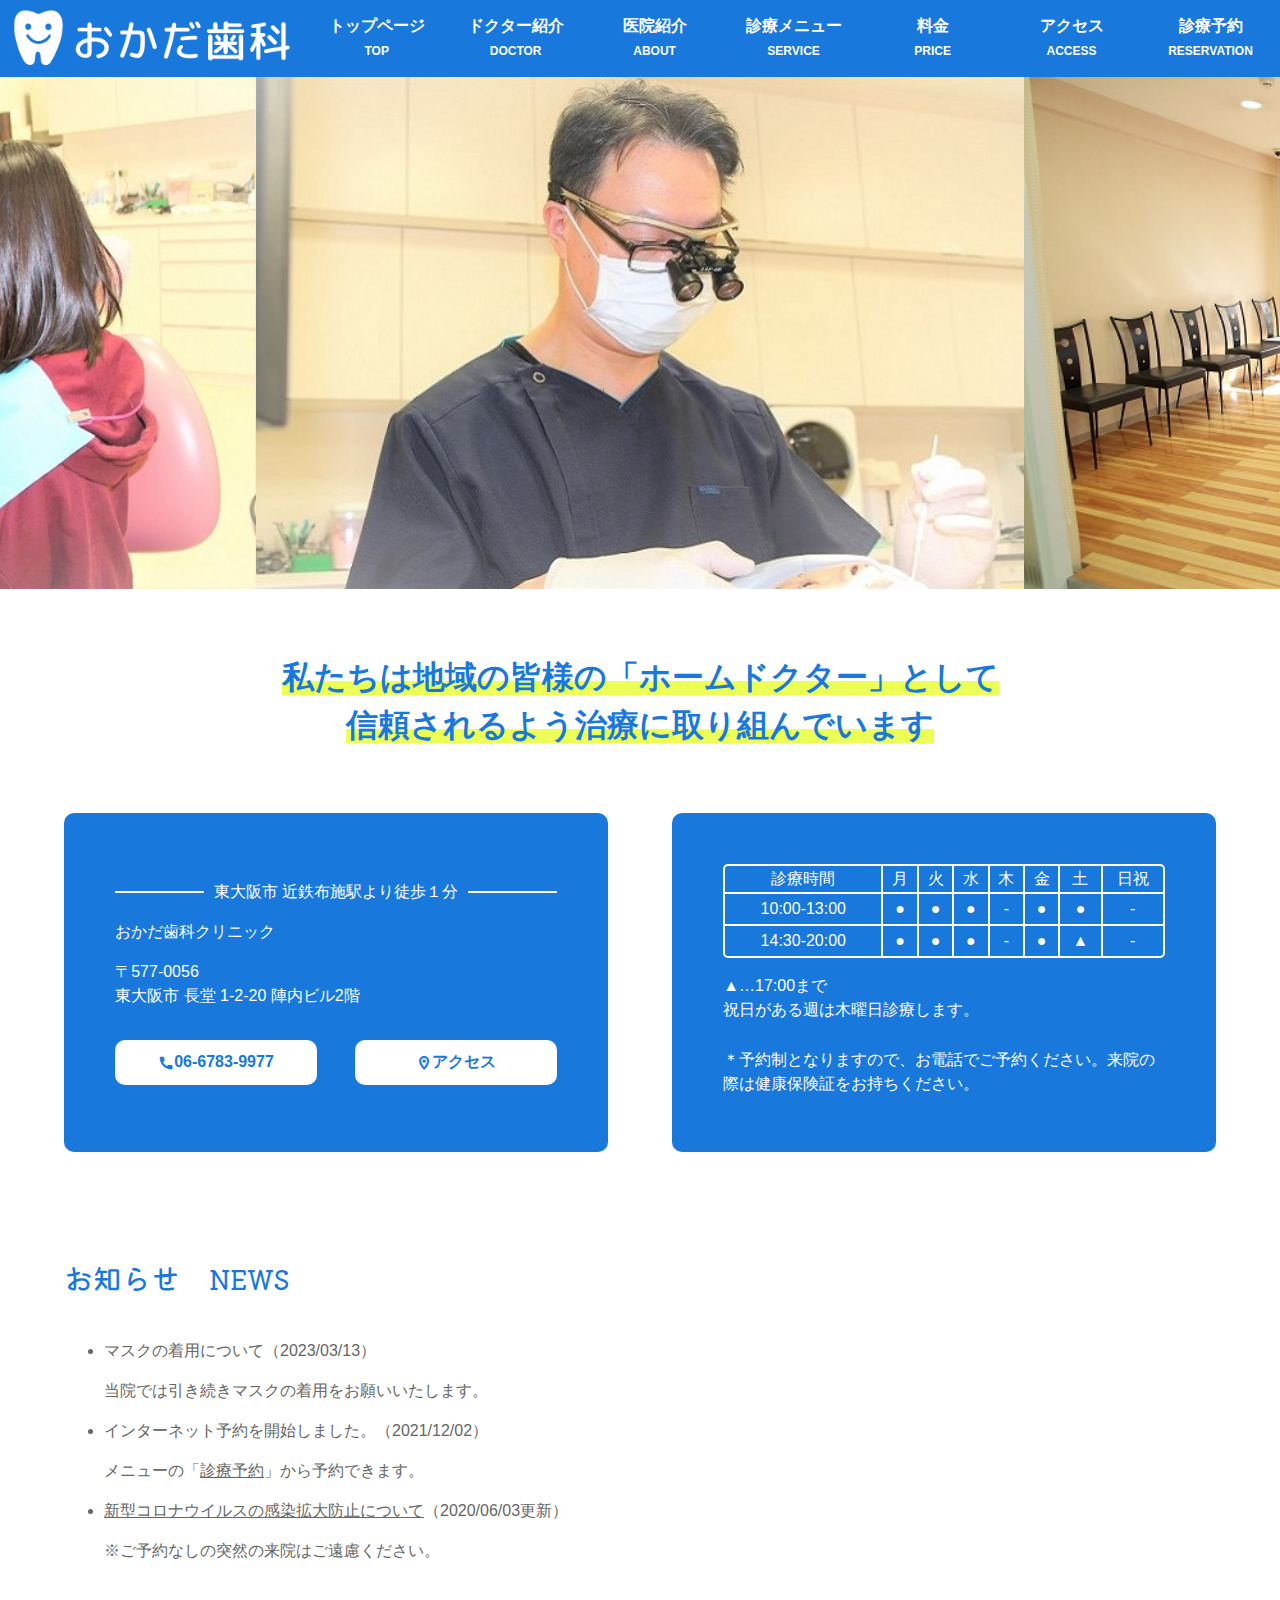
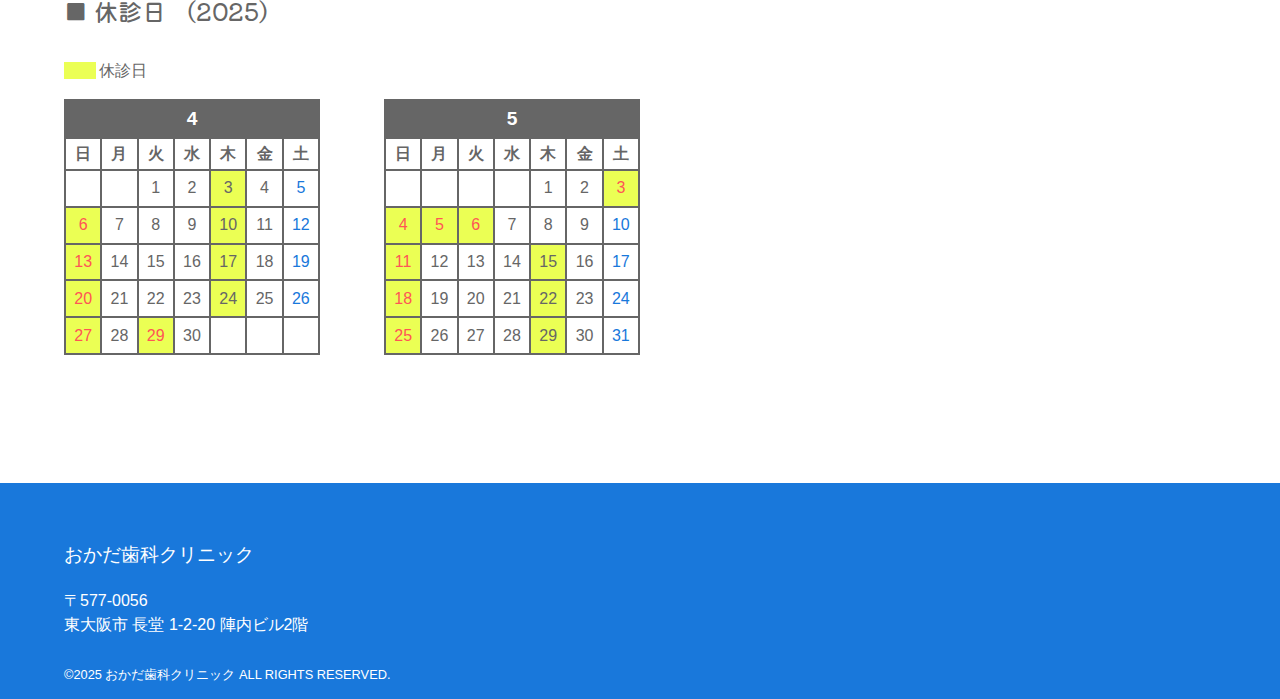
<file: dst/index.html>
<!doctype html><html lang="ja" dir="ltr" prefix="og: http://ogp.me/ns#"><head><script async src="https://www.googletagmanager.com/gtag/js?id=UA-51349924-1"></script><script>function gtag(){dataLayer.push(arguments)}window.dataLayer=window.dataLayer||[],gtag("js",new Date),gtag("config","UA-51349924-1")</script><meta charset="utf-8"><meta http-equiv="X-UA-Compatible" content="IE=edge,chrome=1"><meta name="viewport" content="width=device-width,initial-scale=1,shrink-to-fit=no"><title>東大阪市 近鉄布施駅前の歯科医院・歯医者｜おかだ歯科クリニック</title><meta name="description" content="大阪・東大阪市長堂近鉄布施駅前のおかだ歯科クリニックのホームページです。おかだ歯科クリニックでは患者さまの恐怖心や苦痛を減らすため“痛みの少ない治療”“できるだけ歯を削らずに残す治療”を心がけています。大阪・東大阪で歯のことでお悩みの方は、お気軽にご相談ください。"><meta name="format-detection" content="email=no,telephone=no,address=no"><meta name="theme-color" content="#1978db"><link rel="canonical" href="https://okada-dental.org/"><link rel="stylesheet" href="https://fonts.googleapis.com/css?family=Material+Icons+Outlined"><link rel="stylesheet" href="slick/slick.css"><link rel="stylesheet" href="slick/slick-theme.css"><link rel="preconnect" href="https://fonts.gstatic.com"><link rel="stylesheet" href="https://fonts.googleapis.com/css2?family=Kiwi+Maru:wght@400;500&amp;display=swap"><link rel="stylesheet" href="css/style.css?date=202302021322"><link rel="icon" href="img/common/favicon.ico"><link rel="apple-touch-icon" href="img/common/apple-touch-icon.png"><meta name="msapplication-TileImage" content="img/common/logo.png"><meta name="msapplication-TileColor" content="#1978db"><meta property="og:url" content="https://okada-dental.org/"><meta property="og:title" content="東大阪市 近鉄布施駅前の歯科医院・歯医者｜おかだ歯科クリニック"><meta property="og:site_name"><meta property="og:description" content="大阪・東大阪市長堂近鉄布施駅前のおかだ歯科クリニックのホームページです。おかだ歯科クリニックでは患者さまの恐怖心や苦痛を減らすため“痛みの少ない治療”“できるだけ歯を削らずに残す治療”を心がけています。大阪・東大阪で歯のことでお悩みの方は、お気軽にご相談ください。"><meta property="og:type" content="website"><meta property="og:image" content="https://okada-dental.org/img/common/ogp.jpg"><meta property="og:image:alt" content="大阪・東大阪市長堂布施駅前のおかだ歯科クリニック"><meta property="og:locale" content="ja_JP"><meta name="twitter:card" content="summary_large_image"></head><body class="top"><header class="header"><h1 class="headerLogo"><a href="index.html"><img src="img/common/logo.png" alt="大阪・東大阪市長堂布施駅前のおかだ歯科クリニック"></a></h1><nav class="headerNavSp"><ul class="headerNavSp__menu"><li class="headerNavSp__menu__item--1"><a href="tel:0667839977"></a></li><li class="headerNavSp__menu__item--2"><a href="access.html"></a></li></ul></nav><nav class="headerNavPc"><ul class="headerNavPc__menu"><li class="headerNavPc__menu__item"><a href="index.html">トップページ<br><span>TOP</span></a></li><li class="headerNavPc__menu__item"><a href="doctor.html">ドクター紹介<br><span>DOCTOR</span></a></li><li class="headerNavPc__menu__item"><a href="#">医院紹介<br><span>ABOUT</span></a><ul class="headerNavPc__menu__item__submenu"><li class="headerNavPc__menu__item__submenu__item"><a href="concept.html">医院の特徴<br><span>CONCEPT</span></a></li><li class="headerNavPc__menu__item__submenu__item"><a href="facility.html">院内紹介<br><span>FACILITY</span></a></li></ul></li><li class="headerNavPc__menu__item"><a href="#">診療メニュー<br><span>SERVICE</span></a><ul class="headerNavPc__menu__item__submenu"><li class="headerNavPc__menu__item__submenu__item"><a href="general.html">一般歯科<br><span>GENERAL</span></a></li><li class="headerNavPc__menu__item__submenu__item"><a href="perio.html">歯周病<br><span>PERIO</span></a></li><li class="headerNavPc__menu__item__submenu__item"><a href="orthodontic.html">矯正歯科<br><span>ORTHODONTIC</span></a></li><li class="headerNavPc__menu__item__submenu__item"><a href="ceramic.html">セラミック治療<br><span>CERAMIC</span></a></li><li class="headerNavPc__menu__item__submenu__item"><a href="whitening.html">ホワイトニング<br><span>WHITENING</span></a></li><li class="headerNavPc__menu__item__submenu__item"><a href="implant.html">インプラント治療<br><span>IMPLANT</span></a></li><li class="headerNavPc__menu__item__submenu__item"><a href="denture.html">入れ歯の治療<br><span>DENTURE</span></a></li></ul></li><li class="headerNavPc__menu__item"><a href="price.html">料金<br><span>PRICE</span></a></li><li class="headerNavPc__menu__item"><a href="access.html">アクセス<br><span>ACCESS</span></a></li><li class="headerNavPc__menu__item"><a href="reservation.html">診療予約<br><span>RESERVATION</span></a></li></ul></nav></header><nav class="gnav"><div class="gnavToggle"><span class="gnavToggle__btn--open"></span></div><nav class="navContent"><ul class="navContent__menu"><li class="navContent__menu__item"><a href="index.html">トップページ&emsp;<span>TOP</span></a></li><li class="navContent__menu__item"><a href="doctor.html">ドクター紹介&emsp;<span>DOCTOR</span></a></li><li class="navContent__menu__item"><a href="#">医院紹介&emsp;<span>ABOUT</span></a><ul class="navContent__menu__item__submenu"><li class="navContent__menu__item__submenu__item"><a href="concept.html">医院の特徴&emsp;<span>CONCEPT</span></a></li><li class="navContent__menu__item__submenu__item"><a href="facility.html">院内紹介&emsp;<span>FACILITY</span></a></li></ul></li><li class="navContent__menu__item"><a href="#">診療メニュー&emsp;<span>SERVICE</span></a><ul class="navContent__menu__item__submenu"><li class="navContent__menu__item__submenu__item"><a href="general.html">一般歯科&emsp;<span>GENERAL</span></a></li><li class="navContent__menu__item__submenu__item"><a href="perio.html">歯周病&emsp;<span>PERIO</span></a></li><li class="navContent__menu__item__submenu__item"><a href="orthodontic.html">矯正歯科&emsp;<span>ORTHODONTIC</span></a></li><li class="navContent__menu__item__submenu__item"><a href="ceramic.html">セラミック治療&emsp;<span>CERAMIC</span></a></li><li class="navContent__menu__item__submenu__item"><a href="whitening.html">ホワイトニング&emsp;<span>WHITENING</span></a></li><li class="navContent__menu__item__submenu__item"><a href="implant.html">インプラント治療&emsp;<span>IMPLANT</span></a></li><li class="navContent__menu__item__submenu__item"><a href="denture.html">入れ歯の治療&emsp;<span>DENTURE</span></a></li></ul></li><li class="navContent__menu__item"><a href="price.html">料金&emsp;<span>PRICE</span></a></li><li class="navContent__menu__item"><a href="access.html">アクセス&emsp;<span>ACCESS</span></a></li><li class="navContent__menu__item"><a href="reservation.html">診療予約&emsp;<span>RESERVATION</span></a></li></ul></nav></nav><main class="top__main"><div class="atf"><div class="atf__imgs"><figure><img src="img/top/hero-1.jpg" alt="治療の様子｜大阪・東大阪市長堂布施駅前のおかだ歯科クリニック"></figure><figure><img src="img/top/hero-2.jpg" alt="待合室｜大阪・東大阪市長堂布施駅前のおかだ歯科クリニック"></figure><figure><img src="img/top/hero-3.jpg" alt="カウンセリングの様子｜大阪・東大阪市長堂布施駅前のおかだ歯科クリニック"></figure></div><p class="atf__msg"><span>私たちは地域の皆様の「ホームドクター」として<br>信頼されるよう治療に取り組んでいます</span></p></div><section class="info"><div class="info__clinic"><p class="info__clinic__dir"><span>東大阪市 近鉄布施駅より徒歩１分</span></p><p class="info__clinic__name">おかだ歯科クリニック</p><p class="info__clinic__address">〒577-0056<br>東大阪市 長堂 1-2-20 陣内ビル2階</p><div class="info__clinic__btn"><p class="info__clinic__btn__tel"><a href="tel:0667839977">06-6783-9977</a></p><p class="info__clinic__btn__access"><a href="access.html">アクセス</a></p></div></div><div class="info__hours"><table class="info__hours__table"><tr><th>診療時間</th><th>月</th><th>火</th><th>水</th><th>木</th><th>金</th><th>土</th><th>日祝</th></tr><tr><th>10:00-13:00</th><td>●</td><td>●</td><td>●</td><td>&thinsp;-&thinsp;</td><td>●</td><td>●</td><td>&thinsp;-&thinsp;</td></tr><tr><th>14:30-20:00</th><td>●</td><td>●</td><td>●</td><td>&thinsp;-&thinsp;</td><td>●</td><td>▲</td><td>&thinsp;-&thinsp;</td></tr></table><p class="info__hours__attent">▲…17:00まで<br>祝日がある週は木曜日診療します。</p><p class="info__hours__reserv">＊予約制となりますので、お電話でご予約ください。来院の際は健康保険証をお持ちください。</p></div></section><section class="news"><h2 class="ttl--1">お知らせ&emsp;<span>NEWS</span></h2><ul class="news__item"><li>マスクの着用について（2023/03/13）<p>当院では引き続きマスクの着用をお願いいたします。</p></li><li>インターネット予約を開始しました。（2021/12/02）<p>メニューの「<a href="reservation.html">診療予約</a>」から予約できます。</p></li><li><a href="covid19.html">新型コロナウイルスの感染拡大防止について</a>（2020/06/03更新）<p>※ご予約なしの突然の来院はご遠慮ください。</p></li></ul><h3 class="ttl--2"><span>■&ensp;休診日&ensp;（2025）</span></h3><p class="news__color"><span class="closed">&emsp;&emsp;</span>&thinsp;休診日</p><div class="news__cal"><table class="news__cal__table"><tr class="news__cal__table__m"><th colspan="7">4</th></tr><tr class="news__cal__table__dH"><th>日</th><th>月</th><th>火</th><th>水</th><th>木</th><th>金</th><th>土</th></tr><tr class="news__cal__table__d"></tr><td class="empty"></td><td class="empty"></td><td>1</td><td>2</td><td class="closed">3</td><td>4</td><td>5</td><tr class="news__cal__table__d"></tr><td>6</td><td>7</td><td>8</td><td>9</td><td class="closed">10</td><td>11</td><td>12</td><tr class="news__cal__table__d"></tr><td>13</td><td>14</td><td>15</td><td>16</td><td class="closed">17</td><td>18</td><td>19</td><tr class="news__cal__table__d"></tr><td>20</td><td>21</td><td>22</td><td>23</td><td class="closed">24</td><td>25</td><td>26</td><tr class="news__cal__table__d"></tr><td>27</td><td>28</td><td class="holiday">29</td><td>30</td><td class="empty"></td><td class="empty"></td><td class="empty"></td></table><table class="news__cal__table"><tr class="news__cal__table__m"><th colspan="7">5</th></tr><tr class="news__cal__table__dH"><th>日</th><th>月</th><th>火</th><th>水</th><th>木</th><th>金</th><th>土</th></tr><tr class="news__cal__table__d"></tr><td class="empty"></td><td class="empty"></td><td class="empty"></td><td class="empty"></td><td>1</td><td>2</td><td class="holiday">3</td><tr class="news__cal__table__d"></tr><td>4</td><td class="holiday">5</td><td class="holiday">6</td><td>7</td><td>8</td><td>9</td><td>10</td><tr class="news__cal__table__d"></tr><td>11</td><td>12</td><td>13</td><td>14</td><td class="closed">15</td><td>16</td><td>17</td><tr class="news__cal__table__d"></tr><td>18</td><td>19</td><td>20</td><td>21</td><td class="closed">22</td><td>23</td><td>24</td><tr class="news__cal__table__d"></tr><td>25</td><td>26</td><td>27</td><td>28</td><td class="closed">29</td><td>30</td><td>31</td></table></div></section></main><footer class="footer"><p class="footer__name">おかだ歯科クリニック</p><p class="footer__address">〒577-0056<br>東大阪市 長堂 1-2-20 陣内ビル2階</p><small class="footer__copyright">&copy;2025 おかだ歯科クリニック ALL RIGHTS RESERVED.</small></footer><script src="https://ajax.googleapis.com/ajax/libs/jquery/3.6.0/jquery.min.js"></script><script src="slick/slick.min.js"></script><script src="js/nav.js"></script><script src="js/carousel.js"></script><script type="application/ld+json">{
        "@context": "https://schema.org",
        "@type": "Dentist",
        "description": "大阪・東大阪市長堂近鉄布施駅前のおかだ歯科クリニックのホームページです。おかだ歯科クリニックでは患者さまの恐怖心や苦痛を減らすため“痛みの少ない治療”“できるだけ歯を削らずに残す治療”を心がけています。大阪・東大阪で歯のことでお悩みの方は、お気軽にご相談ください。",
        "image": {
          "@type": "ImageObject",
          "url": "https://okada-dental.org/img/common/ogp.jpg"
        },
        "name": "東大阪市 近鉄布施駅前の歯科医院・歯医者｜おかだ歯科クリニック",
        "alternateName": "okada dental clinic",
        "url": "https://okada-dental.org/",
        "logo": "https://okada-dental.org/img/logo.png",
        "currenciesAccepted": "JPY",
        "telephone": "06-6783-9977",
        // 営業時間
        "openingHoursSpecification":[
          {
            "@type": "OpeningHoursSpecification",
            "dayOfWeek":[
              "Monday",
              "Tuesday",
              "Wednesday",
              "Friday",
              "Saturday"
            ],
            "opens": "10:00",
            "closes": "13:00"
          },
          {
            "@type": "OpeningHoursSpecification",
            "dayOfWeek":[
              "Monday",
              "Tuesday",
              "Wednesday",
              "Friday"
            ],
            "opens": "14:30",
            "closes": "20:00"
          },
          {
            "@type":"OpeningHoursSpecification",
            "dayOfWeek":"Saturday",
            "opens": "14:30",
            "closes": "17:00"
          }
        ],
        // 住所
        "address": {
          "@type": "PostalAddress",
          "streetAddress":"長堂 1-2-20 陣内ビル2階",
          "addressLocality":"東大阪市",
          "addressRegion":"大阪府",
          "postalCode":"577-0056",
          "addressCountry":"JP"
        },
        // 位置情報
        "geo": {
          "@type":"GeoCoordinates",
          "latitude":"34.66456",
          "longitude":"135.562453"
        }
      }</script><script type="application/ld+json">{
        "@context":"https://schema.org",
        "@type":"BreadcrumbList",
        "itemListElement":{
          "@type":"ListItem",
          "position":1,
          "name":"トップページ",
          "item":"https://okada-dental.org/"
        }
      }</script></body></html>
</file>
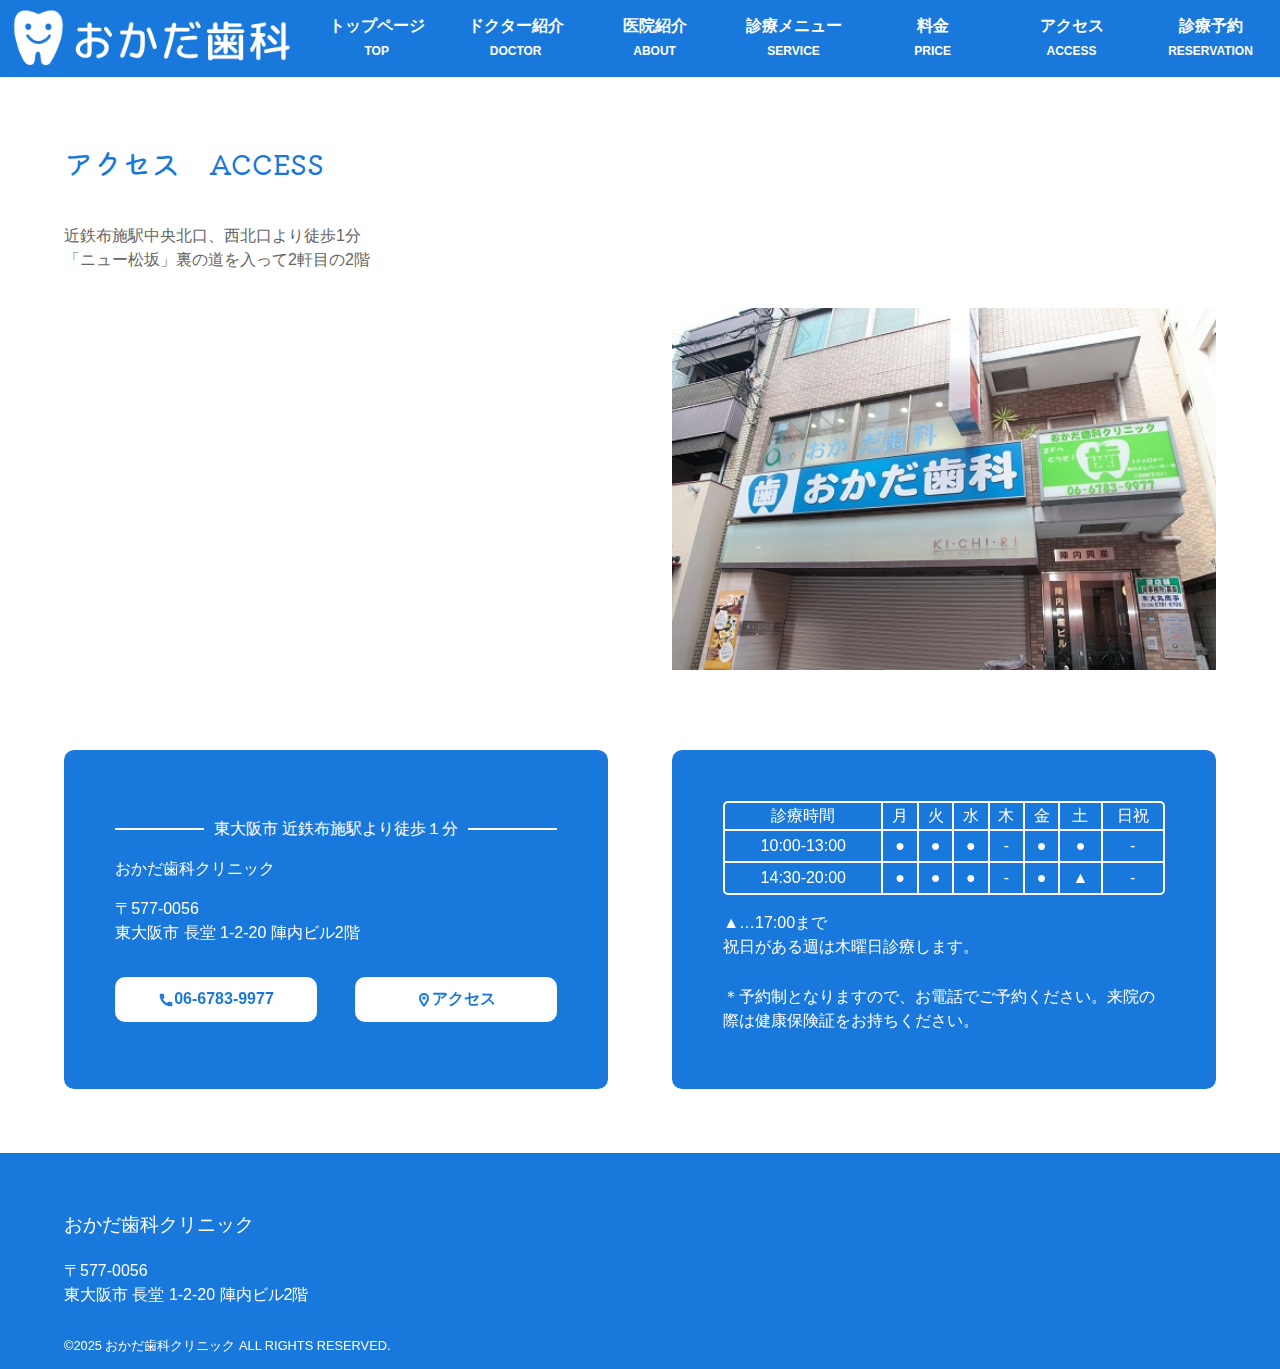
<file: dst/access.html>
<!doctype html><html lang="ja" dir="ltr" prefix="og: http://ogp.me/ns#"><head><script async src="https://www.googletagmanager.com/gtag/js?id=UA-51349924-1"></script><script>function gtag(){dataLayer.push(arguments)}window.dataLayer=window.dataLayer||[],gtag("js",new Date),gtag("config","UA-51349924-1")</script><meta charset="utf-8"><meta http-equiv="X-UA-Compatible" content="IE=edge,chrome=1"><meta name="viewport" content="width=device-width,initial-scale=1,shrink-to-fit=no"><title>アクセス｜東大阪市 近鉄布施駅前の歯科医院・歯医者｜おかだ歯科クリニック</title><meta name="description" content="大阪・東大阪市長堂近鉄布施駅前のおかだ歯科クリニックのアクセスページです。近鉄布施駅の前、北側にある陣内ビルの2階にあります。平日は20時まで、土曜は17時まで診療しています。"><meta name="format-detection" content="email=no,telephone=no,address=no"><meta name="theme-color" content="#1978db"><link rel="canonical" href="https://okada-dental.org/access.html"><link rel="stylesheet" href="https://fonts.googleapis.com/css?family=Material+Icons+Outlined"><link rel="stylesheet" href="slick/slick.css"><link rel="stylesheet" href="slick/slick-theme.css"><link rel="preconnect" href="https://fonts.gstatic.com"><link rel="stylesheet" href="https://fonts.googleapis.com/css2?family=Kiwi+Maru:wght@400;500&amp;display=swap"><link rel="stylesheet" href="css/style.css?date=202302021322"><link rel="icon" href="img/common/favicon.ico"><link rel="apple-touch-icon" href="img/common/apple-touch-icon.png"><meta name="msapplication-TileImage" content="img/common/logo.png"><meta name="msapplication-TileColor" content="#1978db"><meta property="og:url" content="https://okada-dental.org/access.html"><meta property="og:title" content="アクセス｜東大阪市 近鉄布施駅前の歯科医院・歯医者｜おかだ歯科クリニック"><meta property="og:site_name"><meta property="og:description" content="大阪・東大阪市長堂近鉄布施駅前のおかだ歯科クリニックのアクセスページです。近鉄布施駅の前、北側にある陣内ビルの2階にあります。平日は20時まで、土曜は17時まで診療しています。"><meta property="og:type" content="website"><meta property="og:image" content="https://okada-dental.org/img/common/ogp.jpg"><meta property="og:image:alt" content=""><meta property="og:locale" content="ja_JP"><meta name="twitter:card" content="summary_large_image"></head><body class="access"><header class="header"><p class="headerLogo"><a href="index.html"><img src="img/common/logo.png" alt="大阪・東大阪市長堂布施駅前のおかだ歯科クリニック"></a></p><nav class="headerNavSp"><ul class="headerNavSp__menu"><li class="headerNavSp__menu__item--1"><a href="tel:0667839977"></a></li><li class="headerNavSp__menu__item--2"><a href="access.html"></a></li></ul></nav><nav class="headerNavPc"><ul class="headerNavPc__menu"><li class="headerNavPc__menu__item"><a href="index.html">トップページ<br><span>TOP</span></a></li><li class="headerNavPc__menu__item"><a href="doctor.html">ドクター紹介<br><span>DOCTOR</span></a></li><li class="headerNavPc__menu__item"><a href="#">医院紹介<br><span>ABOUT</span></a><ul class="headerNavPc__menu__item__submenu"><li class="headerNavPc__menu__item__submenu__item"><a href="concept.html">医院の特徴<br><span>CONCEPT</span></a></li><li class="headerNavPc__menu__item__submenu__item"><a href="facility.html">院内紹介<br><span>FACILITY</span></a></li></ul></li><li class="headerNavPc__menu__item"><a href="#">診療メニュー<br><span>SERVICE</span></a><ul class="headerNavPc__menu__item__submenu"><li class="headerNavPc__menu__item__submenu__item"><a href="general.html">一般歯科<br><span>GENERAL</span></a></li><li class="headerNavPc__menu__item__submenu__item"><a href="perio.html">歯周病<br><span>PERIO</span></a></li><li class="headerNavPc__menu__item__submenu__item"><a href="orthodontic.html">矯正歯科<br><span>ORTHODONTIC</span></a></li><li class="headerNavPc__menu__item__submenu__item"><a href="ceramic.html">セラミック治療<br><span>CERAMIC</span></a></li><li class="headerNavPc__menu__item__submenu__item"><a href="whitening.html">ホワイトニング<br><span>WHITENING</span></a></li><li class="headerNavPc__menu__item__submenu__item"><a href="implant.html">インプラント治療<br><span>IMPLANT</span></a></li><li class="headerNavPc__menu__item__submenu__item"><a href="denture.html">入れ歯の治療<br><span>DENTURE</span></a></li></ul></li><li class="headerNavPc__menu__item"><a href="price.html">料金<br><span>PRICE</span></a></li><li class="headerNavPc__menu__item"><a href="access.html">アクセス<br><span>ACCESS</span></a></li><li class="headerNavPc__menu__item"><a href="reservation.html">診療予約<br><span>RESERVATION</span></a></li></ul></nav></header><nav class="gnav"><div class="gnavToggle"><span class="gnavToggle__btn--open"></span></div><nav class="navContent"><ul class="navContent__menu"><li class="navContent__menu__item"><a href="index.html">トップページ&emsp;<span>TOP</span></a></li><li class="navContent__menu__item"><a href="doctor.html">ドクター紹介&emsp;<span>DOCTOR</span></a></li><li class="navContent__menu__item"><a href="#">医院紹介&emsp;<span>ABOUT</span></a><ul class="navContent__menu__item__submenu"><li class="navContent__menu__item__submenu__item"><a href="concept.html">医院の特徴&emsp;<span>CONCEPT</span></a></li><li class="navContent__menu__item__submenu__item"><a href="facility.html">院内紹介&emsp;<span>FACILITY</span></a></li></ul></li><li class="navContent__menu__item"><a href="#">診療メニュー&emsp;<span>SERVICE</span></a><ul class="navContent__menu__item__submenu"><li class="navContent__menu__item__submenu__item"><a href="general.html">一般歯科&emsp;<span>GENERAL</span></a></li><li class="navContent__menu__item__submenu__item"><a href="perio.html">歯周病&emsp;<span>PERIO</span></a></li><li class="navContent__menu__item__submenu__item"><a href="orthodontic.html">矯正歯科&emsp;<span>ORTHODONTIC</span></a></li><li class="navContent__menu__item__submenu__item"><a href="ceramic.html">セラミック治療&emsp;<span>CERAMIC</span></a></li><li class="navContent__menu__item__submenu__item"><a href="whitening.html">ホワイトニング&emsp;<span>WHITENING</span></a></li><li class="navContent__menu__item__submenu__item"><a href="implant.html">インプラント治療&emsp;<span>IMPLANT</span></a></li><li class="navContent__menu__item__submenu__item"><a href="denture.html">入れ歯の治療&emsp;<span>DENTURE</span></a></li></ul></li><li class="navContent__menu__item"><a href="price.html">料金&emsp;<span>PRICE</span></a></li><li class="navContent__menu__item"><a href="access.html">アクセス&emsp;<span>ACCESS</span></a></li><li class="navContent__menu__item"><a href="reservation.html">診療予約&emsp;<span>RESERVATION</span></a></li></ul></nav></nav><main class="access__main"><h1 class="ttl--1">アクセス&emsp;<span>ACCESS</span></h1><p>近鉄布施駅中央北口、西北口より徒歩1分<br>「ニュー松坂」裏の道を入って2軒目の2階</p><div class="access__img"><div class="access__img__item"><iframe src="https://www.google.com/maps/embed?pb=!1m14!1m8!1m3!1d13126.438573411022!2d135.562453!3d34.66456!3m2!1i1024!2i768!4f13.1!3m3!1m2!1s0x0%3A0x316f9ea1381140a3!2z44GK44GL44Gg5q2v56eR44Kv44Oq44OL44OD44Kv!5e0!3m2!1sja!2sjp!4v1583907150361!5m2!1sja!2sjp" width="100%" height="100%" frameborder="0" style="border:0" allowfullscreen aria-hidden="false" tabindex="0"></iframe></div><div class="access__img__item"><img src="img/access/outer.jpg" alt="大阪・東大阪市長堂布施駅前のおかだ歯科クリニックの外観"></div></div><section class="access__info"><div class="access__info__clinic"><p class="access__info__clinic__dir"><span>東大阪市 近鉄布施駅より徒歩１分</span></p><p class="access__info__clinic__name">おかだ歯科クリニック</p><p class="access__info__clinic__address">〒577-0056<br>東大阪市 長堂 1-2-20 陣内ビル2階</p><div class="access__info__clinic__btn"><p class="access__info__clinic__btn__tel"><a href="tel:0667839977">06-6783-9977</a></p><p class="access__info__clinic__btn__access"><a href="access.html">アクセス</a></p></div></div><div class="access__info__hours"><table class="access__info__hours__table"><tr><th>診療時間</th><th>月</th><th>火</th><th>水</th><th>木</th><th>金</th><th>土</th><th>日祝</th></tr><tr><th>10:00-13:00</th><td>●</td><td>●</td><td>●</td><td>&thinsp;-&thinsp;</td><td>●</td><td>●</td><td>&thinsp;-&thinsp;</td></tr><tr><th>14:30-20:00</th><td>●</td><td>●</td><td>●</td><td>&thinsp;-&thinsp;</td><td>●</td><td>▲</td><td>&thinsp;-&thinsp;</td></tr></table><p class="access__info__hours__attent">▲…17:00まで<br>祝日がある週は木曜日診療します。</p><p class="access__info__hours__reserv">＊予約制となりますので、お電話でご予約ください。来院の際は健康保険証をお持ちください。</p></div></section></main><footer class="footer"><p class="footer__name">おかだ歯科クリニック</p><p class="footer__address">〒577-0056<br>東大阪市 長堂 1-2-20 陣内ビル2階</p><small class="footer__copyright">&copy;2025 おかだ歯科クリニック ALL RIGHTS RESERVED.</small></footer><script src="https://ajax.googleapis.com/ajax/libs/jquery/3.6.0/jquery.min.js"></script><script src="slick/slick.min.js"></script><script src="js/nav.js"></script><script type="application/ld+json">{
        "@context":"https://schema.org",
        "@type":"BreadcrumbList",
        "itemListElement": [
          {
            "@type":"ListItem",
            "position":1,
            "name":"トップページ",
            "item":"https://okada-dental.org/"
          },
          {
            "@type":"ListItem",
            "position":2,
            "name":"アクセス",
            "item":"https://okada-dental.org/access.html"
          }
        ]
      }</script></body></html>
</file>
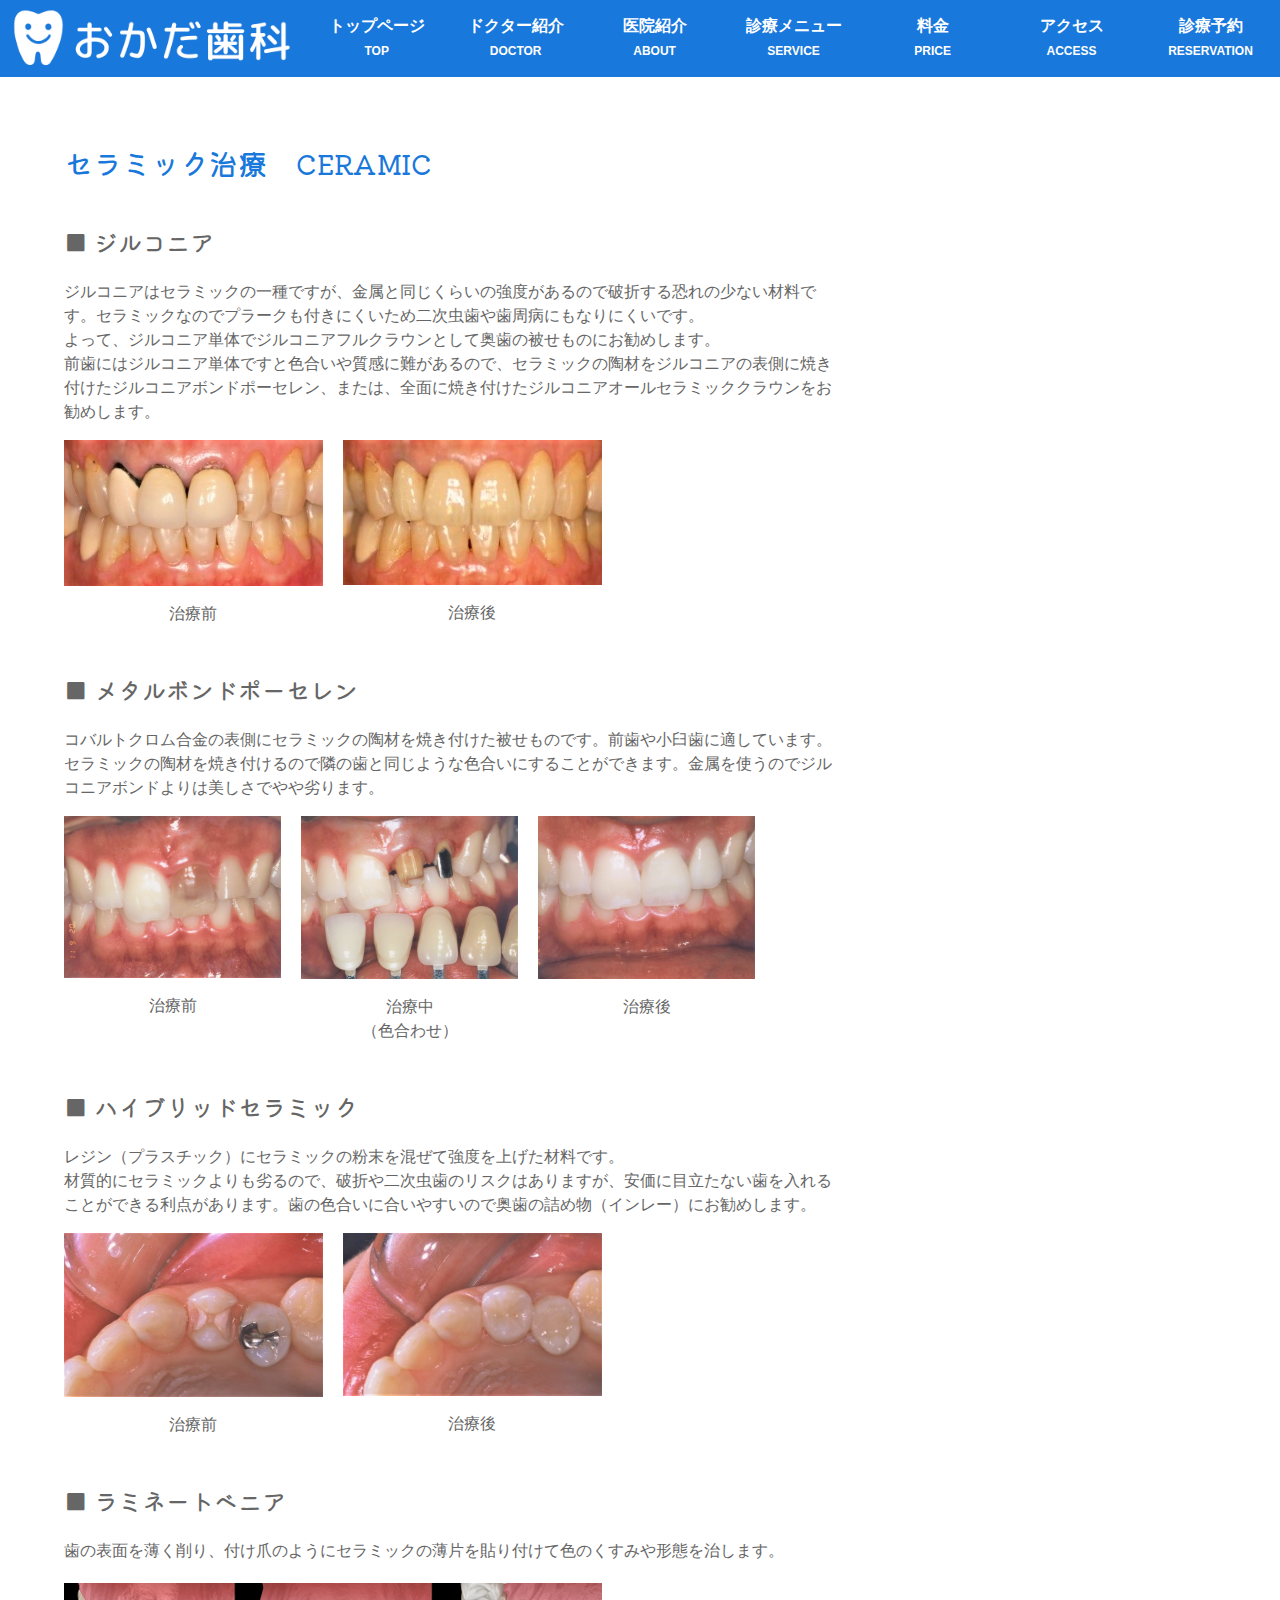
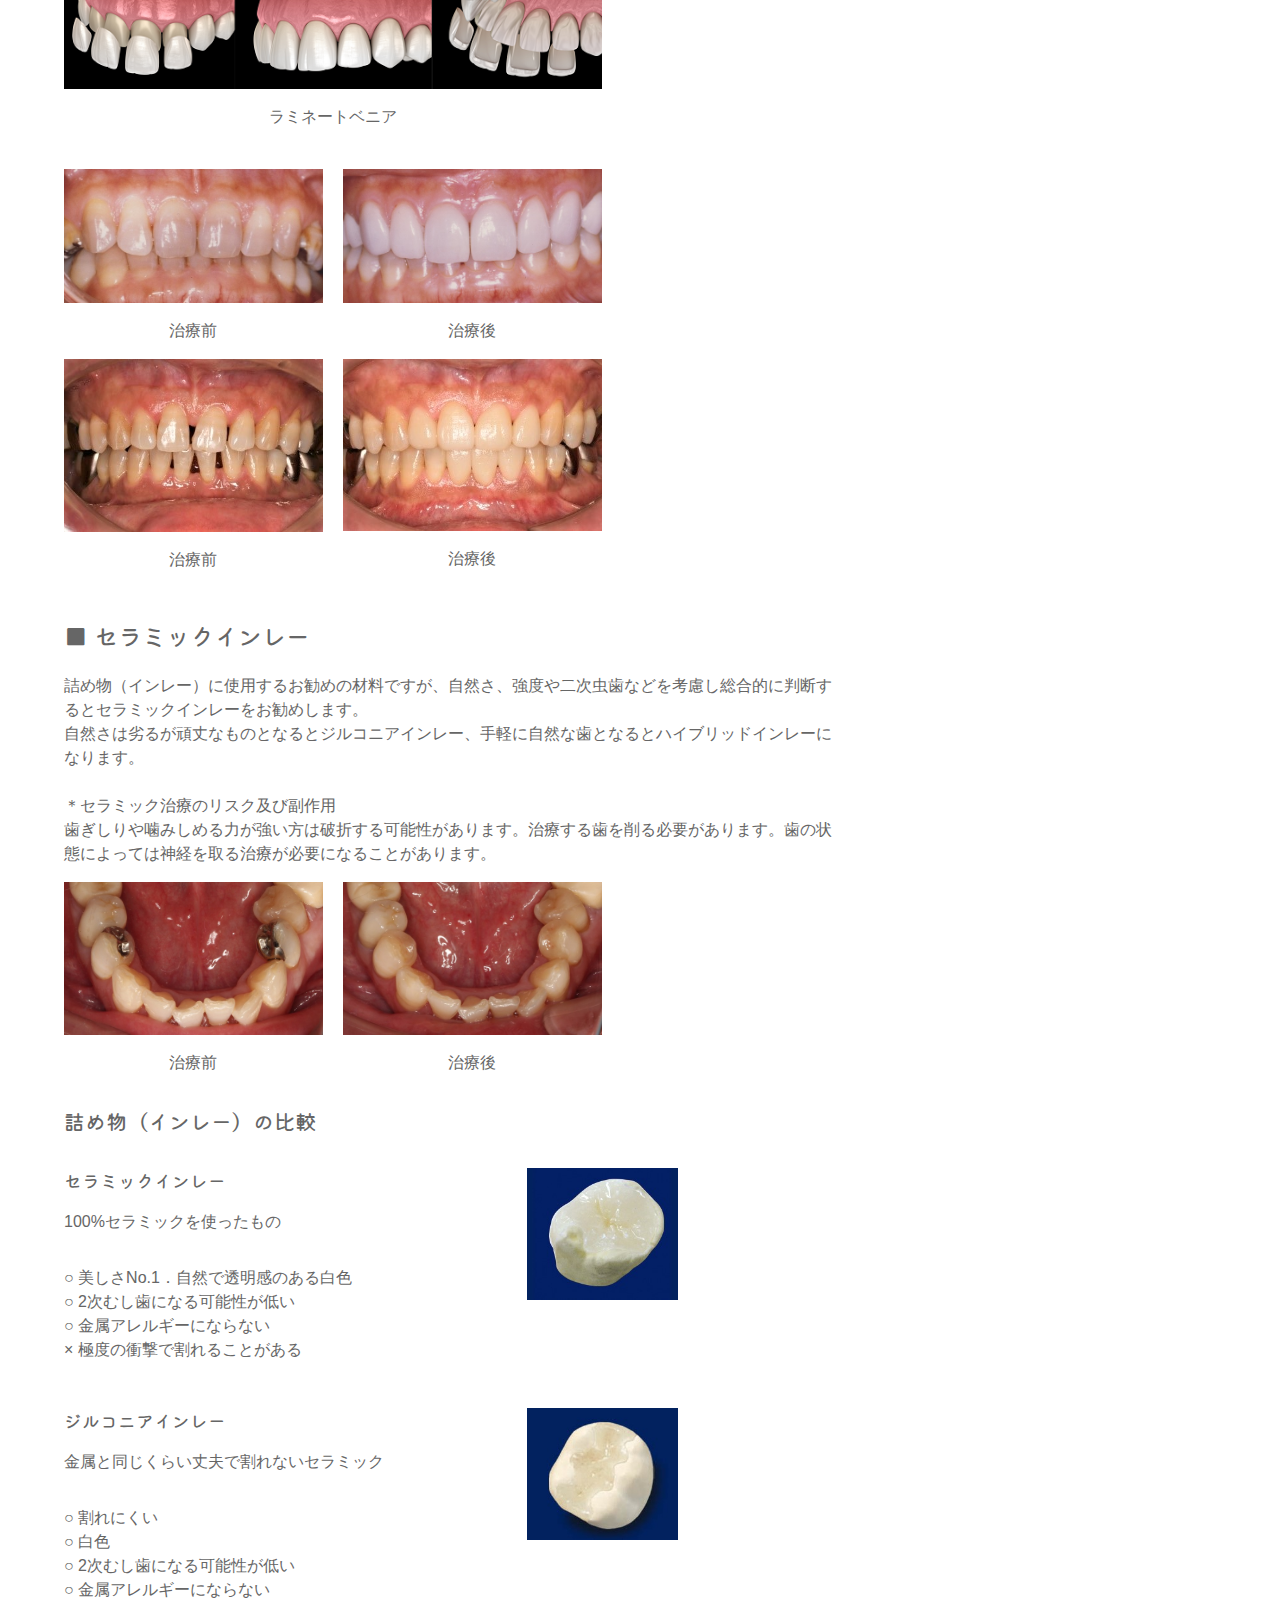
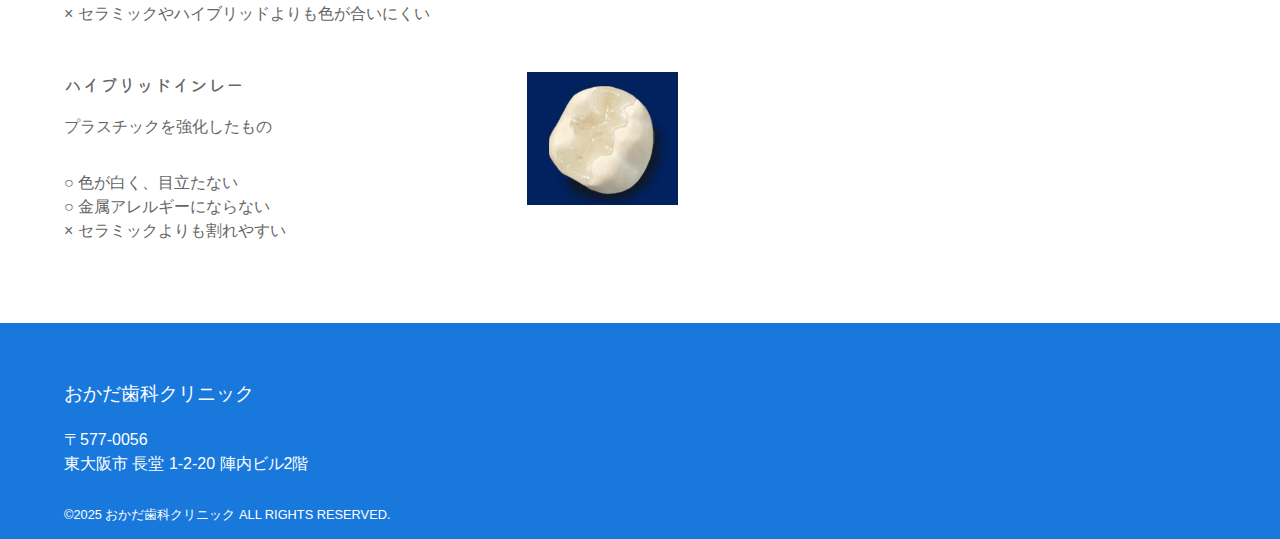
<file: dst/ceramic.html>
<!doctype html><html lang="ja" dir="ltr" prefix="og: http://ogp.me/ns#"><head><script async src="https://www.googletagmanager.com/gtag/js?id=UA-51349924-1"></script><script>function gtag(){dataLayer.push(arguments)}window.dataLayer=window.dataLayer||[],gtag("js",new Date),gtag("config","UA-51349924-1")</script><meta charset="utf-8"><meta http-equiv="X-UA-Compatible" content="IE=edge,chrome=1"><meta name="viewport" content="width=device-width,initial-scale=1,shrink-to-fit=no"><title>セラミック治療｜東大阪市 近鉄布施駅前の歯科医院・歯医者｜おかだ歯科クリニック</title><meta name="description" content="変色した前歯や奥歯の金属が気になっている方は多いと思います。また、治療した歯が虫歯や歯周病にならずより長く健康であることを望んでいると思います。見た目の美しさと歯の健康を併せ持った治療がセラミック治療です。おかだ歯科クリニックは、東大阪市の近鉄布施駅前にて開院当初から審美に重点を置いた治療を行ってきました。大阪・東大阪でご自身の歯をきれいにしたいと思われている方は、お気軽にご相談ください。"><meta name="format-detection" content="email=no,telephone=no,address=no"><meta name="theme-color" content="#1978db"><link rel="canonical" href="https://okada-dental.org/ceramic.html"><link rel="stylesheet" href="https://fonts.googleapis.com/css?family=Material+Icons+Outlined"><link rel="stylesheet" href="slick/slick.css"><link rel="stylesheet" href="slick/slick-theme.css"><link rel="preconnect" href="https://fonts.gstatic.com"><link rel="stylesheet" href="https://fonts.googleapis.com/css2?family=Kiwi+Maru:wght@400;500&amp;display=swap"><link rel="stylesheet" href="css/style.css?date=202302021322"><link rel="icon" href="img/common/favicon.ico"><link rel="apple-touch-icon" href="img/common/apple-touch-icon.png"><meta name="msapplication-TileImage" content="img/common/logo.png"><meta name="msapplication-TileColor" content="#1978db"><meta property="og:url" content="https://okada-dental.org/ceramic.html"><meta property="og:title" content="セラミック治療｜東大阪市 近鉄布施駅前の歯科医院・歯医者｜おかだ歯科クリニック"><meta property="og:site_name"><meta property="og:description" content="変色した前歯や奥歯の金属が気になっている方は多いと思います。また、治療した歯が虫歯や歯周病にならずより長く健康であることを望んでいると思います。見た目の美しさと歯の健康を併せ持った治療がセラミック治療です。おかだ歯科クリニックは、東大阪市の近鉄布施駅前にて開院当初から審美に重点を置いた治療を行ってきました。大阪・東大阪でご自身の歯をきれいにしたいと思われている方は、お気軽にご相談ください。"><meta property="og:type" content="website"><meta property="og:image" content="https://okada-dental.org/img/common/ogp.jpg"><meta property="og:image:alt" content=""><meta property="og:locale" content="ja_JP"><meta name="twitter:card" content="summary_large_image"></head><body class="ceramic"><header class="header"><p class="headerLogo"><a href="index.html"><img src="img/common/logo.png" alt="大阪・東大阪市長堂布施駅前のおかだ歯科クリニック"></a></p><nav class="headerNavSp"><ul class="headerNavSp__menu"><li class="headerNavSp__menu__item--1"><a href="tel:0667839977"></a></li><li class="headerNavSp__menu__item--2"><a href="access.html"></a></li></ul></nav><nav class="headerNavPc"><ul class="headerNavPc__menu"><li class="headerNavPc__menu__item"><a href="index.html">トップページ<br><span>TOP</span></a></li><li class="headerNavPc__menu__item"><a href="doctor.html">ドクター紹介<br><span>DOCTOR</span></a></li><li class="headerNavPc__menu__item"><a href="#">医院紹介<br><span>ABOUT</span></a><ul class="headerNavPc__menu__item__submenu"><li class="headerNavPc__menu__item__submenu__item"><a href="concept.html">医院の特徴<br><span>CONCEPT</span></a></li><li class="headerNavPc__menu__item__submenu__item"><a href="facility.html">院内紹介<br><span>FACILITY</span></a></li></ul></li><li class="headerNavPc__menu__item"><a href="#">診療メニュー<br><span>SERVICE</span></a><ul class="headerNavPc__menu__item__submenu"><li class="headerNavPc__menu__item__submenu__item"><a href="general.html">一般歯科<br><span>GENERAL</span></a></li><li class="headerNavPc__menu__item__submenu__item"><a href="perio.html">歯周病<br><span>PERIO</span></a></li><li class="headerNavPc__menu__item__submenu__item"><a href="orthodontic.html">矯正歯科<br><span>ORTHODONTIC</span></a></li><li class="headerNavPc__menu__item__submenu__item"><a href="ceramic.html">セラミック治療<br><span>CERAMIC</span></a></li><li class="headerNavPc__menu__item__submenu__item"><a href="whitening.html">ホワイトニング<br><span>WHITENING</span></a></li><li class="headerNavPc__menu__item__submenu__item"><a href="implant.html">インプラント治療<br><span>IMPLANT</span></a></li><li class="headerNavPc__menu__item__submenu__item"><a href="denture.html">入れ歯の治療<br><span>DENTURE</span></a></li></ul></li><li class="headerNavPc__menu__item"><a href="price.html">料金<br><span>PRICE</span></a></li><li class="headerNavPc__menu__item"><a href="access.html">アクセス<br><span>ACCESS</span></a></li><li class="headerNavPc__menu__item"><a href="reservation.html">診療予約<br><span>RESERVATION</span></a></li></ul></nav></header><nav class="gnav"><div class="gnavToggle"><span class="gnavToggle__btn--open"></span></div><nav class="navContent"><ul class="navContent__menu"><li class="navContent__menu__item"><a href="index.html">トップページ&emsp;<span>TOP</span></a></li><li class="navContent__menu__item"><a href="doctor.html">ドクター紹介&emsp;<span>DOCTOR</span></a></li><li class="navContent__menu__item"><a href="#">医院紹介&emsp;<span>ABOUT</span></a><ul class="navContent__menu__item__submenu"><li class="navContent__menu__item__submenu__item"><a href="concept.html">医院の特徴&emsp;<span>CONCEPT</span></a></li><li class="navContent__menu__item__submenu__item"><a href="facility.html">院内紹介&emsp;<span>FACILITY</span></a></li></ul></li><li class="navContent__menu__item"><a href="#">診療メニュー&emsp;<span>SERVICE</span></a><ul class="navContent__menu__item__submenu"><li class="navContent__menu__item__submenu__item"><a href="general.html">一般歯科&emsp;<span>GENERAL</span></a></li><li class="navContent__menu__item__submenu__item"><a href="perio.html">歯周病&emsp;<span>PERIO</span></a></li><li class="navContent__menu__item__submenu__item"><a href="orthodontic.html">矯正歯科&emsp;<span>ORTHODONTIC</span></a></li><li class="navContent__menu__item__submenu__item"><a href="ceramic.html">セラミック治療&emsp;<span>CERAMIC</span></a></li><li class="navContent__menu__item__submenu__item"><a href="whitening.html">ホワイトニング&emsp;<span>WHITENING</span></a></li><li class="navContent__menu__item__submenu__item"><a href="implant.html">インプラント治療&emsp;<span>IMPLANT</span></a></li><li class="navContent__menu__item__submenu__item"><a href="denture.html">入れ歯の治療&emsp;<span>DENTURE</span></a></li></ul></li><li class="navContent__menu__item"><a href="price.html">料金&emsp;<span>PRICE</span></a></li><li class="navContent__menu__item"><a href="access.html">アクセス&emsp;<span>ACCESS</span></a></li><li class="navContent__menu__item"><a href="reservation.html">診療予約&emsp;<span>RESERVATION</span></a></li></ul></nav></nav><main class="ceramic__main"><h1 class="ttl--1">セラミック治療&emsp;<span>CERAMIC</span></h1><section class="ceramic__explain"><h2 class="ttl--2">■&ensp;ジルコニア</h2><p class="ceramic__explain__sentence">ジルコニアはセラミックの一種ですが、金属と同じくらいの強度があるので破折する恐れの少ない材料です。セラミックなのでプラークも付きにくいため二次虫歯や歯周病にもなりにくいです。<br>よって、ジルコニア単体でジルコニアフルクラウンとして奥歯の被せものにお勧めします。<br>前歯にはジルコニア単体ですと色合いや質感に難があるので、セラミックの陶材をジルコニアの表側に焼き付けたジルコニアボンドポーセレン、または、全面に焼き付けたジルコニアオールセラミッククラウンをお勧めします。</p><div class="imgs2"><div class="imgs2__item"><img src="img/ceramic/zirconiaBf.jpg" alt="ジルコニア治療前"><p>治療前</p></div><div class="imgs2__item"><img src="img/ceramic/zirconiaAf.jpg" alt="ジルコニア治療後"><p>治療後</p></div></div></section><section class="ceramic__explain"><h2 class="ttl--2">■&ensp;メタルボンドポーセレン</h2><p class="ceramic__explain__sentence">コバルトクロム合金の表側にセラミックの陶材を焼き付けた被せものです。前歯や小臼歯に適しています。<br>セラミックの陶材を焼き付けるので隣の歯と同じような色合いにすることができます。金属を使うのでジルコニアボンドよりは美しさでやや劣ります。</p><div class="imgs3"><div class="imgs3__item"><img src="img/ceramic/metalBondBf.jpg" alt="メタルボンドポーセレン治療前"><p>治療前</p></div><div class="imgs3__item"><img src="img/ceramic/metalBond.jpg" alt="メタルボンドポーセレン治療中&amp;ensp;色合わせ"><p>治療中<br>（色合わせ）</p></div><div class="imgs3__item"><img src="img/ceramic/metalBondAf.jpg" alt="メタルボンドポーセレン治療後"><p>治療後</p></div></div></section><section class="ceramic__explain"><h2 class="ttl--2">■&ensp;ハイブリッドセラミック</h2><p class="ceramic__explain__sentence">レジン（プラスチック）にセラミックの粉末を混ぜて強度を上げた材料です。<br>材質的にセラミックよりも劣るので、破折や二次虫歯のリスクはありますが、安価に目立たない歯を入れることができる利点があります。歯の色合いに合いやすいので奥歯の詰め物（インレー）にお勧めします。</p><div class="imgs2"><div class="imgs2__item"><img src="img/ceramic/hybridBf.jpg" alt="ハイブリッドセラミック治療前"><p>治療前</p></div><div class="imgs2__item"><img src="img/ceramic/hybridAf.jpg" alt="ハイブリッドセラミック治療後"><p>治療後</p></div></div></section><section class="ceramic__explain"><h2 class="ttl--2">■&ensp;ラミネートベニア</h2><p class="ceramic__explain__sentence">歯の表面を薄く削り、付け爪のようにセラミックの薄片を貼り付けて色のくすみや形態を治します。</p><div class="img1"><img src="img/ceramic/laminate.png" alt="ラミネートベニア"><p>ラミネートベニア</p></div><div class="imgs2"><div class="imgs2__item"><img src="img/ceramic/laminate1Bf.jpg" alt="ラミネートベニア治療前"><p>治療前</p></div><div class="imgs2__item"><img src="img/ceramic/laminate1Af.jpg" alt="ラミネートベニア治療後"><p>治療後</p></div></div><div class="imgs2"><div class="imgs2__item"><img src="img/ceramic/laminate2Bf.jpg" alt="ラミネートベニア治療前"><p>治療前</p></div><div class="imgs2__item"><img src="img/ceramic/laminate2Af.jpg" alt="ラミネートベニア治療後"><p>治療後</p></div></div></section><section class="ceramic__explain"><h2 class="ttl--2">■&ensp;セラミックインレー</h2><p class="ceramic__explain__sentence">詰め物（インレー）に使用するお勧めの材料ですが、自然さ、強度や二次虫歯などを考慮し総合的に判断するとセラミックインレーをお勧めします。<br>自然さは劣るが頑丈なものとなるとジルコニアインレー、手軽に自然な歯となるとハイブリッドインレーになります。<br><br>＊セラミック治療のリスク及び副作用<br>歯ぎしりや噛みしめる力が強い方は破折する可能性があります。治療する歯を削る必要があります。歯の状態によっては神経を取る治療が必要になることがあります。</p><div class="imgs2"><div class="imgs2__item"><img src="img/ceramic/inlayBf.jpg" alt="セラミックインレー治療前"><p>治療前</p></div><div class="imgs2__item"><img src="img/ceramic/inlayAf.jpg" alt="セラミックインレー治療後"><p>治療後</p></div></div><section class="ceramic__explain__cf"><h3 class="ttl--3">詰め物（インレー）の比較</h3><div class="ceramic__explain__cf__item"><section><h4 class="ttl--4">セラミックインレー</h4><p>100%セラミックを使ったもの</p></section><img src="img/ceramic/ceramicInlay.jpg" alt="セラミックインレー"><p>○ 美しさNo.1．自然で透明感のある白色<br>○ 2次むし歯になる可能性が低い<br>○ 金属アレルギーにならない<br>× 極度の衝撃で割れることがある</p></div><div class="ceramic__explain__cf__item"><section><h4 class="ttl--4">ジルコニアインレー</h4><p>金属と同じくらい丈夫で割れないセラミック</p></section><img src="img/ceramic/zirconiaInlay.jpg" alt="ジルコニアインレー"><p>○ 割れにくい<br>○ 白色<br>○ 2次むし歯になる可能性が低い<br>○ 金属アレルギーにならない<br>× セラミックやハイブリッドよりも色が合いにくい</p></div><div class="ceramic__explain__cf__item"><section><h4 class="ttl--4">ハイブリッドインレー</h4><p>プラスチックを強化したもの</p></section><img src="img/ceramic/hybridInlay.jpg" alt="ハイブリッドインレー"><p>○ 色が白く、目立たない<br>○ 金属アレルギーにならない<br>× セラミックよりも割れやすい</p></div></section></section></main><footer class="footer"><p class="footer__name">おかだ歯科クリニック</p><p class="footer__address">〒577-0056<br>東大阪市 長堂 1-2-20 陣内ビル2階</p><small class="footer__copyright">&copy;2025 おかだ歯科クリニック ALL RIGHTS RESERVED.</small></footer><script src="https://ajax.googleapis.com/ajax/libs/jquery/3.6.0/jquery.min.js"></script><script src="slick/slick.min.js"></script><script src="js/nav.js"></script><script type="application/ld+json">{
        "@context":"https://schema.org",
        "@type":"BreadcrumbList",
        "itemListElement": [
          {
            "@type":"ListItem",
            "position":1,
            "name":"トップページ",
            "item":"https://okada-dental.org/"
          },
          {
            "@type":"ListItem",
            "position":2,
            "name":"セラミック治療",
            "item":"https://okada-dental.org/ceramic.html"
          }
        ]
      }</script></body></html>
</file>
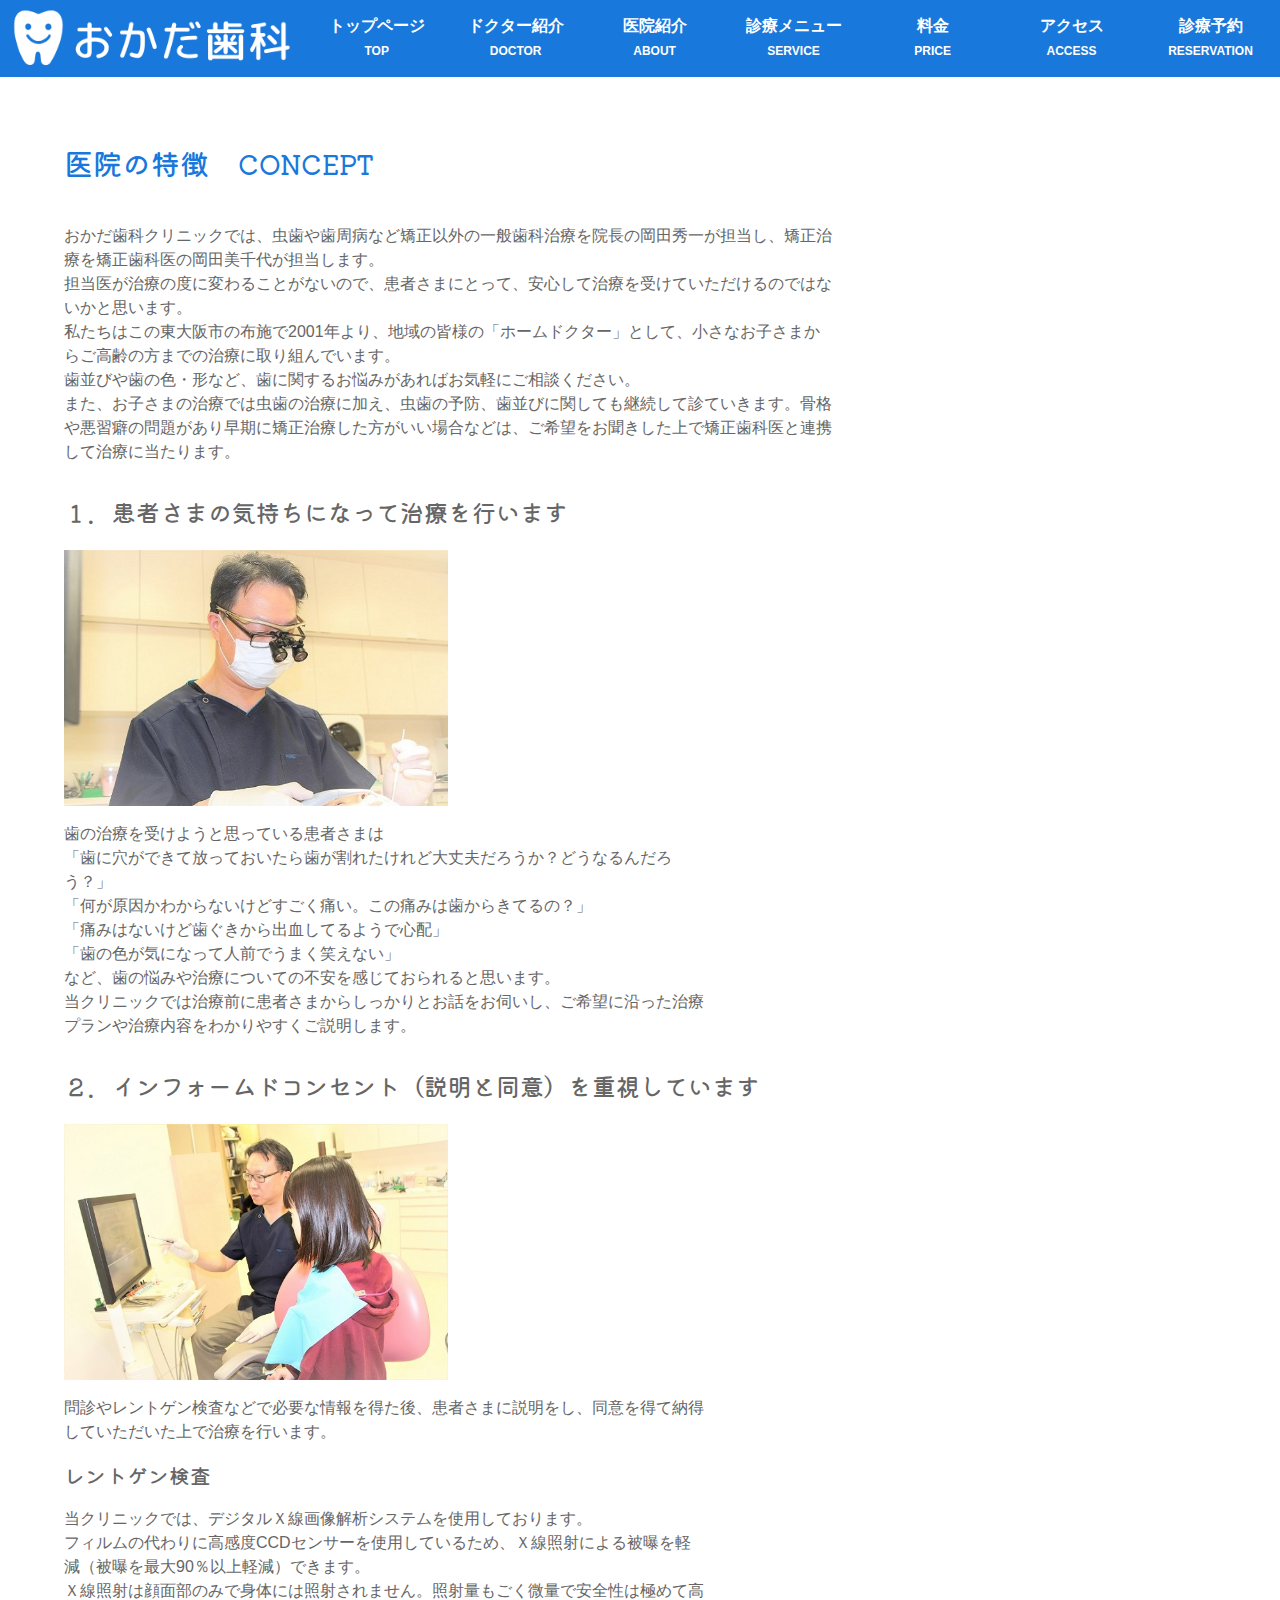
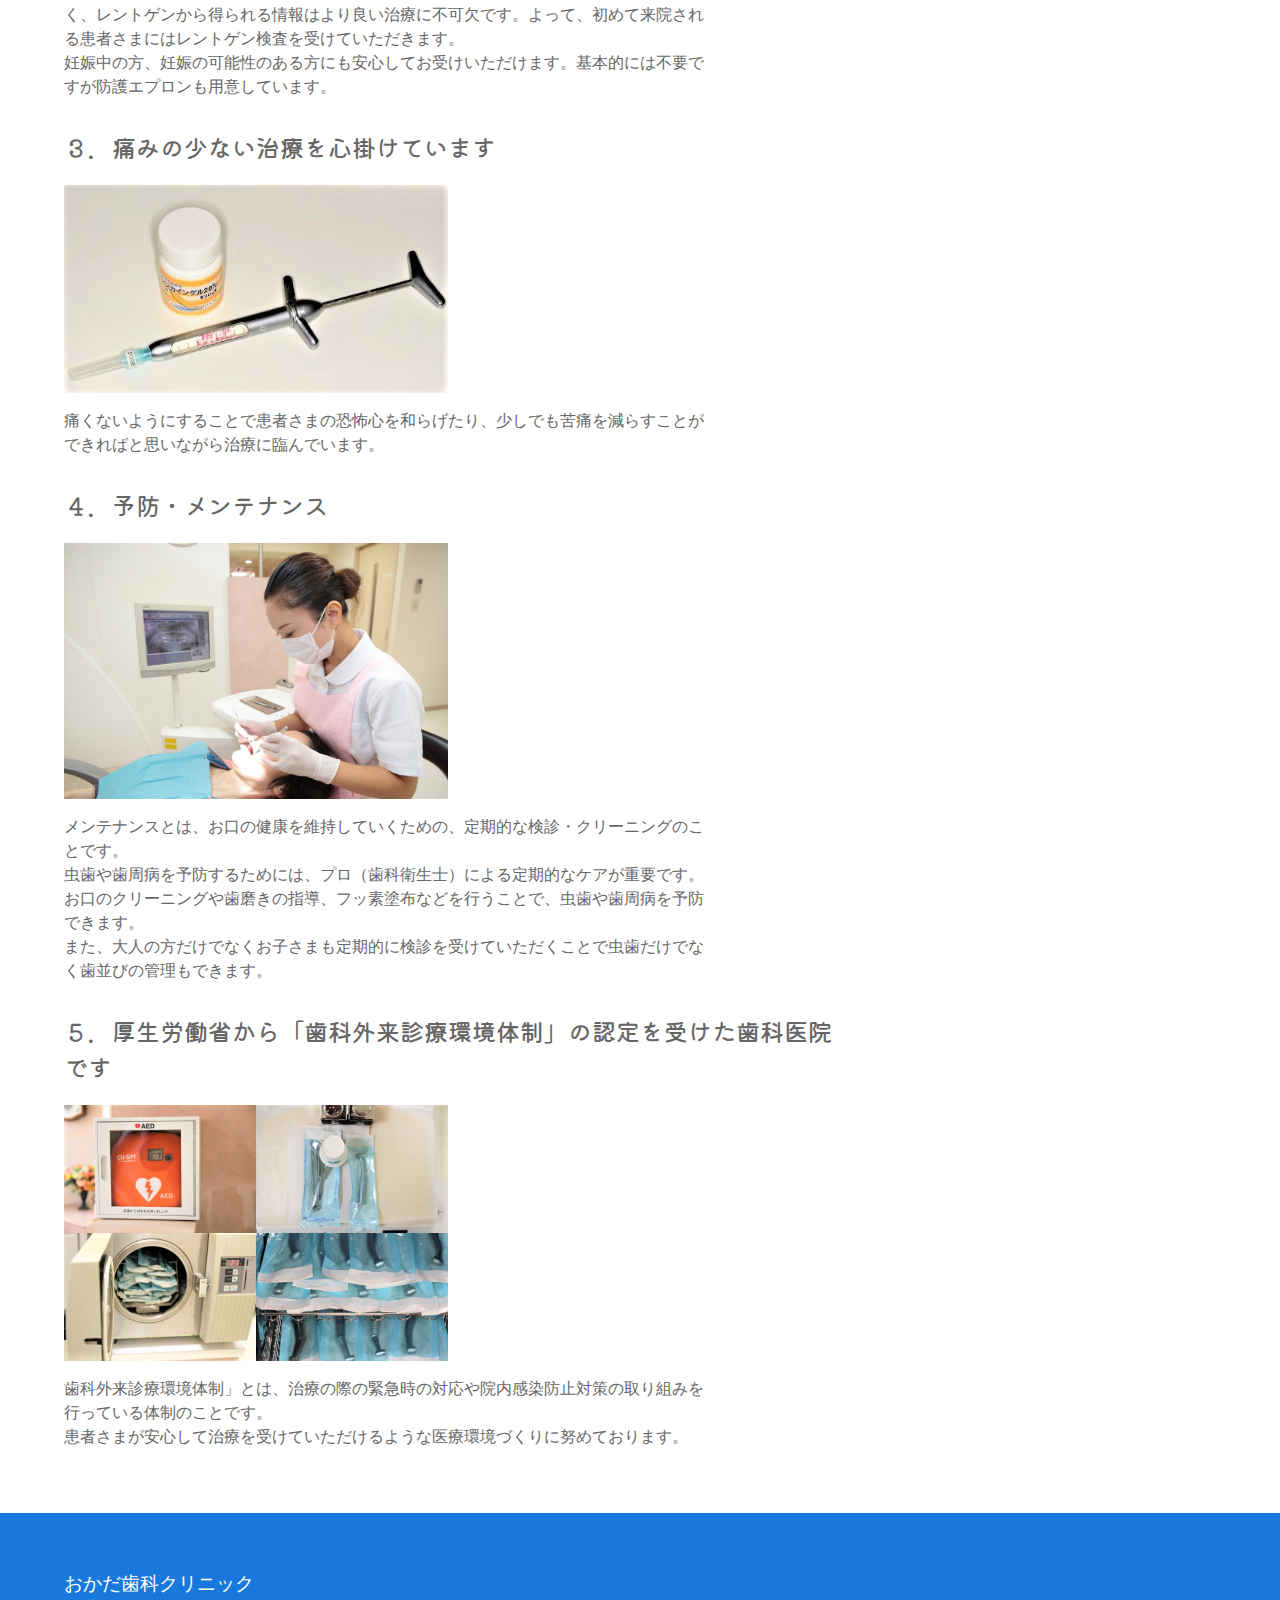
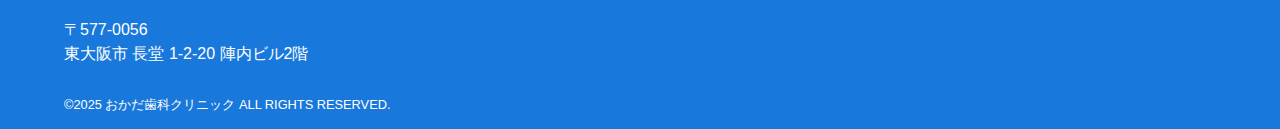
<file: dst/concept.html>
<!doctype html><html lang="ja" dir="ltr" prefix="og: http://ogp.me/ns#"><head><script async src="https://www.googletagmanager.com/gtag/js?id=UA-51349924-1"></script><script>function gtag(){dataLayer.push(arguments)}window.dataLayer=window.dataLayer||[],gtag("js",new Date),gtag("config","UA-51349924-1")</script><meta charset="utf-8"><meta http-equiv="X-UA-Compatible" content="IE=edge,chrome=1"><meta name="viewport" content="width=device-width,initial-scale=1,shrink-to-fit=no"><title>医院の特徴｜東大阪市 近鉄布施駅前の歯科医院・歯医者｜おかだ歯科クリニック</title><meta name="description" content="東大阪市近鉄布施駅前のおかだ歯科クリニックではしっかりと患者さまのお話をお伺いし、治療についてわかりやすく説明し納得していただいた上で治療を行います。治療に当たって、恐怖心や苦痛を減らすため痛みの少ない治療を心がけています。また、歯のクリーニングやフッ素塗布など予防にも力を入れています。"><meta name="format-detection" content="email=no,telephone=no,address=no"><meta name="theme-color" content="#1978db"><link rel="canonical" href="https://okada-dental.org/concept.html"><link rel="stylesheet" href="https://fonts.googleapis.com/css?family=Material+Icons+Outlined"><link rel="stylesheet" href="slick/slick.css"><link rel="stylesheet" href="slick/slick-theme.css"><link rel="preconnect" href="https://fonts.gstatic.com"><link rel="stylesheet" href="https://fonts.googleapis.com/css2?family=Kiwi+Maru:wght@400;500&amp;display=swap"><link rel="stylesheet" href="css/style.css?date=202302021322"><link rel="icon" href="img/common/favicon.ico"><link rel="apple-touch-icon" href="img/common/apple-touch-icon.png"><meta name="msapplication-TileImage" content="img/common/logo.png"><meta name="msapplication-TileColor" content="#1978db"><meta property="og:url" content="https://okada-dental.org/concept.html"><meta property="og:title" content="医院の特徴｜東大阪市 近鉄布施駅前の歯科医院・歯医者｜おかだ歯科クリニック"><meta property="og:site_name"><meta property="og:description" content="東大阪市近鉄布施駅前のおかだ歯科クリニックではしっかりと患者さまのお話をお伺いし、治療についてわかりやすく説明し納得していただいた上で治療を行います。治療に当たって、恐怖心や苦痛を減らすため痛みの少ない治療を心がけています。また、歯のクリーニングやフッ素塗布など予防にも力を入れています。"><meta property="og:type" content="website"><meta property="og:image" content="https://okada-dental.org/img/common/ogp.jpg"><meta property="og:image:alt" content="大阪・東大阪市長堂布施駅前のおかだ歯科クリニック"><meta property="og:locale" content="ja_JP"><meta name="twitter:card" content="summary_large_image"></head><body class="concept"><header class="header"><p class="headerLogo"><a href="index.html"><img src="img/common/logo.png" alt="大阪・東大阪市長堂布施駅前のおかだ歯科クリニック"></a></p><nav class="headerNavSp"><ul class="headerNavSp__menu"><li class="headerNavSp__menu__item--1"><a href="tel:0667839977"></a></li><li class="headerNavSp__menu__item--2"><a href="access.html"></a></li></ul></nav><nav class="headerNavPc"><ul class="headerNavPc__menu"><li class="headerNavPc__menu__item"><a href="index.html">トップページ<br><span>TOP</span></a></li><li class="headerNavPc__menu__item"><a href="doctor.html">ドクター紹介<br><span>DOCTOR</span></a></li><li class="headerNavPc__menu__item"><a href="#">医院紹介<br><span>ABOUT</span></a><ul class="headerNavPc__menu__item__submenu"><li class="headerNavPc__menu__item__submenu__item"><a href="concept.html">医院の特徴<br><span>CONCEPT</span></a></li><li class="headerNavPc__menu__item__submenu__item"><a href="facility.html">院内紹介<br><span>FACILITY</span></a></li></ul></li><li class="headerNavPc__menu__item"><a href="#">診療メニュー<br><span>SERVICE</span></a><ul class="headerNavPc__menu__item__submenu"><li class="headerNavPc__menu__item__submenu__item"><a href="general.html">一般歯科<br><span>GENERAL</span></a></li><li class="headerNavPc__menu__item__submenu__item"><a href="perio.html">歯周病<br><span>PERIO</span></a></li><li class="headerNavPc__menu__item__submenu__item"><a href="orthodontic.html">矯正歯科<br><span>ORTHODONTIC</span></a></li><li class="headerNavPc__menu__item__submenu__item"><a href="ceramic.html">セラミック治療<br><span>CERAMIC</span></a></li><li class="headerNavPc__menu__item__submenu__item"><a href="whitening.html">ホワイトニング<br><span>WHITENING</span></a></li><li class="headerNavPc__menu__item__submenu__item"><a href="implant.html">インプラント治療<br><span>IMPLANT</span></a></li><li class="headerNavPc__menu__item__submenu__item"><a href="denture.html">入れ歯の治療<br><span>DENTURE</span></a></li></ul></li><li class="headerNavPc__menu__item"><a href="price.html">料金<br><span>PRICE</span></a></li><li class="headerNavPc__menu__item"><a href="access.html">アクセス<br><span>ACCESS</span></a></li><li class="headerNavPc__menu__item"><a href="reservation.html">診療予約<br><span>RESERVATION</span></a></li></ul></nav></header><nav class="gnav"><div class="gnavToggle"><span class="gnavToggle__btn--open"></span></div><nav class="navContent"><ul class="navContent__menu"><li class="navContent__menu__item"><a href="index.html">トップページ&emsp;<span>TOP</span></a></li><li class="navContent__menu__item"><a href="doctor.html">ドクター紹介&emsp;<span>DOCTOR</span></a></li><li class="navContent__menu__item"><a href="#">医院紹介&emsp;<span>ABOUT</span></a><ul class="navContent__menu__item__submenu"><li class="navContent__menu__item__submenu__item"><a href="concept.html">医院の特徴&emsp;<span>CONCEPT</span></a></li><li class="navContent__menu__item__submenu__item"><a href="facility.html">院内紹介&emsp;<span>FACILITY</span></a></li></ul></li><li class="navContent__menu__item"><a href="#">診療メニュー&emsp;<span>SERVICE</span></a><ul class="navContent__menu__item__submenu"><li class="navContent__menu__item__submenu__item"><a href="general.html">一般歯科&emsp;<span>GENERAL</span></a></li><li class="navContent__menu__item__submenu__item"><a href="perio.html">歯周病&emsp;<span>PERIO</span></a></li><li class="navContent__menu__item__submenu__item"><a href="orthodontic.html">矯正歯科&emsp;<span>ORTHODONTIC</span></a></li><li class="navContent__menu__item__submenu__item"><a href="ceramic.html">セラミック治療&emsp;<span>CERAMIC</span></a></li><li class="navContent__menu__item__submenu__item"><a href="whitening.html">ホワイトニング&emsp;<span>WHITENING</span></a></li><li class="navContent__menu__item__submenu__item"><a href="implant.html">インプラント治療&emsp;<span>IMPLANT</span></a></li><li class="navContent__menu__item__submenu__item"><a href="denture.html">入れ歯の治療&emsp;<span>DENTURE</span></a></li></ul></li><li class="navContent__menu__item"><a href="price.html">料金&emsp;<span>PRICE</span></a></li><li class="navContent__menu__item"><a href="access.html">アクセス&emsp;<span>ACCESS</span></a></li><li class="navContent__menu__item"><a href="reservation.html">診療予約&emsp;<span>RESERVATION</span></a></li></ul></nav></nav><main class="concept__main"><h1 class="ttl--1">医院の特徴&emsp;<span>CONCEPT</span></h1><p class="concept__intro">おかだ歯科クリニックでは、虫歯や歯周病など矯正以外の一般歯科治療を院長の岡田秀一が担当し、矯正治療を矯正歯科医の岡田美千代が担当します。<br>担当医が治療の度に変わることがないので、患者さまにとって、安心して治療を受けていただけるのではないかと思います。<br>私たちはこの東大阪市の布施で2001年より、地域の皆様の「ホームドクター」として、小さなお子さまからご高齢の方までの治療に取り組んでいます。<br>歯並びや歯の色・形など、歯に関するお悩みがあればお気軽にご相談ください。<br>また、お子さまの治療では虫歯の治療に加え、虫歯の予防、歯並びに関しても継続して診ていきます。骨格や悪習癖の問題があり早期に矯正治療した方がいい場合などは、ご希望をお聞きした上で矯正歯科医と連携して治療に当たります。</p><section><h2 class="ttl--2">１．患者さまの気持ちになって治療を行います</h2><img src="img/concept/treatment.jpg" alt="治療の様子"><p class="concept__sentence">歯の治療を受けようと思っている患者さまは<br>「歯に穴ができて放っておいたら歯が割れたけれど大丈夫だろうか？どうなるんだろう？」<br>「何が原因かわからないけどすごく痛い。この痛みは歯からきてるの？」<br>「痛みはないけど歯ぐきから出血してるようで心配」<br>「歯の色が気になって人前でうまく笑えない」<br>など、歯の悩みや治療についての不安を感じておられると思います。<br>当クリニックでは治療前に患者さまからしっかりとお話をお伺いし、ご希望に沿った治療プランや治療内容をわかりやすくご説明します。</p></section><section><h2 class="ttl--2">２．インフォームドコンセント（説明と同意）を重視しています</h2><img src="img/concept/counseling.jpg" alt="カウンセリングの様子"><p class="concept__sentence">問診やレントゲン検査などで必要な情報を得た後、患者さまに説明をし、同意を得て納得していただいた上で治療を行います。</p><h3 class="ttl--3">レントゲン検査</h3><p class="concept__sentence">当クリニックでは、デジタルＸ線画像解析システムを使用しております。<br>フィルムの代わりに高感度CCDセンサーを使用しているため、Ｘ線照射による被曝を軽減（被曝を最大90％以上軽減）できます。<br>Ｘ線照射は顔面部のみで身体には照射されません。照射量もごく微量で安全性は極めて高く、レントゲンから得られる情報はより良い治療に不可欠です。よって、初めて来院される患者さまにはレントゲン検査を受けていただきます。<br>妊娠中の方、妊娠の可能性のある方にも安心してお受けいただけます。基本的には不要ですが防護エプロンも用意しています。</p></section><section><h2 class="ttl--2">３．痛みの少ない治療を心掛けています</h2><img src="img/concept/anesth.jpg" alt="麻酔"><p class="concept__sentence">痛くないようにすることで患者さまの恐怖心を和らげたり、少しでも苦痛を減らすことができればと思いながら治療に臨んでいます。</p></section><section><h2 class="ttl--2">４．予防・メンテナンス</h2><img src="img/concept/maint.jpg" alt="メンテナンスの様子"><p class="concept__sentence">メンテナンスとは、お口の健康を維持していくための、定期的な検診・クリーニングのことです。<br>虫歯や歯周病を予防するためには、プロ（歯科衛生士）による定期的なケアが重要です。<br>お口のクリーニングや歯磨きの指導、フッ素塗布などを行うことで、虫歯や歯周病を予防できます。<br>また、大人の方だけでなくお子さまも定期的に検診を受けていただくことで虫歯だけでなく歯並びの管理もできます。</p></section><section><h2 class="ttl--2">５．厚生労働省から「歯科外来診療環境体制」の認定を受けた歯科医院です</h2><img src="img/concept/env.png" alt="「歯科外来診療環境体制」が整っています"><p class="concept__sentence">歯科外来診療環境体制」とは、治療の際の緊急時の対応や院内感染防止対策の取り組みを行っている体制のことです。<br>患者さまが安心して治療を受けていただけるような医療環境づくりに努めております。</p></section></main><footer class="footer"><p class="footer__name">おかだ歯科クリニック</p><p class="footer__address">〒577-0056<br>東大阪市 長堂 1-2-20 陣内ビル2階</p><small class="footer__copyright">&copy;2025 おかだ歯科クリニック ALL RIGHTS RESERVED.</small></footer><script src="https://ajax.googleapis.com/ajax/libs/jquery/3.6.0/jquery.min.js"></script><script src="slick/slick.min.js"></script><script src="js/nav.js"></script><script type="application/ld+json">{
        "@context":"https://schema.org",
        "@type":"BreadcrumbList",
        "itemListElement": [
          {
            "@type":"ListItem",
            "position":1,
            "name":"トップページ",
            "item":"https://okada-dental.org/"
          },
          {
            "@type":"ListItem",
            "position":2,
            "name":"医院の特徴",
            "item":"https://okada-dental.org/concept.html"
          }
        ]
      }</script></body></html>
</file>
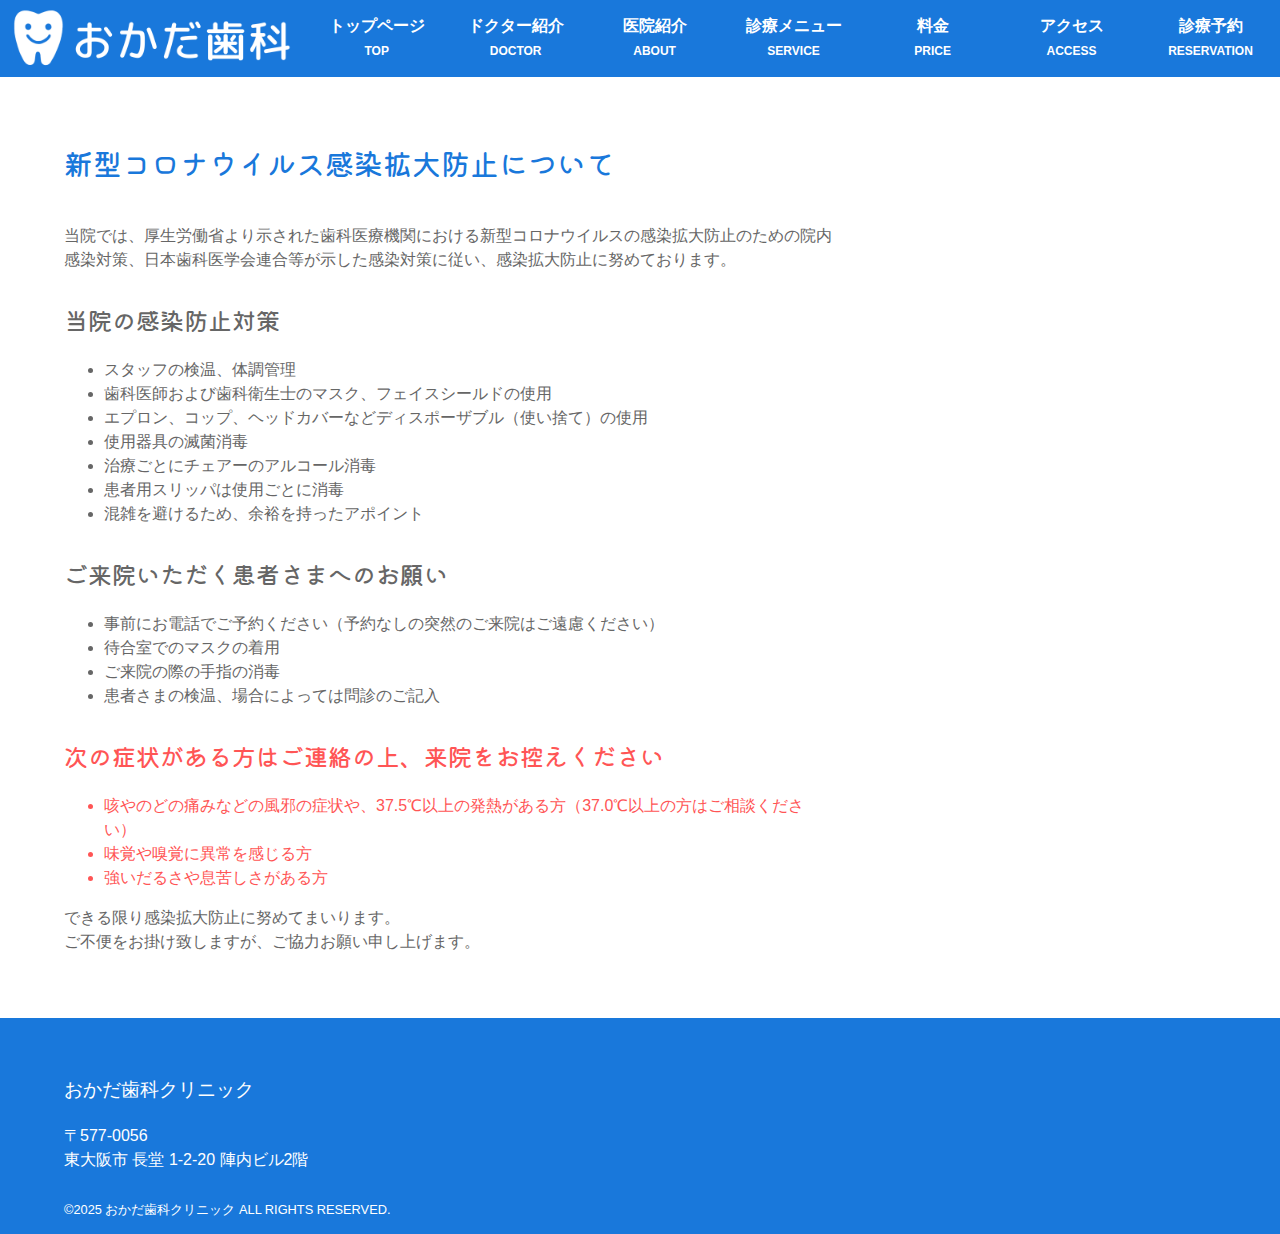
<file: dst/covid19.html>
<!doctype html><html lang="ja" dir="ltr" prefix="og: http://ogp.me/ns#"><head><script async src="https://www.googletagmanager.com/gtag/js?id=UA-51349924-1"></script><script>function gtag(){dataLayer.push(arguments)}window.dataLayer=window.dataLayer||[],gtag("js",new Date),gtag("config","UA-51349924-1")</script><meta charset="utf-8"><meta http-equiv="X-UA-Compatible" content="IE=edge,chrome=1"><meta name="viewport" content="width=device-width,initial-scale=1,shrink-to-fit=no"><title>新型コロナウイルス感染拡大防止について｜東大阪市 近鉄布施駅前の歯科医院・歯医者｜おかだ歯科クリニック</title><meta name="description" content="大阪・東大阪市近鉄布施駅前のおかだ歯科クリニックでは、厚生労働省より示された歯科医療機関における新型コロナウイルスの感染拡大防止のための院内感染対策、日本歯科医学会連合等が示した感染対策に従い、感染拡大防止に努めております。"><meta name="format-detection" content="email=no,telephone=no,address=no"><meta name="theme-color" content="#1978db"><link rel="canonical" href="https://okada-dental.org/covid19.html"><link rel="stylesheet" href="https://fonts.googleapis.com/css?family=Material+Icons+Outlined"><link rel="stylesheet" href="slick/slick.css"><link rel="stylesheet" href="slick/slick-theme.css"><link rel="preconnect" href="https://fonts.gstatic.com"><link rel="stylesheet" href="https://fonts.googleapis.com/css2?family=Kiwi+Maru:wght@400;500&amp;display=swap"><link rel="stylesheet" href="css/style.css?date=202302021322"><link rel="icon" href="img/common/favicon.ico"><link rel="apple-touch-icon" href="img/common/apple-touch-icon.png"><meta name="msapplication-TileImage" content="img/common/logo.png"><meta name="msapplication-TileColor" content="#1978db"><meta property="og:url" content="https://okada-dental.org/covid19.html"><meta property="og:title" content="新型コロナウイルス感染拡大防止について｜東大阪市 近鉄布施駅前の歯科医院・歯医者｜おかだ歯科クリニック"><meta property="og:site_name"><meta property="og:description" content="大阪・東大阪市近鉄布施駅前のおかだ歯科クリニックでは、厚生労働省より示された歯科医療機関における新型コロナウイルスの感染拡大防止のための院内感染対策、日本歯科医学会連合等が示した感染対策に従い、感染拡大防止に努めております。"><meta property="og:type" content="website"><meta property="og:image" content="https://okada-dental.org/img/common/ogp.jpg"><meta property="og:image:alt" content="大阪・東大阪市長堂布施駅前のおかだ歯科クリニック"><meta property="og:locale" content="ja_JP"><meta name="twitter:card" content="summary_large_image"></head><body class="covid19"><header class="header"><p class="headerLogo"><a href="index.html"><img src="img/common/logo.png" alt="大阪・東大阪市長堂布施駅前のおかだ歯科クリニック"></a></p><nav class="headerNavSp"><ul class="headerNavSp__menu"><li class="headerNavSp__menu__item--1"><a href="tel:0667839977"></a></li><li class="headerNavSp__menu__item--2"><a href="access.html"></a></li></ul></nav><nav class="headerNavPc"><ul class="headerNavPc__menu"><li class="headerNavPc__menu__item"><a href="index.html">トップページ<br><span>TOP</span></a></li><li class="headerNavPc__menu__item"><a href="doctor.html">ドクター紹介<br><span>DOCTOR</span></a></li><li class="headerNavPc__menu__item"><a href="#">医院紹介<br><span>ABOUT</span></a><ul class="headerNavPc__menu__item__submenu"><li class="headerNavPc__menu__item__submenu__item"><a href="concept.html">医院の特徴<br><span>CONCEPT</span></a></li><li class="headerNavPc__menu__item__submenu__item"><a href="facility.html">院内紹介<br><span>FACILITY</span></a></li></ul></li><li class="headerNavPc__menu__item"><a href="#">診療メニュー<br><span>SERVICE</span></a><ul class="headerNavPc__menu__item__submenu"><li class="headerNavPc__menu__item__submenu__item"><a href="general.html">一般歯科<br><span>GENERAL</span></a></li><li class="headerNavPc__menu__item__submenu__item"><a href="perio.html">歯周病<br><span>PERIO</span></a></li><li class="headerNavPc__menu__item__submenu__item"><a href="orthodontic.html">矯正歯科<br><span>ORTHODONTIC</span></a></li><li class="headerNavPc__menu__item__submenu__item"><a href="ceramic.html">セラミック治療<br><span>CERAMIC</span></a></li><li class="headerNavPc__menu__item__submenu__item"><a href="whitening.html">ホワイトニング<br><span>WHITENING</span></a></li><li class="headerNavPc__menu__item__submenu__item"><a href="implant.html">インプラント治療<br><span>IMPLANT</span></a></li><li class="headerNavPc__menu__item__submenu__item"><a href="denture.html">入れ歯の治療<br><span>DENTURE</span></a></li></ul></li><li class="headerNavPc__menu__item"><a href="price.html">料金<br><span>PRICE</span></a></li><li class="headerNavPc__menu__item"><a href="access.html">アクセス<br><span>ACCESS</span></a></li><li class="headerNavPc__menu__item"><a href="reservation.html">診療予約<br><span>RESERVATION</span></a></li></ul></nav></header><nav class="gnav"><div class="gnavToggle"><span class="gnavToggle__btn--open"></span></div><nav class="navContent"><ul class="navContent__menu"><li class="navContent__menu__item"><a href="index.html">トップページ&emsp;<span>TOP</span></a></li><li class="navContent__menu__item"><a href="doctor.html">ドクター紹介&emsp;<span>DOCTOR</span></a></li><li class="navContent__menu__item"><a href="#">医院紹介&emsp;<span>ABOUT</span></a><ul class="navContent__menu__item__submenu"><li class="navContent__menu__item__submenu__item"><a href="concept.html">医院の特徴&emsp;<span>CONCEPT</span></a></li><li class="navContent__menu__item__submenu__item"><a href="facility.html">院内紹介&emsp;<span>FACILITY</span></a></li></ul></li><li class="navContent__menu__item"><a href="#">診療メニュー&emsp;<span>SERVICE</span></a><ul class="navContent__menu__item__submenu"><li class="navContent__menu__item__submenu__item"><a href="general.html">一般歯科&emsp;<span>GENERAL</span></a></li><li class="navContent__menu__item__submenu__item"><a href="perio.html">歯周病&emsp;<span>PERIO</span></a></li><li class="navContent__menu__item__submenu__item"><a href="orthodontic.html">矯正歯科&emsp;<span>ORTHODONTIC</span></a></li><li class="navContent__menu__item__submenu__item"><a href="ceramic.html">セラミック治療&emsp;<span>CERAMIC</span></a></li><li class="navContent__menu__item__submenu__item"><a href="whitening.html">ホワイトニング&emsp;<span>WHITENING</span></a></li><li class="navContent__menu__item__submenu__item"><a href="implant.html">インプラント治療&emsp;<span>IMPLANT</span></a></li><li class="navContent__menu__item__submenu__item"><a href="denture.html">入れ歯の治療&emsp;<span>DENTURE</span></a></li></ul></li><li class="navContent__menu__item"><a href="price.html">料金&emsp;<span>PRICE</span></a></li><li class="navContent__menu__item"><a href="access.html">アクセス&emsp;<span>ACCESS</span></a></li><li class="navContent__menu__item"><a href="reservation.html">診療予約&emsp;<span>RESERVATION</span></a></li></ul></nav></nav><main class="covid19__main"><h1 class="ttl--1">新型コロナウイルス感染拡大防止について&emsp;<span></span></h1><p>当院では、厚生労働省より示された歯科医療機関における新型コロナウイルスの感染拡大防止のための院内感染対策、日本歯科医学会連合等が示した感染対策に従い、感染拡大防止に努めております。</p><section><h3 class="ttl--2">当院の感染防止対策</h3><ul class="covid__ul"><li>スタッフの検温、体調管理</li><li>歯科医師および歯科衛生士のマスク、フェイスシールドの使用</li><li>エプロン、コップ、ヘッドカバーなどディスポーザブル（使い捨て）の使用</li><li>使用器具の滅菌消毒</li><li>治療ごとにチェアーのアルコール消毒</li><li>患者用スリッパは使用ごとに消毒</li><li>混雑を避けるため、余裕を持ったアポイント</li></ul></section><section><h3 class="ttl--2">ご来院いただく患者さまへのお願い</h3><ul class="covid__ul"><li>事前にお電話でご予約ください（予約なしの突然のご来院はご遠慮ください）</li><li>待合室でのマスクの着用</li><li>ご来院の際の手指の消毒</li><li>患者さまの検温、場合によっては問診のご記入</li></ul></section><section class="covid__attn"><h3 class="ttl--2">次の症状がある方はご連絡の上、来院をお控えください</h3><ul class="covid__ul"><li>咳やのどの痛みなどの風邪の症状や、37.5℃以上の発熱がある方（37.0℃以上の方はご相談ください）</li><li>味覚や嗅覚に異常を感じる方</li><li>強いだるさや息苦しさがある方</li></ul></section><p class="covid__conc">できる限り感染拡大防止に努めてまいります。<br>ご不便をお掛け致しますが、ご協力お願い申し上げます。</p></main><footer class="footer"><p class="footer__name">おかだ歯科クリニック</p><p class="footer__address">〒577-0056<br>東大阪市 長堂 1-2-20 陣内ビル2階</p><small class="footer__copyright">&copy;2025 おかだ歯科クリニック ALL RIGHTS RESERVED.</small></footer><script src="https://ajax.googleapis.com/ajax/libs/jquery/3.6.0/jquery.min.js"></script><script src="slick/slick.min.js"></script><script src="js/nav.js"></script><script type="application/ld+json">{
        "@context":"https://schema.org",
        "@type":"BreadcrumbList",
        "itemListElement": [
          {
            "@type":"ListItem",
            "position":1,
            "name":"トップページ",
            "item":"https://okada-dental.org/"
          },
          {
            "@type":"ListItem",
            "position":2,
            "name":"新型コロナウイルス感染拡大防止について",
            "item":"https://okada-dental.org/covid19.html"
          }
        ]
      }</script></body></html>
</file>
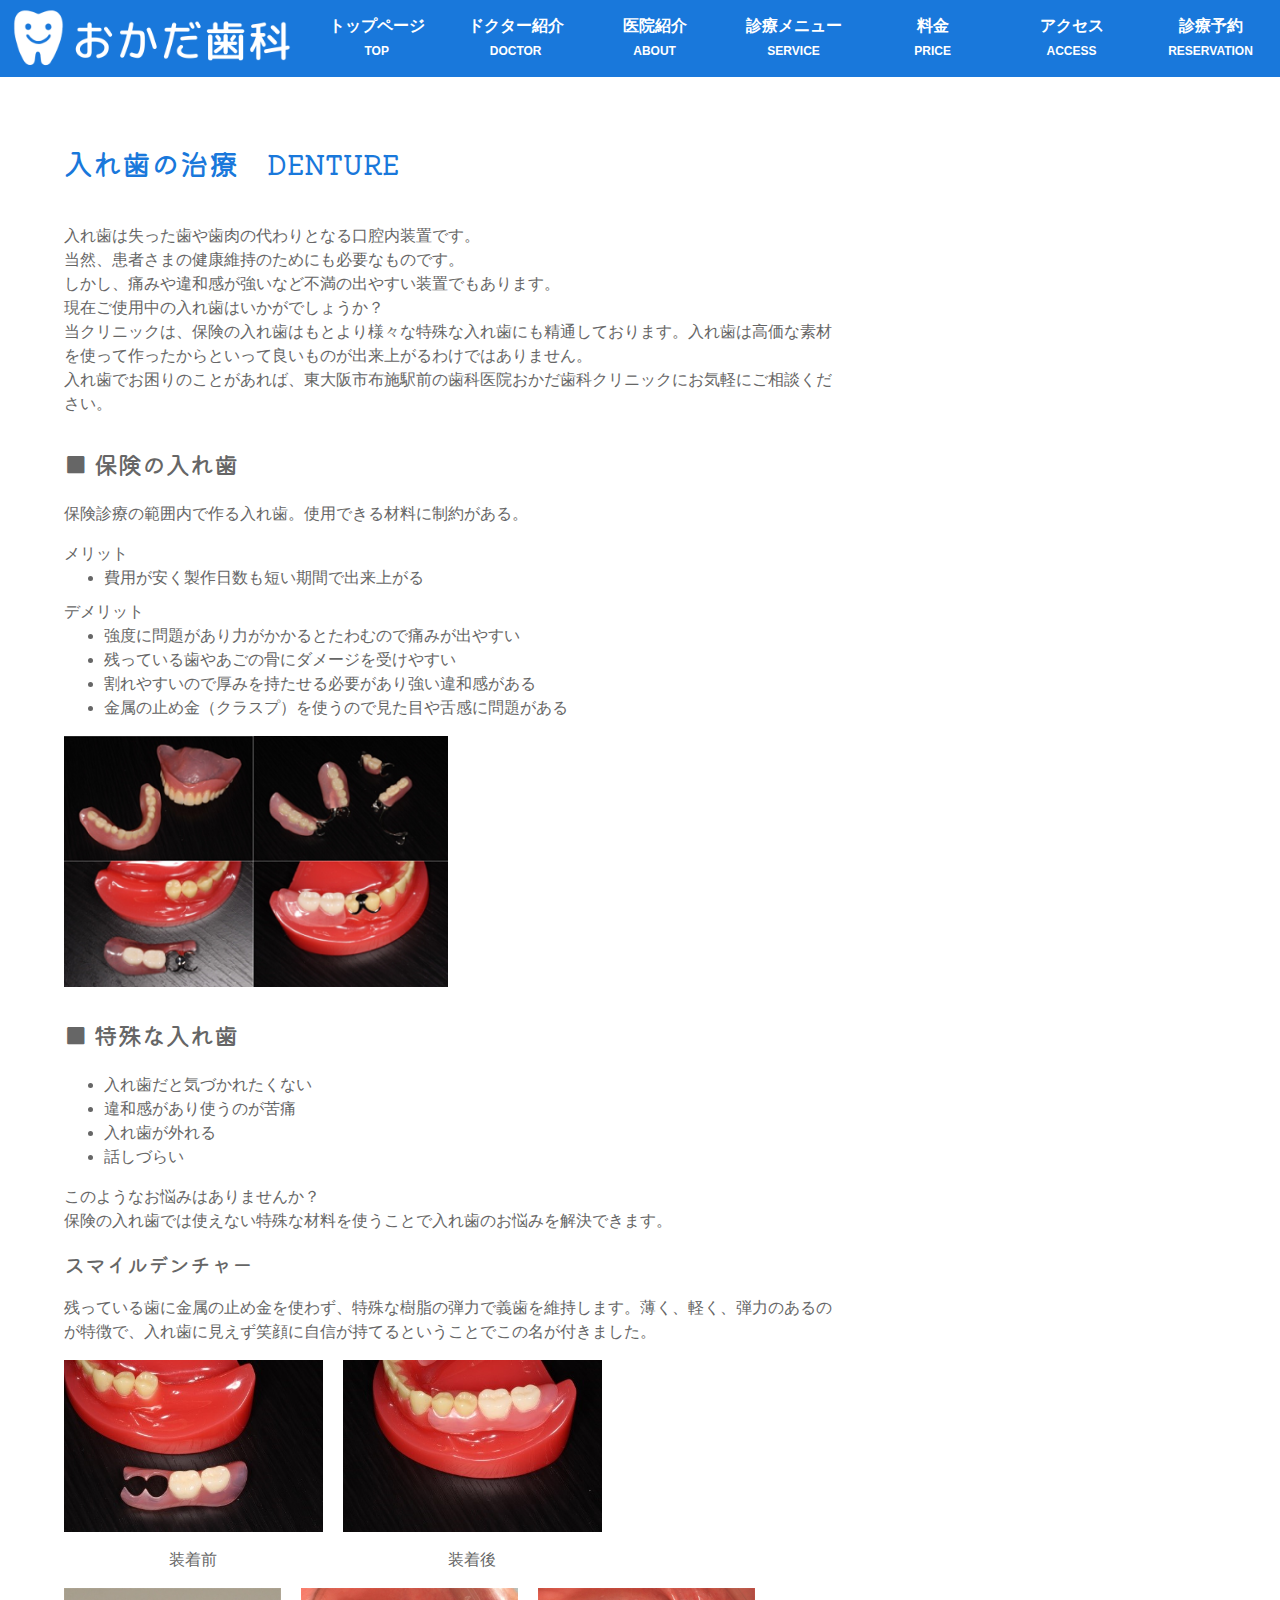
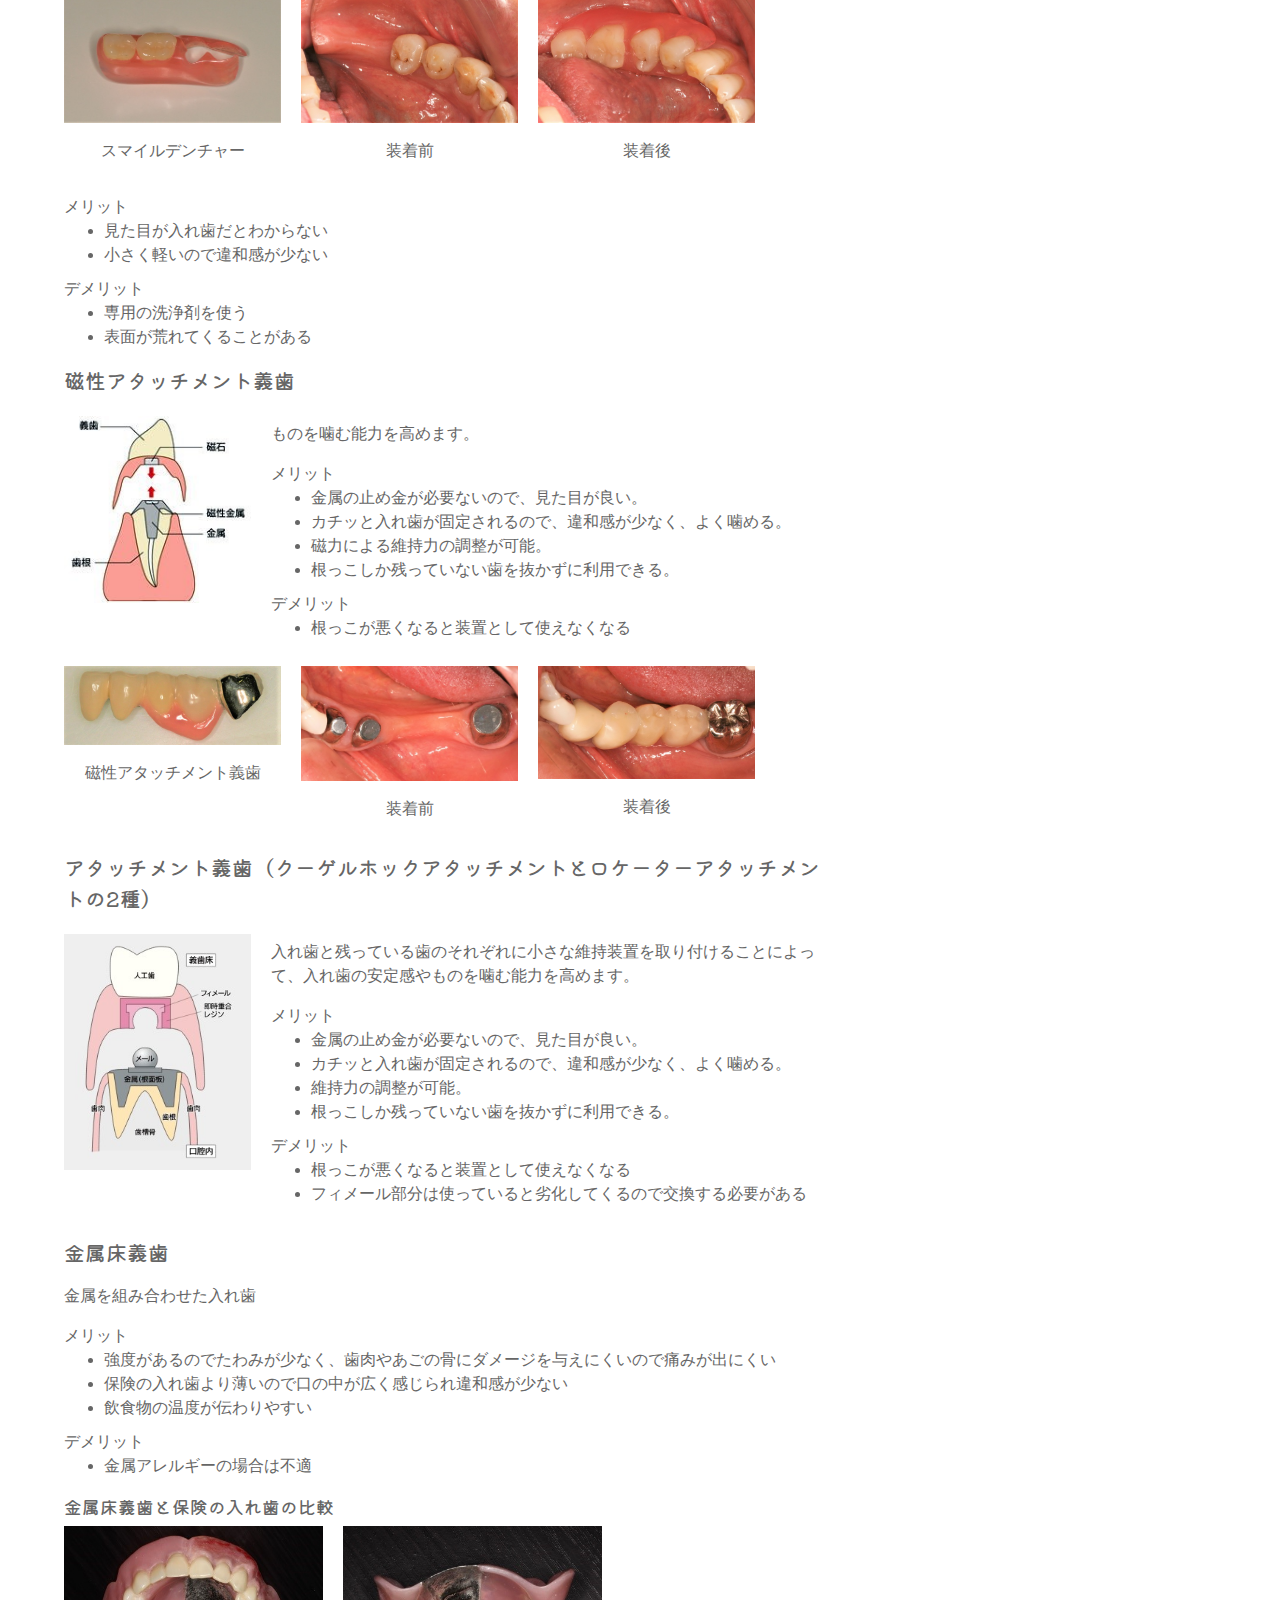
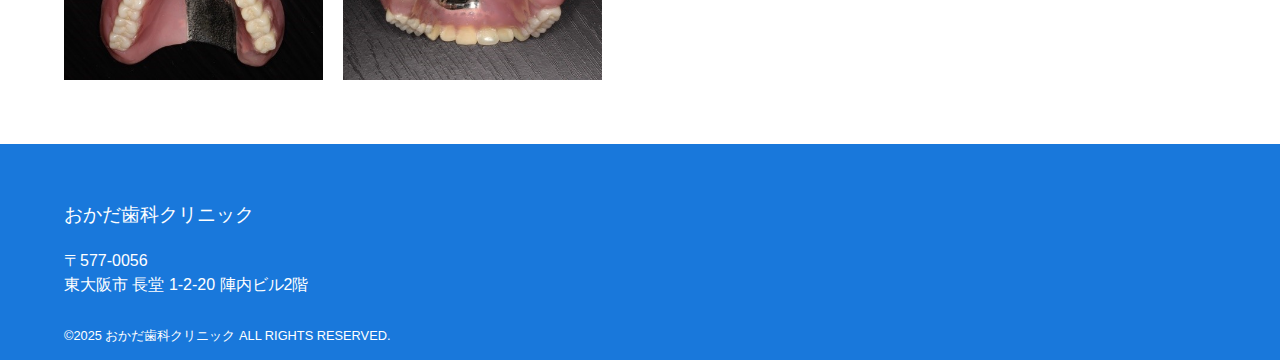
<file: dst/denture.html>
<!doctype html><html lang="ja" dir="ltr" prefix="og: http://ogp.me/ns#"><head><script async src="https://www.googletagmanager.com/gtag/js?id=UA-51349924-1"></script><script>function gtag(){dataLayer.push(arguments)}window.dataLayer=window.dataLayer||[],gtag("js",new Date),gtag("config","UA-51349924-1")</script><meta charset="utf-8"><meta http-equiv="X-UA-Compatible" content="IE=edge,chrome=1"><meta name="viewport" content="width=device-width,initial-scale=1,shrink-to-fit=no"><title>入れ歯の治療｜東大阪市 近鉄布施駅前の歯科医院・歯医者｜おかだ歯科クリニック</title><meta name="description" content="大阪・東大阪市近鉄布施駅前のおかだ歯科クリニックの入れ歯の治療のページです。失った歯の代わりとなる入れ歯は健康維持のためにも大切な口腔内装置でありますが、痛みや違和感が強いなど不満の出やすい装置でもあります。おかだ歯科クリニックでは、保険の入れ歯はもとより様々な特殊な入れ歯の治療も行っております。入れ歯は高価な素材を使って作ったからといって良いものが出来上がるわけではありません。入れ歯でお困りのことがあれば、東大阪市布施駅前の歯科・歯医者、おかだ歯科クリニックにお気軽にご相談ください。"><meta name="format-detection" content="email=no,telephone=no,address=no"><meta name="theme-color" content="#1978db"><link rel="canonical" href="https://okada-dental.org/denture.html"><link rel="stylesheet" href="https://fonts.googleapis.com/css?family=Material+Icons+Outlined"><link rel="stylesheet" href="slick/slick.css"><link rel="stylesheet" href="slick/slick-theme.css"><link rel="preconnect" href="https://fonts.gstatic.com"><link rel="stylesheet" href="https://fonts.googleapis.com/css2?family=Kiwi+Maru:wght@400;500&amp;display=swap"><link rel="stylesheet" href="css/style.css?date=202302021322"><link rel="icon" href="img/common/favicon.ico"><link rel="apple-touch-icon" href="img/common/apple-touch-icon.png"><meta name="msapplication-TileImage" content="img/common/logo.png"><meta name="msapplication-TileColor" content="#1978db"><meta property="og:url" content="https://okada-dental.org/denture.html"><meta property="og:title" content="入れ歯の治療｜東大阪市 近鉄布施駅前の歯科医院・歯医者｜おかだ歯科クリニック"><meta property="og:site_name"><meta property="og:description" content="大阪・東大阪市近鉄布施駅前のおかだ歯科クリニックの入れ歯の治療のページです。失った歯の代わりとなる入れ歯は健康維持のためにも大切な口腔内装置でありますが、痛みや違和感が強いなど不満の出やすい装置でもあります。おかだ歯科クリニックでは、保険の入れ歯はもとより様々な特殊な入れ歯の治療も行っております。入れ歯は高価な素材を使って作ったからといって良いものが出来上がるわけではありません。入れ歯でお困りのことがあれば、東大阪市布施駅前の歯科・歯医者、おかだ歯科クリニックにお気軽にご相談ください。"><meta property="og:type" content="website"><meta property="og:image" content="https://okada-dental.org/img/common/ogp.jpg"><meta property="og:image:alt" content=""><meta property="og:locale" content="ja_JP"><meta name="twitter:card" content="summary_large_image"></head><body class="denture"><header class="header"><p class="headerLogo"><a href="index.html"><img src="img/common/logo.png" alt="大阪・東大阪市長堂布施駅前のおかだ歯科クリニック"></a></p><nav class="headerNavSp"><ul class="headerNavSp__menu"><li class="headerNavSp__menu__item--1"><a href="tel:0667839977"></a></li><li class="headerNavSp__menu__item--2"><a href="access.html"></a></li></ul></nav><nav class="headerNavPc"><ul class="headerNavPc__menu"><li class="headerNavPc__menu__item"><a href="index.html">トップページ<br><span>TOP</span></a></li><li class="headerNavPc__menu__item"><a href="doctor.html">ドクター紹介<br><span>DOCTOR</span></a></li><li class="headerNavPc__menu__item"><a href="#">医院紹介<br><span>ABOUT</span></a><ul class="headerNavPc__menu__item__submenu"><li class="headerNavPc__menu__item__submenu__item"><a href="concept.html">医院の特徴<br><span>CONCEPT</span></a></li><li class="headerNavPc__menu__item__submenu__item"><a href="facility.html">院内紹介<br><span>FACILITY</span></a></li></ul></li><li class="headerNavPc__menu__item"><a href="#">診療メニュー<br><span>SERVICE</span></a><ul class="headerNavPc__menu__item__submenu"><li class="headerNavPc__menu__item__submenu__item"><a href="general.html">一般歯科<br><span>GENERAL</span></a></li><li class="headerNavPc__menu__item__submenu__item"><a href="perio.html">歯周病<br><span>PERIO</span></a></li><li class="headerNavPc__menu__item__submenu__item"><a href="orthodontic.html">矯正歯科<br><span>ORTHODONTIC</span></a></li><li class="headerNavPc__menu__item__submenu__item"><a href="ceramic.html">セラミック治療<br><span>CERAMIC</span></a></li><li class="headerNavPc__menu__item__submenu__item"><a href="whitening.html">ホワイトニング<br><span>WHITENING</span></a></li><li class="headerNavPc__menu__item__submenu__item"><a href="implant.html">インプラント治療<br><span>IMPLANT</span></a></li><li class="headerNavPc__menu__item__submenu__item"><a href="denture.html">入れ歯の治療<br><span>DENTURE</span></a></li></ul></li><li class="headerNavPc__menu__item"><a href="price.html">料金<br><span>PRICE</span></a></li><li class="headerNavPc__menu__item"><a href="access.html">アクセス<br><span>ACCESS</span></a></li><li class="headerNavPc__menu__item"><a href="reservation.html">診療予約<br><span>RESERVATION</span></a></li></ul></nav></header><nav class="gnav"><div class="gnavToggle"><span class="gnavToggle__btn--open"></span></div><nav class="navContent"><ul class="navContent__menu"><li class="navContent__menu__item"><a href="index.html">トップページ&emsp;<span>TOP</span></a></li><li class="navContent__menu__item"><a href="doctor.html">ドクター紹介&emsp;<span>DOCTOR</span></a></li><li class="navContent__menu__item"><a href="#">医院紹介&emsp;<span>ABOUT</span></a><ul class="navContent__menu__item__submenu"><li class="navContent__menu__item__submenu__item"><a href="concept.html">医院の特徴&emsp;<span>CONCEPT</span></a></li><li class="navContent__menu__item__submenu__item"><a href="facility.html">院内紹介&emsp;<span>FACILITY</span></a></li></ul></li><li class="navContent__menu__item"><a href="#">診療メニュー&emsp;<span>SERVICE</span></a><ul class="navContent__menu__item__submenu"><li class="navContent__menu__item__submenu__item"><a href="general.html">一般歯科&emsp;<span>GENERAL</span></a></li><li class="navContent__menu__item__submenu__item"><a href="perio.html">歯周病&emsp;<span>PERIO</span></a></li><li class="navContent__menu__item__submenu__item"><a href="orthodontic.html">矯正歯科&emsp;<span>ORTHODONTIC</span></a></li><li class="navContent__menu__item__submenu__item"><a href="ceramic.html">セラミック治療&emsp;<span>CERAMIC</span></a></li><li class="navContent__menu__item__submenu__item"><a href="whitening.html">ホワイトニング&emsp;<span>WHITENING</span></a></li><li class="navContent__menu__item__submenu__item"><a href="implant.html">インプラント治療&emsp;<span>IMPLANT</span></a></li><li class="navContent__menu__item__submenu__item"><a href="denture.html">入れ歯の治療&emsp;<span>DENTURE</span></a></li></ul></li><li class="navContent__menu__item"><a href="price.html">料金&emsp;<span>PRICE</span></a></li><li class="navContent__menu__item"><a href="access.html">アクセス&emsp;<span>ACCESS</span></a></li><li class="navContent__menu__item"><a href="reservation.html">診療予約&emsp;<span>RESERVATION</span></a></li></ul></nav></nav><main class="denture__main"><h1 class="ttl--1">入れ歯の治療&emsp;<span>DENTURE</span></h1><p class="denture__intro">入れ歯は失った歯や歯肉の代わりとなる口腔内装置です。<br>当然、患者さまの健康維持のためにも必要なものです。<br>しかし、痛みや違和感が強いなど不満の出やすい装置でもあります。<br>現在ご使用中の入れ歯はいかがでしょうか？<br>当クリニックは、保険の入れ歯はもとより様々な特殊な入れ歯にも精通しております。入れ歯は高価な素材を使って作ったからといって良いものが出来上がるわけではありません。<br>入れ歯でお困りのことがあれば、東大阪市布施駅前の歯科医院おかだ歯科クリニックにお気軽にご相談ください。</p><section class="denture_explain"><h2 class="ttl--2">■&ensp;保険の入れ歯</h2><p class="denture__explain__sentence">保険診療の範囲内で作る入れ歯。使用できる材料に制約がある。</p><dl class="denture__dl"><dt class="denture__dt">メリット</dt><dd class="denture__dd"><ul class="denture__dd__ul"><li>費用が安く製作日数も短い期間で出来上がる</li></ul></dd><dt class="denture__dt">デメリット</dt><dd class="denture__dd"><ul class="denture__dd__ul"><li>強度に問題があり力がかかるとたわむので痛みが出やすい</li><li>残っている歯やあごの骨にダメージを受けやすい</li><li>割れやすいので厚みを持たせる必要があり強い違和感がある</li><li>金属の止め金（クラスプ）を使うので見た目や舌感に問題がある</li></ul></dd></dl><img class="denture__explain__img1" src="img/denture/denture.png" alt="保険の入れ歯"></section><section class="denture_explain"><h2 class="ttl--2">■&ensp;特殊な入れ歯</h2><ul class="denture__ul"><li>入れ歯だと気づかれたくない</li><li>違和感があり使うのが苦痛</li><li>入れ歯が外れる</li><li>話しづらい</li></ul><p>このようなお悩みはありませんか？<br>保険の入れ歯では使えない特殊な材料を使うことで入れ歯のお悩みを解決できます。</p><section><h3 class="ttl--3">スマイルデンチャー</h3><p>残っている歯に金属の止め金を使わず、特殊な樹脂の弾力で義歯を維持します。薄く、軽く、弾力のあるのが特徴で、入れ歯に見えず笑顔に自信が持てるということでこの名が付きました。</p><div class="imgs2"><div class="imgs2__item"><img src="img/denture/smileDentBfEx.jpg" alt="スマイルデンチャーの装着前"><p>装着前</p></div><div class="imgs2__item"><img src="img/denture/smileDentAfEx.jpg" alt="スマイルデンチャーの装着後"><p>装着後</p></div></div><div class="imgs3"><div class="imgs3__item"><img src="img/denture/smileDent.jpg" alt="スマイルデンチャー"><p>スマイルデンチャー</p></div><div class="imgs3__item"><img src="img/denture/smileDentBf.jpg" alt="スマイルデンチャーの装着前"><p>装着前</p></div><div class="imgs3__item"><img src="img/denture/smileDentAf.jpg" alt="スマイルデンチャーの装着後"><p>装着後</p></div></div><dl class="denture__dl"><dt class="denture__dt">メリット</dt><dd class="denture__dd"><ul class="denture__dd__ul"><li>見た目が入れ歯だとわからない</li><li>小さく軽いので違和感が少ない</li></ul></dd><dt class="denture__dt">デメリット</dt><dd class="denture__dd"><ul class="denture__dd__ul"><li>専用の洗浄剤を使う</li><li>表面が荒れてくることがある</li></ul></dd></dl></section><section><h3 class="ttl--3">磁性アタッチメント義歯</h3><div class="imgDesc"><img class="imgDesc__img" src="img/denture/magDentIllust.jpg" alt="磁性アタッチメント義歯"><div class="imgDesc__desc"><p>ものを噛む能力を高めます。</p><dl class="denture__dl"><dt class="denture__dt">メリット</dt><dd class="denture__dd"><ul class="denture__dd__ul"><li>金属の止め金が必要ないので、見た目が良い。</li><li>カチッと入れ歯が固定されるので、違和感が少なく、よく噛める。</li><li>磁力による維持力の調整が可能。</li><li>根っこしか残っていない歯を抜かずに利用できる。</li></ul></dd><dt class="denture__dt">デメリット</dt><dd class="denture__dd"><ul class="denture__dd__ul"><li>根っこが悪くなると装置として使えなくなる</li></ul></dd></dl></div></div><div class="imgs3"><div class="imgs3__item"><img src="img/denture/magDent.jpg" alt="磁性アタッチメント義歯"><p>磁性アタッチメント義歯</p></div><div class="imgs3__item"><img src="img/denture/magDentBf.jpg" alt="磁性アタッチメント義歯の装着前"><p>装着前</p></div><div class="imgs3__item"><img src="img/denture/magDentAf.jpg" alt="磁性アタッチメント義歯の装着後"><p>装着後</p></div></div></section><section><h3 class="ttl--3">アタッチメント義歯（クーゲルホックアタッチメントとロケーターアタッチメントの2種）</h3><div class="imgDesc"><img class="imgDesc__img" src="img/denture/attDentIllust.jpg" alt="アタッチメント義歯の図"><div class="imgDesc__desc"><p>入れ歯と残っている歯のそれぞれに小さな維持装置を取り付けることによって、入れ歯の安定感やものを噛む能力を高めます。</p><dl class="denture__dl"><dt class="denture__dt">メリット</dt><dd class="denture__dd"><ul class="denture__dd__ul"><li>金属の止め金が必要ないので、見た目が良い。</li><li>カチッと入れ歯が固定されるので、違和感が少なく、よく噛める。</li><li>維持力の調整が可能。</li><li>根っこしか残っていない歯を抜かずに利用できる。</li></ul></dd><dt class="denture__dt">デメリット</dt><dd class="denture__dd"><ul class="denture__dd__ul"><li>根っこが悪くなると装置として使えなくなる</li><li>フィメール部分は使っていると劣化してくるので交換する必要がある</li></ul></dd></dl></div></div></section><section><h3 class="ttl--3">金属床義歯</h3><p>金属を組み合わせた入れ歯</p><dl class="denture__dl"><dt class="denture__dt">メリット</dt><dd class="denture__dd"><ul class="denture__dd__ul"><li>強度があるのでたわみが少なく、歯肉やあごの骨にダメージを与えにくいので痛みが出にくい</li><li>保険の入れ歯より薄いので口の中が広く感じられ違和感が少ない</li><li>飲食物の温度が伝わりやすい</li></ul></dd><dt class="denture__dt">デメリット</dt><dd class="denture__dd"><ul class="denture__dd__ul"><li>金属アレルギーの場合は不適</li></ul></dd></dl><h4 class="ttl--4">金属床義歯と保険の入れ歯の比較</h4><div class="imgs2"><div class="imgs2__item"><img src="img/denture/metalDent.jpg" alt="金属床義歯"></div><div class="imgs2__item"><img src="img/denture/insDent.jpg" alt="保険の入れ歯"></div></div></section></section></main><footer class="footer"><p class="footer__name">おかだ歯科クリニック</p><p class="footer__address">〒577-0056<br>東大阪市 長堂 1-2-20 陣内ビル2階</p><small class="footer__copyright">&copy;2025 おかだ歯科クリニック ALL RIGHTS RESERVED.</small></footer><script src="https://ajax.googleapis.com/ajax/libs/jquery/3.6.0/jquery.min.js"></script><script src="slick/slick.min.js"></script><script src="js/nav.js"></script><script type="application/ld+json">{
        "@context":"https://schema.org",
        "@type":"BreadcrumbList",
        "itemListElement": [
          {
            "@type":"ListItem",
            "position":1,
            "name":"トップページ",
            "item":"https://okada-dental.org/"
          },
          {
            "@type":"ListItem",
            "position":2,
            "name":"入れ歯の治療",
            "item":"https://okada-dental.org/denture.html"
          }
        ]
      }</script></body></html>
</file>
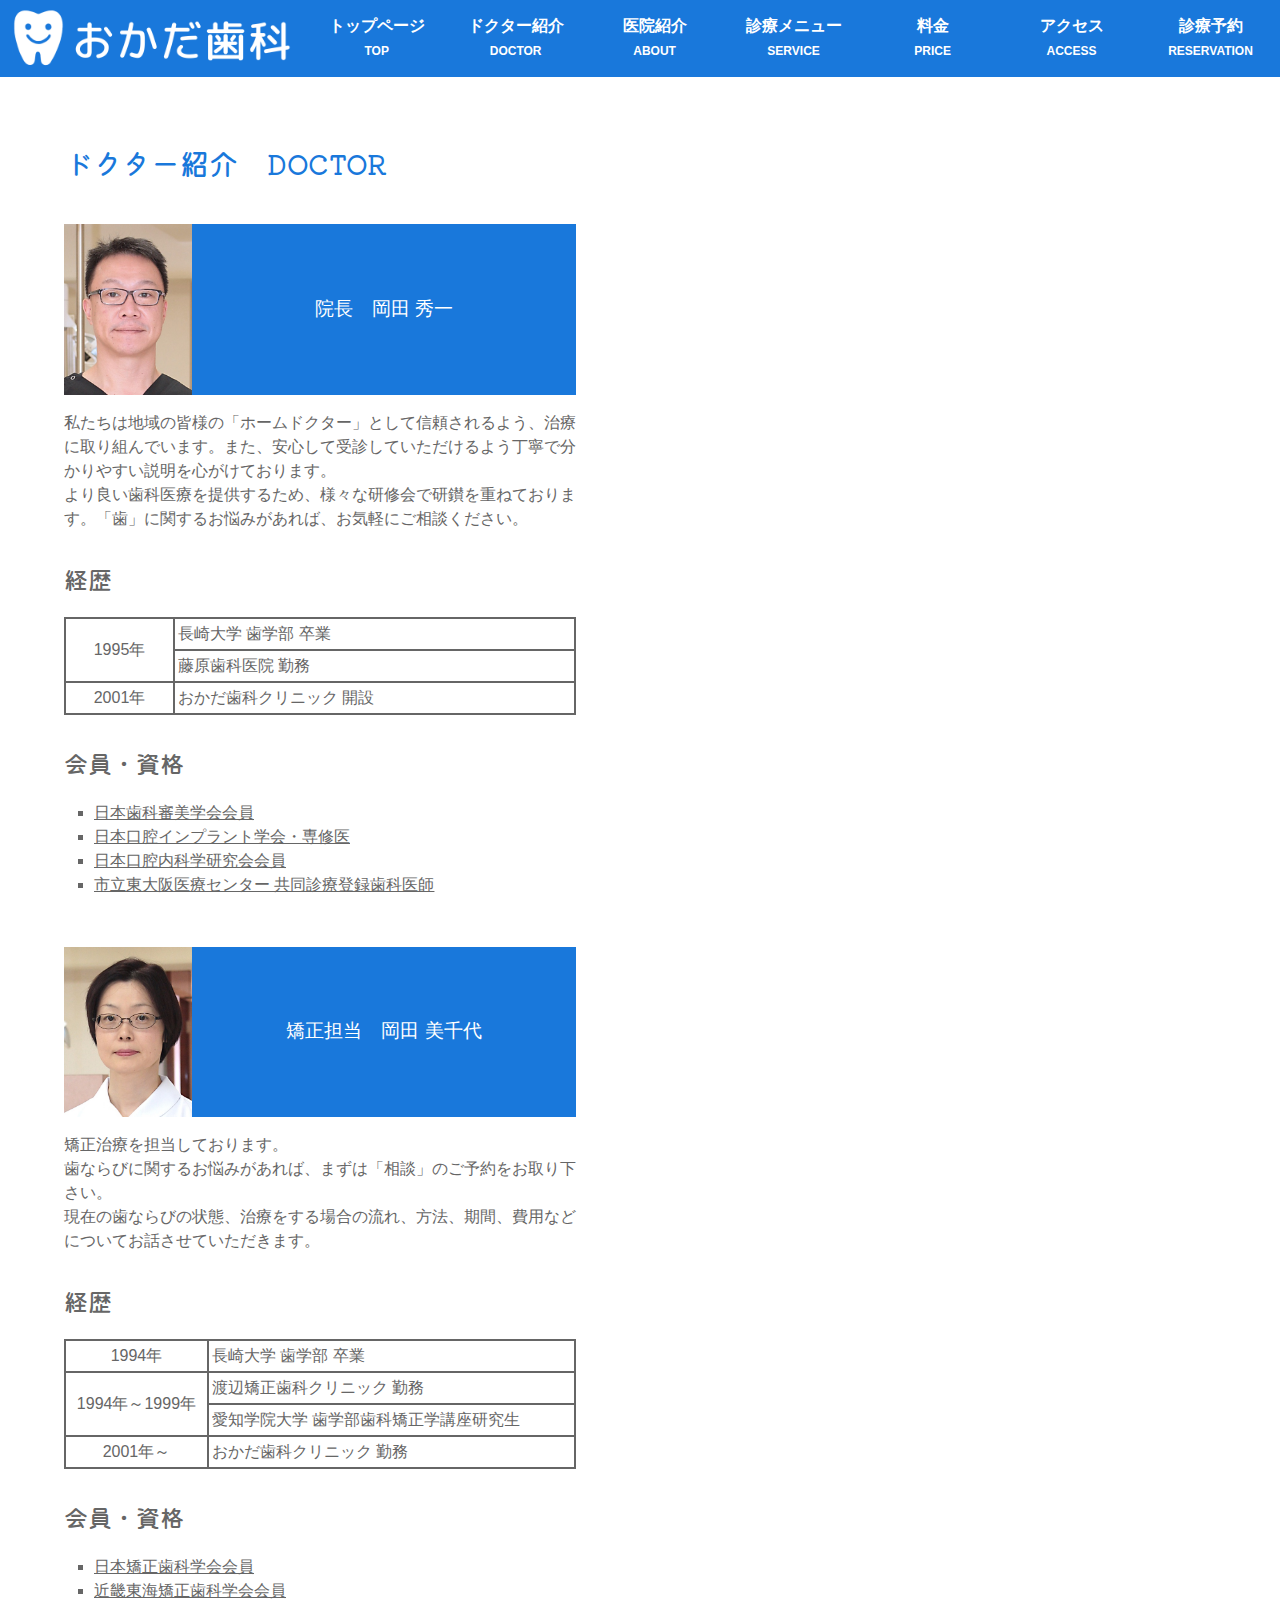
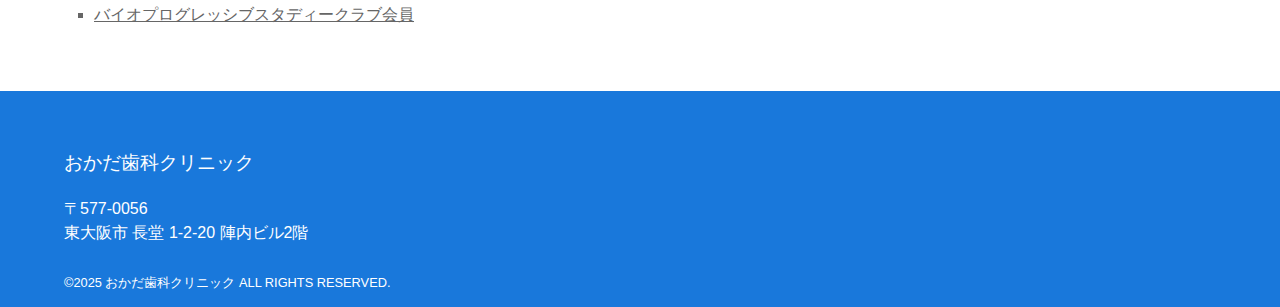
<file: dst/doctor.html>
<!doctype html><html lang="ja" dir="ltr" prefix="og: http://ogp.me/ns#"><head><script async src="https://www.googletagmanager.com/gtag/js?id=UA-51349924-1"></script><script>function gtag(){dataLayer.push(arguments)}window.dataLayer=window.dataLayer||[],gtag("js",new Date),gtag("config","UA-51349924-1")</script><meta charset="utf-8"><meta http-equiv="X-UA-Compatible" content="IE=edge,chrome=1"><meta name="viewport" content="width=device-width,initial-scale=1,shrink-to-fit=no"><title>ドクター紹介｜東大阪市 近鉄布施駅前の歯科医院・歯医者｜おかだ歯科クリニック</title><meta name="description" content="大阪・東大阪市近鉄布施駅前のおかだ歯科クリニックでは地域の皆様の「ホームドクター」として信頼されるよう、治療に取り組んでいます。一般歯科と矯正歯科があり、小さなお子さまからご高齢の方まで連携して治療を行います。"><meta name="format-detection" content="email=no,telephone=no,address=no"><meta name="theme-color" content="#1978db"><link rel="canonical" href="https://okada-dental.org/doctor.html"><link rel="stylesheet" href="https://fonts.googleapis.com/css?family=Material+Icons+Outlined"><link rel="stylesheet" href="slick/slick.css"><link rel="stylesheet" href="slick/slick-theme.css"><link rel="preconnect" href="https://fonts.gstatic.com"><link rel="stylesheet" href="https://fonts.googleapis.com/css2?family=Kiwi+Maru:wght@400;500&amp;display=swap"><link rel="stylesheet" href="css/style.css?date=202302021322"><link rel="icon" href="img/common/favicon.ico"><link rel="apple-touch-icon" href="img/common/apple-touch-icon.png"><meta name="msapplication-TileImage" content="img/common/logo.png"><meta name="msapplication-TileColor" content="#1978db"><meta property="og:url" content="https://okada-dental.org/doctor.html"><meta property="og:title" content="ドクター紹介｜東大阪市 近鉄布施駅前の歯科医院・歯医者｜おかだ歯科クリニック"><meta property="og:site_name"><meta property="og:description" content="大阪・東大阪市近鉄布施駅前のおかだ歯科クリニックでは地域の皆様の「ホームドクター」として信頼されるよう、治療に取り組んでいます。一般歯科と矯正歯科があり、小さなお子さまからご高齢の方まで連携して治療を行います。"><meta property="og:type" content="website"><meta property="og:image" content="https://okada-dental.org/img/common/ogp.jpg"><meta property="og:image:alt" content="大阪・東大阪市長堂布施駅前のおかだ歯科クリニックのドクター"><meta property="og:locale" content="ja_JP"><meta name="twitter:card" content="summary_large_image"></head><body class="doctor"><header class="header"><p class="headerLogo"><a href="index.html"><img src="img/common/logo.png" alt="大阪・東大阪市長堂布施駅前のおかだ歯科クリニック"></a></p><nav class="headerNavSp"><ul class="headerNavSp__menu"><li class="headerNavSp__menu__item--1"><a href="tel:0667839977"></a></li><li class="headerNavSp__menu__item--2"><a href="access.html"></a></li></ul></nav><nav class="headerNavPc"><ul class="headerNavPc__menu"><li class="headerNavPc__menu__item"><a href="index.html">トップページ<br><span>TOP</span></a></li><li class="headerNavPc__menu__item"><a href="doctor.html">ドクター紹介<br><span>DOCTOR</span></a></li><li class="headerNavPc__menu__item"><a href="#">医院紹介<br><span>ABOUT</span></a><ul class="headerNavPc__menu__item__submenu"><li class="headerNavPc__menu__item__submenu__item"><a href="concept.html">医院の特徴<br><span>CONCEPT</span></a></li><li class="headerNavPc__menu__item__submenu__item"><a href="facility.html">院内紹介<br><span>FACILITY</span></a></li></ul></li><li class="headerNavPc__menu__item"><a href="#">診療メニュー<br><span>SERVICE</span></a><ul class="headerNavPc__menu__item__submenu"><li class="headerNavPc__menu__item__submenu__item"><a href="general.html">一般歯科<br><span>GENERAL</span></a></li><li class="headerNavPc__menu__item__submenu__item"><a href="perio.html">歯周病<br><span>PERIO</span></a></li><li class="headerNavPc__menu__item__submenu__item"><a href="orthodontic.html">矯正歯科<br><span>ORTHODONTIC</span></a></li><li class="headerNavPc__menu__item__submenu__item"><a href="ceramic.html">セラミック治療<br><span>CERAMIC</span></a></li><li class="headerNavPc__menu__item__submenu__item"><a href="whitening.html">ホワイトニング<br><span>WHITENING</span></a></li><li class="headerNavPc__menu__item__submenu__item"><a href="implant.html">インプラント治療<br><span>IMPLANT</span></a></li><li class="headerNavPc__menu__item__submenu__item"><a href="denture.html">入れ歯の治療<br><span>DENTURE</span></a></li></ul></li><li class="headerNavPc__menu__item"><a href="price.html">料金<br><span>PRICE</span></a></li><li class="headerNavPc__menu__item"><a href="access.html">アクセス<br><span>ACCESS</span></a></li><li class="headerNavPc__menu__item"><a href="reservation.html">診療予約<br><span>RESERVATION</span></a></li></ul></nav></header><nav class="gnav"><div class="gnavToggle"><span class="gnavToggle__btn--open"></span></div><nav class="navContent"><ul class="navContent__menu"><li class="navContent__menu__item"><a href="index.html">トップページ&emsp;<span>TOP</span></a></li><li class="navContent__menu__item"><a href="doctor.html">ドクター紹介&emsp;<span>DOCTOR</span></a></li><li class="navContent__menu__item"><a href="#">医院紹介&emsp;<span>ABOUT</span></a><ul class="navContent__menu__item__submenu"><li class="navContent__menu__item__submenu__item"><a href="concept.html">医院の特徴&emsp;<span>CONCEPT</span></a></li><li class="navContent__menu__item__submenu__item"><a href="facility.html">院内紹介&emsp;<span>FACILITY</span></a></li></ul></li><li class="navContent__menu__item"><a href="#">診療メニュー&emsp;<span>SERVICE</span></a><ul class="navContent__menu__item__submenu"><li class="navContent__menu__item__submenu__item"><a href="general.html">一般歯科&emsp;<span>GENERAL</span></a></li><li class="navContent__menu__item__submenu__item"><a href="perio.html">歯周病&emsp;<span>PERIO</span></a></li><li class="navContent__menu__item__submenu__item"><a href="orthodontic.html">矯正歯科&emsp;<span>ORTHODONTIC</span></a></li><li class="navContent__menu__item__submenu__item"><a href="ceramic.html">セラミック治療&emsp;<span>CERAMIC</span></a></li><li class="navContent__menu__item__submenu__item"><a href="whitening.html">ホワイトニング&emsp;<span>WHITENING</span></a></li><li class="navContent__menu__item__submenu__item"><a href="implant.html">インプラント治療&emsp;<span>IMPLANT</span></a></li><li class="navContent__menu__item__submenu__item"><a href="denture.html">入れ歯の治療&emsp;<span>DENTURE</span></a></li></ul></li><li class="navContent__menu__item"><a href="price.html">料金&emsp;<span>PRICE</span></a></li><li class="navContent__menu__item"><a href="access.html">アクセス&emsp;<span>ACCESS</span></a></li><li class="navContent__menu__item"><a href="reservation.html">診療予約&emsp;<span>RESERVATION</span></a></li></ul></nav></nav><main class="doctor__main"><h1 class="ttl--1">ドクター紹介&emsp;<span>DOCTOR</span></h1><section><div class="doctor__msg"><img src="img/doctor/doctor-1.jpg" alt="院長 岡田秀一｜大阪・東大阪市長堂布施駅前のおかだ歯科クリニック"><p class="doctor__msg__name">院長&emsp;岡田 秀一</p><p class="doctor__msg__sentence">私たちは地域の皆様の「ホームドクター」として信頼されるよう、治療に取り組んでいます。また、安心して受診していただけるよう丁寧で分かりやすい説明を心がけております。<br>より良い歯科医療を提供するため、様々な研修会で研鑚を重ねております。「歯」に関するお悩みがあれば、お気軽にご相談ください。</p></div><h2 class="ttl--2">経歴</h2><table class="doctor__career"><tr><th rowspan="2">1995年</th><td>長崎大学 歯学部 卒業</td></tr><tr><th class="displayNone"></th><td>藤原歯科医院 勤務</td></tr><tr><th>2001年</th><td>おかだ歯科クリニック 開設</td></tr></table><h2 class="ttl--2">会員・資格</h2><ul class="doctor__qualification"><li><a href="http://www.jdshinbi.net/">日本歯科審美学会会員</a></li><li><a href="http://www.shika-implant.org/">日本口腔インプラント学会・専修医</a></li><li><a href="https://www.j-om.org/">日本口腔内科学研究会会員</a></li><li><a href="https://www.higashiosaka-mc.jp/">市立東大阪医療センター 共同診療登録歯科医師</a></li></ul></section><section><div class="doctor__msg"><img src="img/doctor/doctor-2.jpg" alt="院長 岡田秀一｜大阪・東大阪市長堂布施駅前のおかだ歯科クリニック"><p class="doctor__msg__name">矯正担当&emsp;岡田 美千代</p><p class="doctor__msg__sentence">矯正治療を担当しております。<br>歯ならびに関するお悩みがあれば、まずは「相談」のご予約をお取り下さい。<br>現在の歯ならびの状態、治療をする場合の流れ、方法、期間、費用などについてお話させていただきます。</p></div><h2 class="ttl--2">経歴</h2><table class="doctor__career"><tr><th>1994年</th><td>長崎大学 歯学部 卒業</td></tr><tr><th rowspan="2">1994年～1999年</th><td>渡辺矯正歯科クリニック 勤務</td></tr><tr><th class="displayNone"></th><td>愛知学院大学 歯学部歯科矯正学講座研究生</td></tr><tr><th>2001年～</th><td>おかだ歯科クリニック 勤務</td></tr></table><h2 class="ttl--2">会員・資格</h2><ul class="doctor__qualification"><li><a href="http://www.jos.gr.jp/">日本矯正歯科学会会員</a></li><li><a href="http://www.kokuhoken.or.jp/ktos/">近畿東海矯正歯科学会会員</a></li><li><a href="https://bsc-japan.jp/">バイオプログレッシブスタディークラブ会員</a></li></ul></section></main><footer class="footer"><p class="footer__name">おかだ歯科クリニック</p><p class="footer__address">〒577-0056<br>東大阪市 長堂 1-2-20 陣内ビル2階</p><small class="footer__copyright">&copy;2025 おかだ歯科クリニック ALL RIGHTS RESERVED.</small></footer><script src="https://ajax.googleapis.com/ajax/libs/jquery/3.6.0/jquery.min.js"></script><script src="slick/slick.min.js"></script><script src="js/nav.js"></script><script type="application/ld+json">{
        "@context":"https://schema.org",
        "@type":"BreadcrumbList",
        "itemListElement": [
          {
            "@type":"ListItem",
            "position":1,
            "name":"トップページ",
            "item":"https://okada-dental.org/"
          },
          {
            "@type":"ListItem",
            "position":2,
            "name":"ドクター紹介",
            "item":"https://okada-dental.org/doctor.html"
          }
        ]
      }</script></body></html>
</file>
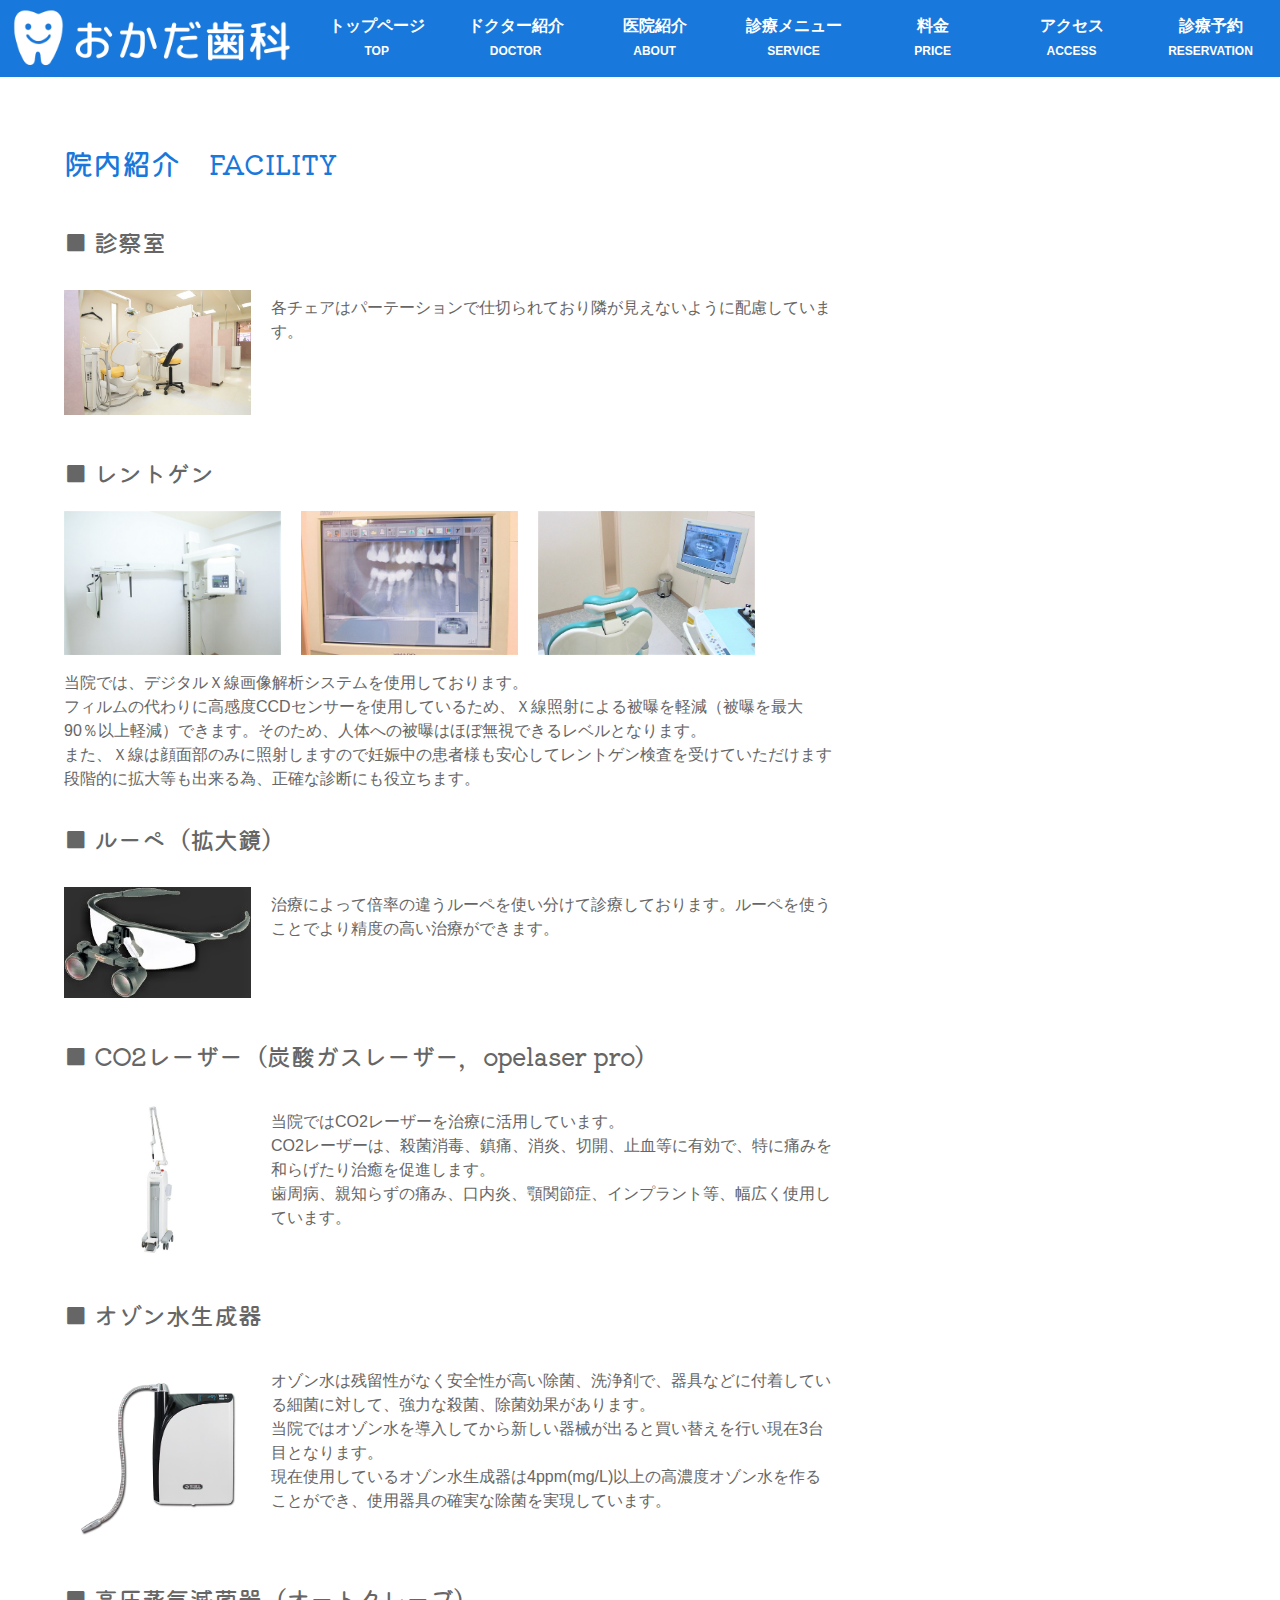
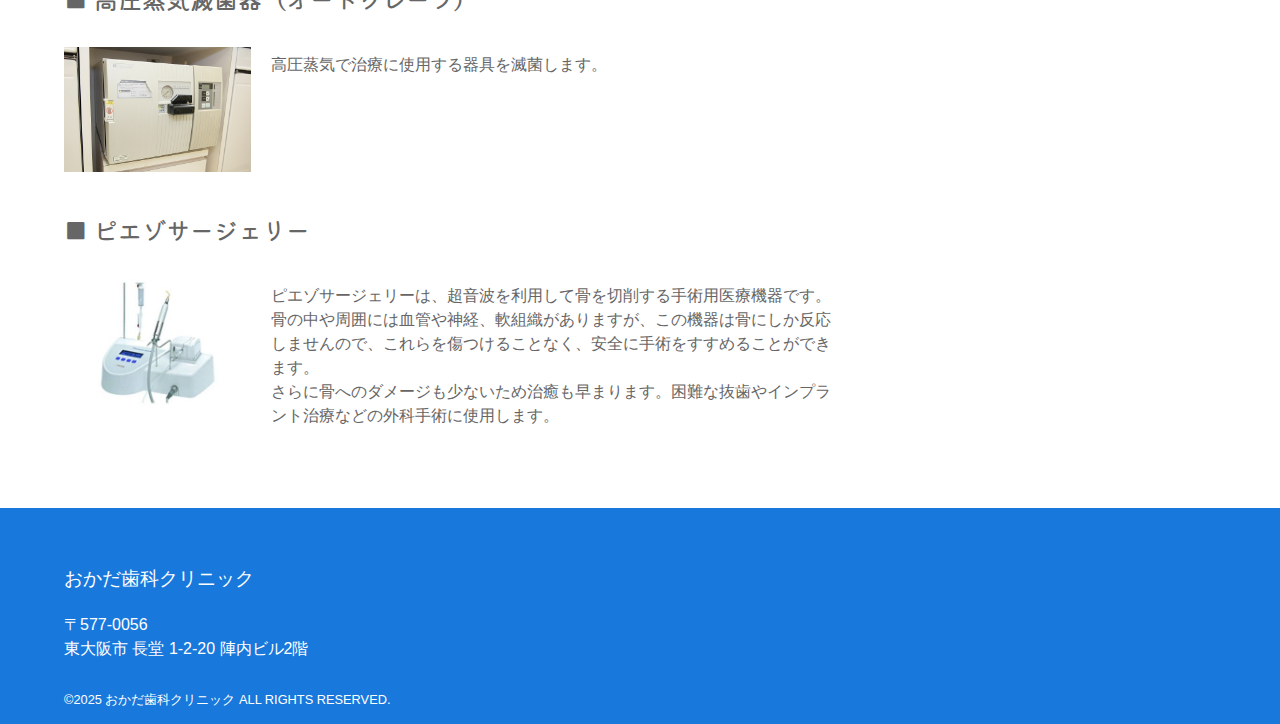
<file: dst/facility.html>
<!doctype html><html lang="ja" dir="ltr" prefix="og: http://ogp.me/ns#"><head><script async src="https://www.googletagmanager.com/gtag/js?id=UA-51349924-1"></script><script>function gtag(){dataLayer.push(arguments)}window.dataLayer=window.dataLayer||[],gtag("js",new Date),gtag("config","UA-51349924-1")</script><meta charset="utf-8"><meta http-equiv="X-UA-Compatible" content="IE=edge,chrome=1"><meta name="viewport" content="width=device-width,initial-scale=1,shrink-to-fit=no"><title>院内紹介｜東大阪市 近鉄布施駅前の歯科医院・歯医者｜おかだ歯科クリニック</title><meta name="description" content="大阪・東大阪市近鉄布施駅前のおかだ歯科クリニックの院内紹介ページです。患者さまのプライバシーを守るため隣が見えないように配慮しています。感染予防として、高濃度オゾン水やオートクレーブ（高圧蒸気滅菌器）による滅菌を行っています。"><meta name="format-detection" content="email=no,telephone=no,address=no"><meta name="theme-color" content="#1978db"><link rel="canonical" href="https://okada-dental.org/facility.html"><link rel="stylesheet" href="https://fonts.googleapis.com/css?family=Material+Icons+Outlined"><link rel="stylesheet" href="slick/slick.css"><link rel="stylesheet" href="slick/slick-theme.css"><link rel="preconnect" href="https://fonts.gstatic.com"><link rel="stylesheet" href="https://fonts.googleapis.com/css2?family=Kiwi+Maru:wght@400;500&amp;display=swap"><link rel="stylesheet" href="css/style.css?date=202302021322"><link rel="icon" href="img/common/favicon.ico"><link rel="apple-touch-icon" href="img/common/apple-touch-icon.png"><meta name="msapplication-TileImage" content="img/common/logo.png"><meta name="msapplication-TileColor" content="#1978db"><meta property="og:url" content="https://okada-dental.org/facility.html"><meta property="og:title" content="院内紹介｜東大阪市 近鉄布施駅前の歯科医院・歯医者｜おかだ歯科クリニック"><meta property="og:site_name"><meta property="og:description" content="大阪・東大阪市近鉄布施駅前のおかだ歯科クリニックの院内紹介ページです。患者さまのプライバシーを守るため隣が見えないように配慮しています。感染予防として、高濃度オゾン水やオートクレーブ（高圧蒸気滅菌器）による滅菌を行っています。"><meta property="og:type" content="website"><meta property="og:image" content="https://okada-dental.org/img/common/ogp.jpg"><meta property="og:image:alt" content=""><meta property="og:locale" content="ja_JP"><meta name="twitter:card" content="summary_large_image"></head><body class="facility"><header class="header"><p class="headerLogo"><a href="index.html"><img src="img/common/logo.png" alt="大阪・東大阪市長堂布施駅前のおかだ歯科クリニック"></a></p><nav class="headerNavSp"><ul class="headerNavSp__menu"><li class="headerNavSp__menu__item--1"><a href="tel:0667839977"></a></li><li class="headerNavSp__menu__item--2"><a href="access.html"></a></li></ul></nav><nav class="headerNavPc"><ul class="headerNavPc__menu"><li class="headerNavPc__menu__item"><a href="index.html">トップページ<br><span>TOP</span></a></li><li class="headerNavPc__menu__item"><a href="doctor.html">ドクター紹介<br><span>DOCTOR</span></a></li><li class="headerNavPc__menu__item"><a href="#">医院紹介<br><span>ABOUT</span></a><ul class="headerNavPc__menu__item__submenu"><li class="headerNavPc__menu__item__submenu__item"><a href="concept.html">医院の特徴<br><span>CONCEPT</span></a></li><li class="headerNavPc__menu__item__submenu__item"><a href="facility.html">院内紹介<br><span>FACILITY</span></a></li></ul></li><li class="headerNavPc__menu__item"><a href="#">診療メニュー<br><span>SERVICE</span></a><ul class="headerNavPc__menu__item__submenu"><li class="headerNavPc__menu__item__submenu__item"><a href="general.html">一般歯科<br><span>GENERAL</span></a></li><li class="headerNavPc__menu__item__submenu__item"><a href="perio.html">歯周病<br><span>PERIO</span></a></li><li class="headerNavPc__menu__item__submenu__item"><a href="orthodontic.html">矯正歯科<br><span>ORTHODONTIC</span></a></li><li class="headerNavPc__menu__item__submenu__item"><a href="ceramic.html">セラミック治療<br><span>CERAMIC</span></a></li><li class="headerNavPc__menu__item__submenu__item"><a href="whitening.html">ホワイトニング<br><span>WHITENING</span></a></li><li class="headerNavPc__menu__item__submenu__item"><a href="implant.html">インプラント治療<br><span>IMPLANT</span></a></li><li class="headerNavPc__menu__item__submenu__item"><a href="denture.html">入れ歯の治療<br><span>DENTURE</span></a></li></ul></li><li class="headerNavPc__menu__item"><a href="price.html">料金<br><span>PRICE</span></a></li><li class="headerNavPc__menu__item"><a href="access.html">アクセス<br><span>ACCESS</span></a></li><li class="headerNavPc__menu__item"><a href="reservation.html">診療予約<br><span>RESERVATION</span></a></li></ul></nav></header><nav class="gnav"><div class="gnavToggle"><span class="gnavToggle__btn--open"></span></div><nav class="navContent"><ul class="navContent__menu"><li class="navContent__menu__item"><a href="index.html">トップページ&emsp;<span>TOP</span></a></li><li class="navContent__menu__item"><a href="doctor.html">ドクター紹介&emsp;<span>DOCTOR</span></a></li><li class="navContent__menu__item"><a href="#">医院紹介&emsp;<span>ABOUT</span></a><ul class="navContent__menu__item__submenu"><li class="navContent__menu__item__submenu__item"><a href="concept.html">医院の特徴&emsp;<span>CONCEPT</span></a></li><li class="navContent__menu__item__submenu__item"><a href="facility.html">院内紹介&emsp;<span>FACILITY</span></a></li></ul></li><li class="navContent__menu__item"><a href="#">診療メニュー&emsp;<span>SERVICE</span></a><ul class="navContent__menu__item__submenu"><li class="navContent__menu__item__submenu__item"><a href="general.html">一般歯科&emsp;<span>GENERAL</span></a></li><li class="navContent__menu__item__submenu__item"><a href="perio.html">歯周病&emsp;<span>PERIO</span></a></li><li class="navContent__menu__item__submenu__item"><a href="orthodontic.html">矯正歯科&emsp;<span>ORTHODONTIC</span></a></li><li class="navContent__menu__item__submenu__item"><a href="ceramic.html">セラミック治療&emsp;<span>CERAMIC</span></a></li><li class="navContent__menu__item__submenu__item"><a href="whitening.html">ホワイトニング&emsp;<span>WHITENING</span></a></li><li class="navContent__menu__item__submenu__item"><a href="implant.html">インプラント治療&emsp;<span>IMPLANT</span></a></li><li class="navContent__menu__item__submenu__item"><a href="denture.html">入れ歯の治療&emsp;<span>DENTURE</span></a></li></ul></li><li class="navContent__menu__item"><a href="price.html">料金&emsp;<span>PRICE</span></a></li><li class="navContent__menu__item"><a href="access.html">アクセス&emsp;<span>ACCESS</span></a></li><li class="navContent__menu__item"><a href="reservation.html">診療予約&emsp;<span>RESERVATION</span></a></li></ul></nav></nav><main class="facility__main"><h1 class="ttl--1">院内紹介&emsp;<span>FACILITY</span></h1><section><h2 class="ttl--2">■&ensp;診察室</h2><div class="imgDesc"><img class="imgDesc__img" src="img/facility/examRoom.jpg" alt="診療室"><p class="imgDesc__desc">各チェアはパーテーションで仕切られており隣が見えないように配慮しています。</p></div></section><section><h2 class="ttl--2">■&ensp;レントゲン</h2><div class="imgs3"><div class="imgs3__item"><img src="img/facility/xRay.jpg" alt="レントゲン"></div><div class="imgs3__item"><img src="img/facility/xRayImg.jpg" alt="レントゲン"></div><div class="imgs3__item"><img src="img/facility/xRayResult.jpg" alt="レントゲン"></div></div><p>当院では、デジタルＸ線画像解析システムを使用しております。<br>フィルムの代わりに高感度CCDセンサーを使用しているため、Ｘ線照射による被曝を軽減（被曝を最大90％以上軽減）できます。そのため、人体への被曝はほぼ無視できるレベルとなります。<br>また、Ｘ線は顔面部のみに照射しますので妊娠中の患者様も安心してレントゲン検査を受けていただけます<br>段階的に拡大等も出来る為、正確な診断にも役立ちます。</p></section><section><h2 class="ttl--2">■&ensp;ルーペ（拡大鏡）</h2><div class="imgDesc"><img class="imgDesc__img" src="img/facility/loupe.jpg" alt="ルーペ（拡大鏡）"><p class="imgDesc__desc">治療によって倍率の違うルーペを使い分けて診療しております。ルーペを使うことでより精度の高い治療ができます。</p></div></section><section><h2 class="ttl--2">■&ensp;CO2レーザー（炭酸ガスレーザー，opelaser pro）</h2><div class="imgDesc"><img class="imgDesc__img" src="img/facility/laser.jpg" alt="CO2レーザー（炭酸ガスレーザー，opelaser pro）"><p class="imgDesc__desc">当院ではCO2レーザーを治療に活用しています。<br>CO2レーザーは、殺菌消毒、鎮痛、消炎、切開、止血等に有効で、特に痛みを和らげたり治癒を促進します。<br>歯周病、親知らずの痛み、口内炎、顎関節症、インプラント等、幅広く使用しています。</p></div></section><section><h2 class="ttl--2">■&ensp;オゾン水生成器</h2><div class="imgDesc"><img class="imgDesc__img" src="img/facility/ozonatedWater.png" alt="オゾン水生成器 pro）"><p class="imgDesc__desc">オゾン水は残留性がなく安全性が高い除菌、洗浄剤で、器具などに付着している細菌に対して、強力な殺菌、除菌効果があります。<br>当院ではオゾン水を導入してから新しい器械が出ると買い替えを行い現在3台目となります。<br>現在使用しているオゾン水生成器は4ppm(mg/L)以上の高濃度オゾン水を作ることができ、使用器具の確実な除菌を実現しています。</p></div></section><section><h2 class="ttl--2">■&ensp;高圧蒸気滅菌器（オートクレーブ）</h2><div class="imgDesc"><img class="imgDesc__img" src="img/facility/autoclave.jpg" alt="高圧蒸気滅菌器（オートクレーブ）"><p class="imgDesc__desc">高圧蒸気で治療に使用する器具を滅菌します。</p></div></section><section><h2 class="ttl--2">■&ensp;ピエゾサージェリー</h2><div class="imgDesc"><img class="imgDesc__img" src="img/facility/piezosurgery.jpg" alt="ピエゾサージェリー"><p class="imgDesc__desc">ピエゾサージェリーは、超音波を利用して骨を切削する手術用医療機器です。<br>骨の中や周囲には血管や神経、軟組織がありますが、この機器は骨にしか反応しませんので、これらを傷つけることなく、安全に手術をすすめることができます。<br>さらに骨へのダメージも少ないため治癒も早まります。困難な抜歯やインプラント治療などの外科手術に使用します。</p></div></section></main><footer class="footer"><p class="footer__name">おかだ歯科クリニック</p><p class="footer__address">〒577-0056<br>東大阪市 長堂 1-2-20 陣内ビル2階</p><small class="footer__copyright">&copy;2025 おかだ歯科クリニック ALL RIGHTS RESERVED.</small></footer><script src="https://ajax.googleapis.com/ajax/libs/jquery/3.6.0/jquery.min.js"></script><script src="slick/slick.min.js"></script><script src="js/nav.js"></script><script type="application/ld+json">{
        "@context":"https://schema.org",
        "@type":"BreadcrumbList",
        "itemListElement": [
          {
            "@type":"ListItem",
            "position":1,
            "name":"トップページ",
            "item":"https://okada-dental.org/"
          },
          {
            "@type":"ListItem",
            "position":2,
            "name":"院内紹介",
            "item":"https://okada-dental.org/facility.html"
          }
        ]
      }</script></body></html>
</file>
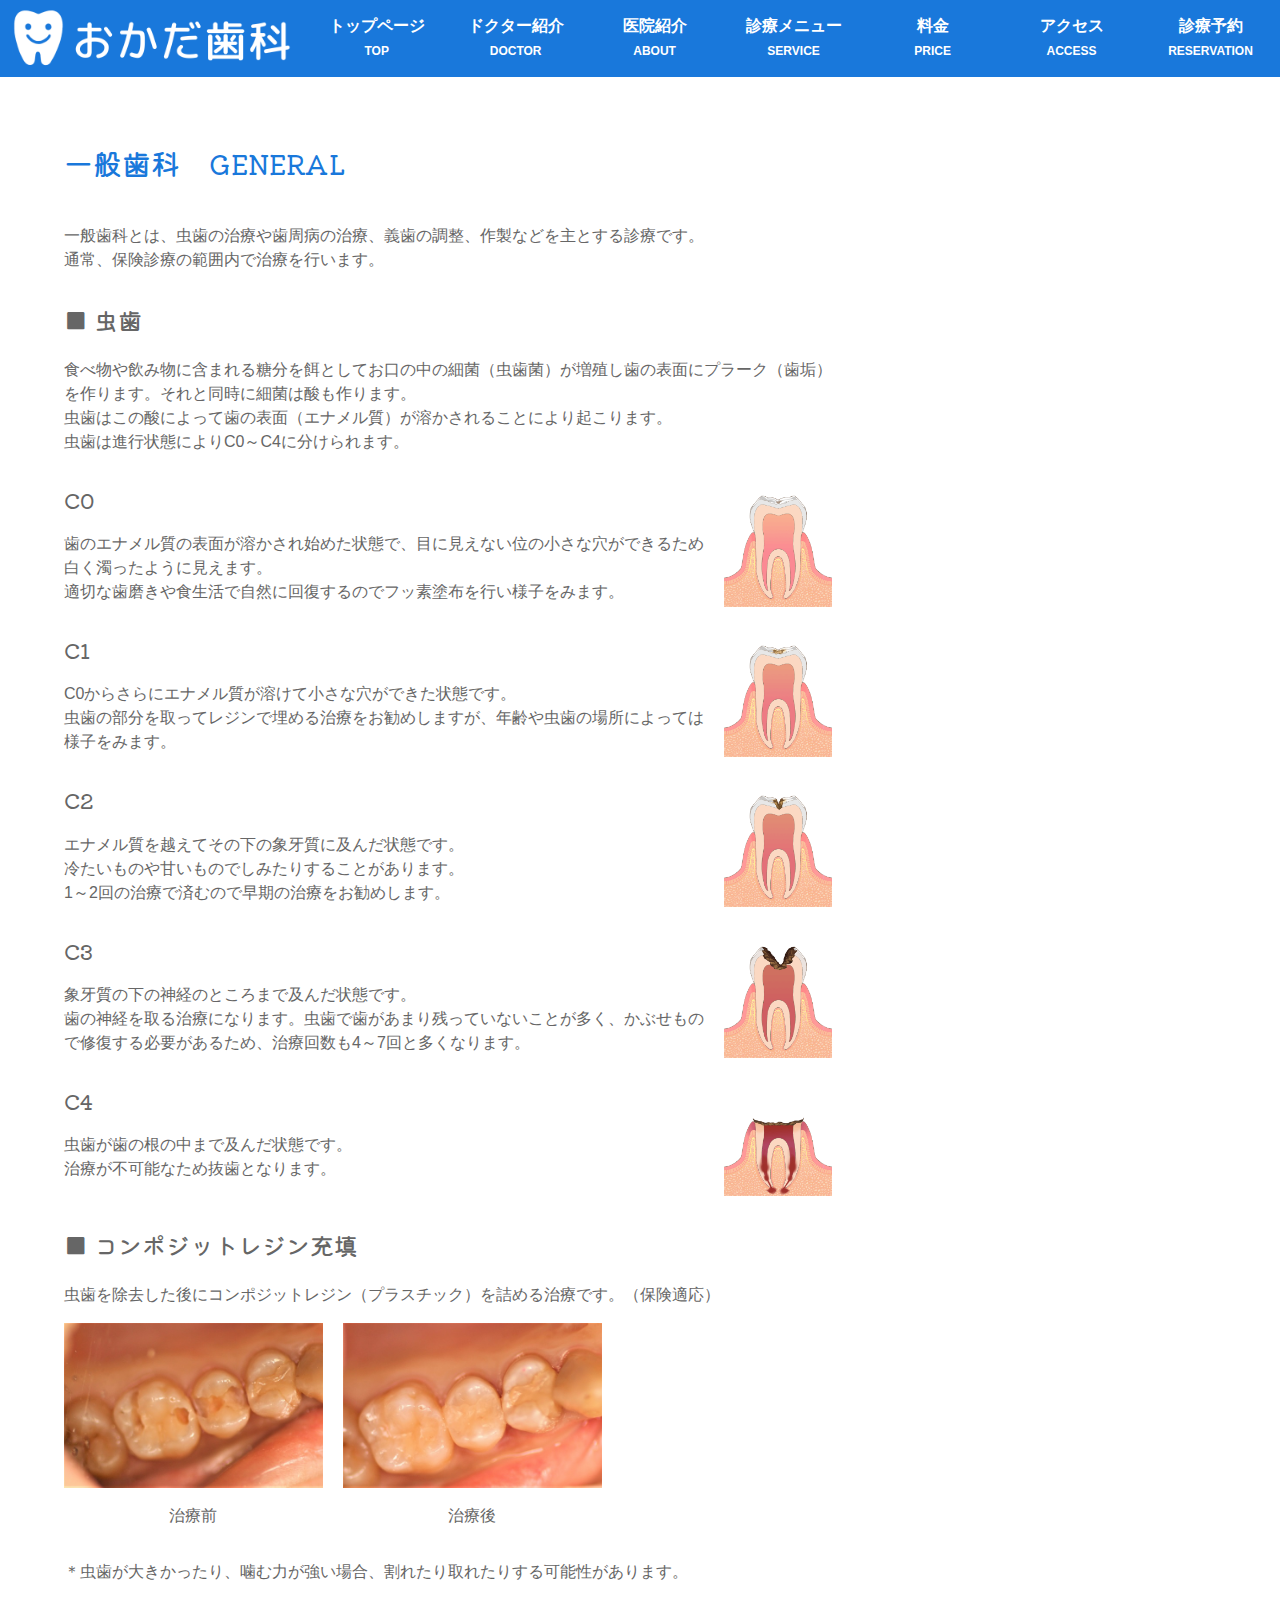
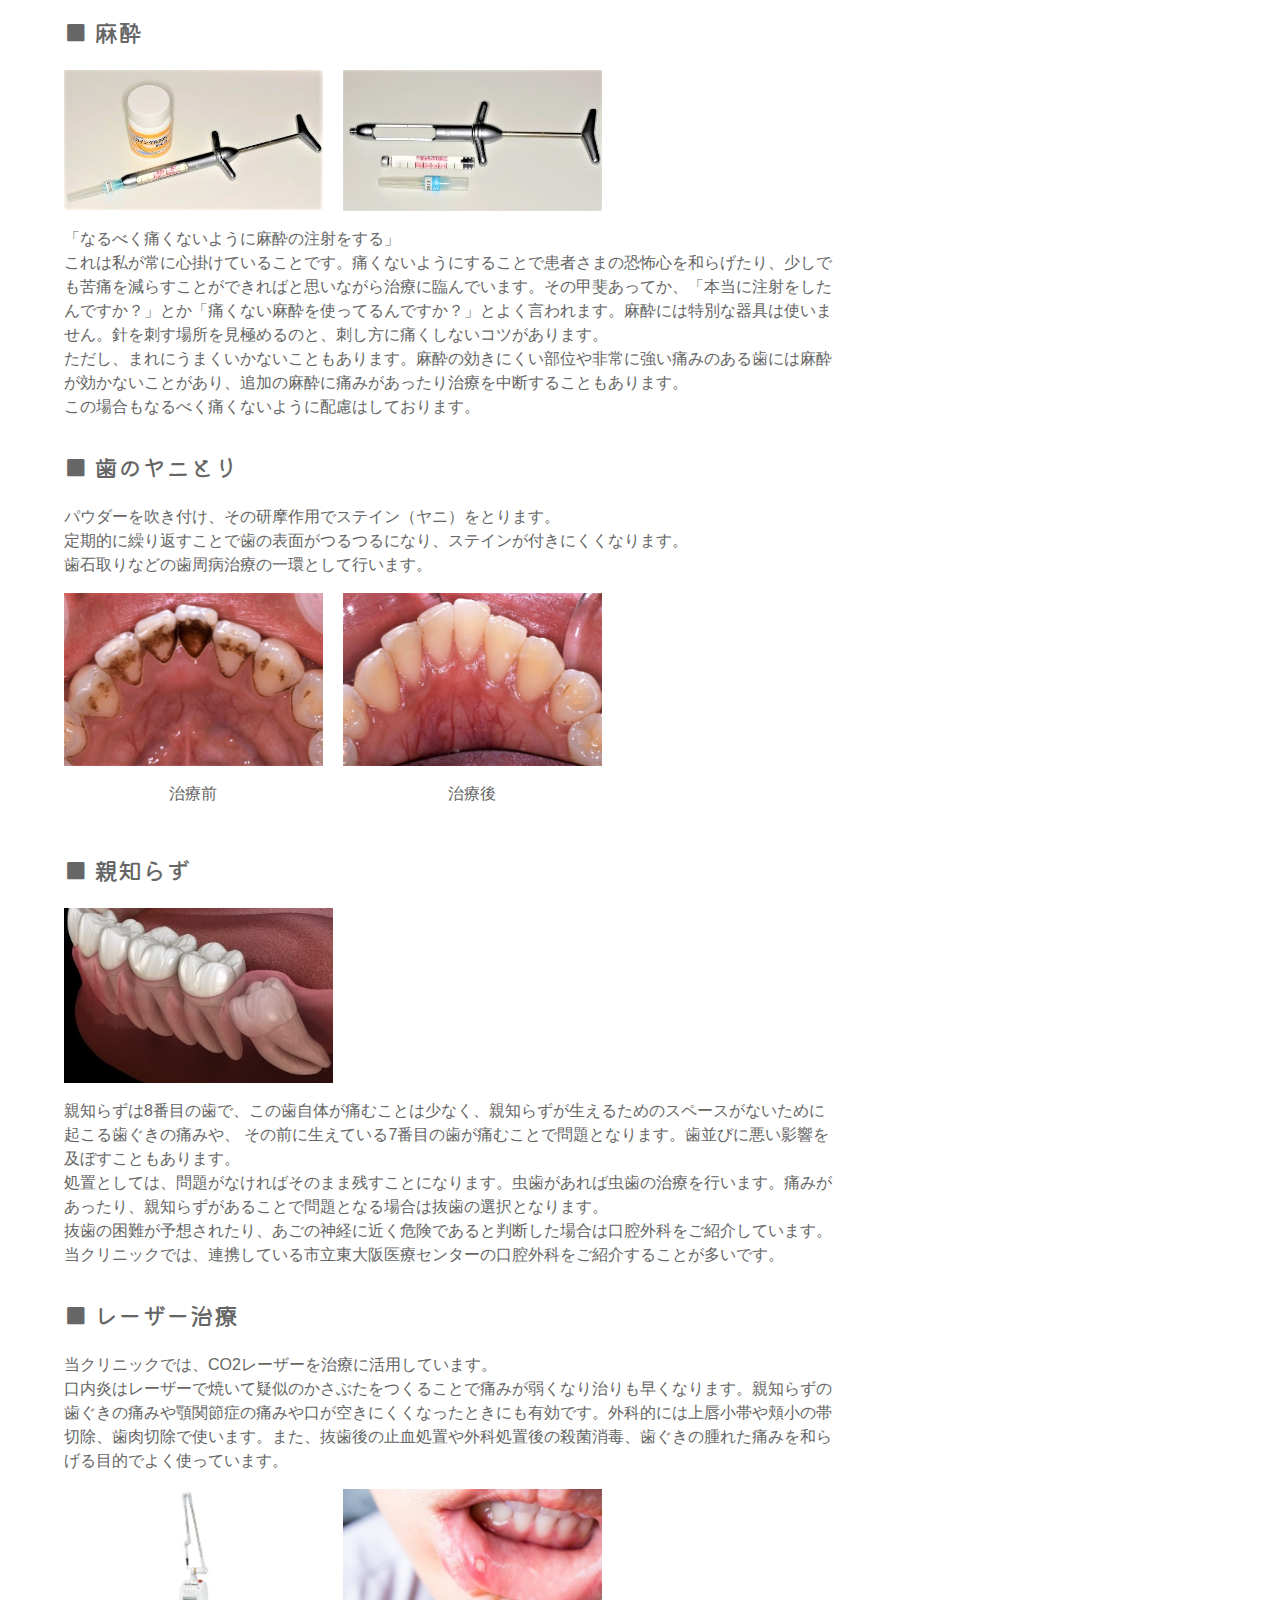
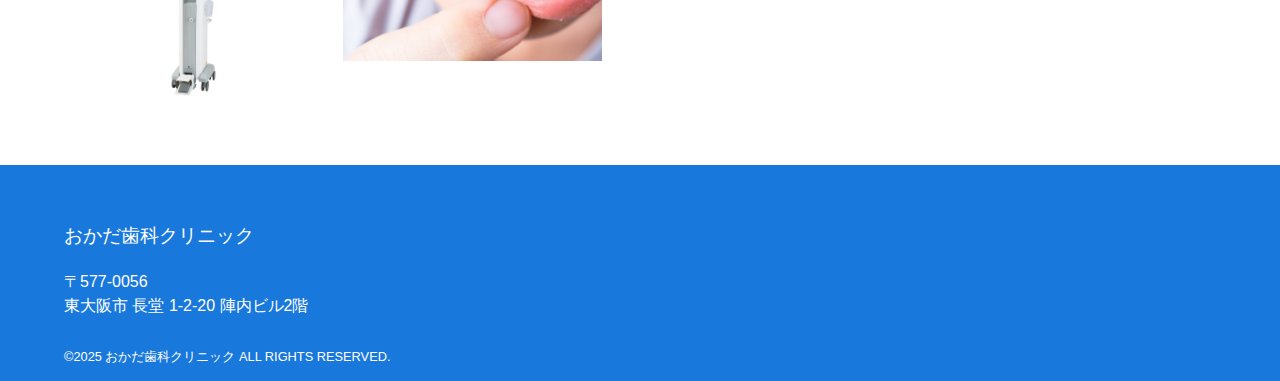
<file: dst/general.html>
<!doctype html><html lang="ja" dir="ltr" prefix="og: http://ogp.me/ns#"><head><script async src="https://www.googletagmanager.com/gtag/js?id=UA-51349924-1"></script><script>function gtag(){dataLayer.push(arguments)}window.dataLayer=window.dataLayer||[],gtag("js",new Date),gtag("config","UA-51349924-1")</script><meta charset="utf-8"><meta http-equiv="X-UA-Compatible" content="IE=edge,chrome=1"><meta name="viewport" content="width=device-width,initial-scale=1,shrink-to-fit=no"><title>一般歯科｜東大阪市 近鉄布施駅前の歯科医院・歯医者｜おかだ歯科クリニック</title><meta name="description" content="大阪・東大阪市近鉄布施駅前のおかだ歯科クリニックの虫歯・歯の神経・歯周病・親知らずなどを治療する一般歯科のページです。おかだ歯科クリニックでは患者様の恐怖心や苦痛を減らすため“痛みの少ない治療”“できるだけ歯を削らずに残す治療”を心がけています。大阪・東大阪で歯のことでお悩みの方は、お気軽にご相談ください。"><meta name="format-detection" content="email=no,telephone=no,address=no"><meta name="theme-color" content="#1978db"><link rel="canonical" href="https://okada-dental.org/general.html"><link rel="stylesheet" href="https://fonts.googleapis.com/css?family=Material+Icons+Outlined"><link rel="stylesheet" href="slick/slick.css"><link rel="stylesheet" href="slick/slick-theme.css"><link rel="preconnect" href="https://fonts.gstatic.com"><link rel="stylesheet" href="https://fonts.googleapis.com/css2?family=Kiwi+Maru:wght@400;500&amp;display=swap"><link rel="stylesheet" href="css/style.css?date=202302021322"><link rel="icon" href="img/common/favicon.ico"><link rel="apple-touch-icon" href="img/common/apple-touch-icon.png"><meta name="msapplication-TileImage" content="img/common/logo.png"><meta name="msapplication-TileColor" content="#1978db"><meta property="og:url" content="https://okada-dental.org/general.html"><meta property="og:title" content="一般歯科｜東大阪市 近鉄布施駅前の歯科医院・歯医者｜おかだ歯科クリニック"><meta property="og:site_name"><meta property="og:description" content="大阪・東大阪市近鉄布施駅前のおかだ歯科クリニックの虫歯・歯の神経・歯周病・親知らずなどを治療する一般歯科のページです。おかだ歯科クリニックでは患者様の恐怖心や苦痛を減らすため“痛みの少ない治療”“できるだけ歯を削らずに残す治療”を心がけています。大阪・東大阪で歯のことでお悩みの方は、お気軽にご相談ください。"><meta property="og:type" content="website"><meta property="og:image" content="https://okada-dental.org/img/common/ogp.jpg"><meta property="og:image:alt" content="大阪・東大阪市長堂布施駅前のおかだ歯科クリニックの一般歯科"><meta property="og:locale" content="ja_JP"><meta name="twitter:card" content="summary_large_image"></head><body class="general"><header class="header"><p class="headerLogo"><a href="index.html"><img src="img/common/logo.png" alt="大阪・東大阪市長堂布施駅前のおかだ歯科クリニック"></a></p><nav class="headerNavSp"><ul class="headerNavSp__menu"><li class="headerNavSp__menu__item--1"><a href="tel:0667839977"></a></li><li class="headerNavSp__menu__item--2"><a href="access.html"></a></li></ul></nav><nav class="headerNavPc"><ul class="headerNavPc__menu"><li class="headerNavPc__menu__item"><a href="index.html">トップページ<br><span>TOP</span></a></li><li class="headerNavPc__menu__item"><a href="doctor.html">ドクター紹介<br><span>DOCTOR</span></a></li><li class="headerNavPc__menu__item"><a href="#">医院紹介<br><span>ABOUT</span></a><ul class="headerNavPc__menu__item__submenu"><li class="headerNavPc__menu__item__submenu__item"><a href="concept.html">医院の特徴<br><span>CONCEPT</span></a></li><li class="headerNavPc__menu__item__submenu__item"><a href="facility.html">院内紹介<br><span>FACILITY</span></a></li></ul></li><li class="headerNavPc__menu__item"><a href="#">診療メニュー<br><span>SERVICE</span></a><ul class="headerNavPc__menu__item__submenu"><li class="headerNavPc__menu__item__submenu__item"><a href="general.html">一般歯科<br><span>GENERAL</span></a></li><li class="headerNavPc__menu__item__submenu__item"><a href="perio.html">歯周病<br><span>PERIO</span></a></li><li class="headerNavPc__menu__item__submenu__item"><a href="orthodontic.html">矯正歯科<br><span>ORTHODONTIC</span></a></li><li class="headerNavPc__menu__item__submenu__item"><a href="ceramic.html">セラミック治療<br><span>CERAMIC</span></a></li><li class="headerNavPc__menu__item__submenu__item"><a href="whitening.html">ホワイトニング<br><span>WHITENING</span></a></li><li class="headerNavPc__menu__item__submenu__item"><a href="implant.html">インプラント治療<br><span>IMPLANT</span></a></li><li class="headerNavPc__menu__item__submenu__item"><a href="denture.html">入れ歯の治療<br><span>DENTURE</span></a></li></ul></li><li class="headerNavPc__menu__item"><a href="price.html">料金<br><span>PRICE</span></a></li><li class="headerNavPc__menu__item"><a href="access.html">アクセス<br><span>ACCESS</span></a></li><li class="headerNavPc__menu__item"><a href="reservation.html">診療予約<br><span>RESERVATION</span></a></li></ul></nav></header><nav class="gnav"><div class="gnavToggle"><span class="gnavToggle__btn--open"></span></div><nav class="navContent"><ul class="navContent__menu"><li class="navContent__menu__item"><a href="index.html">トップページ&emsp;<span>TOP</span></a></li><li class="navContent__menu__item"><a href="doctor.html">ドクター紹介&emsp;<span>DOCTOR</span></a></li><li class="navContent__menu__item"><a href="#">医院紹介&emsp;<span>ABOUT</span></a><ul class="navContent__menu__item__submenu"><li class="navContent__menu__item__submenu__item"><a href="concept.html">医院の特徴&emsp;<span>CONCEPT</span></a></li><li class="navContent__menu__item__submenu__item"><a href="facility.html">院内紹介&emsp;<span>FACILITY</span></a></li></ul></li><li class="navContent__menu__item"><a href="#">診療メニュー&emsp;<span>SERVICE</span></a><ul class="navContent__menu__item__submenu"><li class="navContent__menu__item__submenu__item"><a href="general.html">一般歯科&emsp;<span>GENERAL</span></a></li><li class="navContent__menu__item__submenu__item"><a href="perio.html">歯周病&emsp;<span>PERIO</span></a></li><li class="navContent__menu__item__submenu__item"><a href="orthodontic.html">矯正歯科&emsp;<span>ORTHODONTIC</span></a></li><li class="navContent__menu__item__submenu__item"><a href="ceramic.html">セラミック治療&emsp;<span>CERAMIC</span></a></li><li class="navContent__menu__item__submenu__item"><a href="whitening.html">ホワイトニング&emsp;<span>WHITENING</span></a></li><li class="navContent__menu__item__submenu__item"><a href="implant.html">インプラント治療&emsp;<span>IMPLANT</span></a></li><li class="navContent__menu__item__submenu__item"><a href="denture.html">入れ歯の治療&emsp;<span>DENTURE</span></a></li></ul></li><li class="navContent__menu__item"><a href="price.html">料金&emsp;<span>PRICE</span></a></li><li class="navContent__menu__item"><a href="access.html">アクセス&emsp;<span>ACCESS</span></a></li><li class="navContent__menu__item"><a href="reservation.html">診療予約&emsp;<span>RESERVATION</span></a></li></ul></nav></nav><main class="general__main"><h1 class="ttl--1">一般歯科&emsp;<span>GENERAL</span></h1><p class="general__intro">一般歯科とは、虫歯の治療や歯周病の治療、義歯の調整、作製などを主とする診療です。<br>通常、保険診療の範囲内で治療を行います。</p><section class="general__caries"><h2 class="ttl--2">■&ensp;虫歯</h2><p class="general__caries__sentence">食べ物や飲み物に含まれる糖分を餌としてお口の中の細菌（虫歯菌）が増殖し歯の表面にプラーク（歯垢）を作ります。それと同時に細菌は酸も作ります。<br>虫歯はこの酸によって歯の表面（エナメル質）が溶かされることにより起こります。<br>虫歯は進行状態によりC0～C4に分けられます。</p><div class="general__caries__explain"><section><h3 class="ttl--3">C0</h3><p>歯のエナメル質の表面が溶かされ始めた状態で、目に見えない位の小さな穴ができるため白く濁ったように見えます。<br>適切な歯磨きや食生活で自然に回復するのでフッ素塗布を行い様子をみます。</p></section><img src="img/general/c0.png" alt="C0"></div><div class="general__caries__explain"><section><h3 class="ttl--3">C1</h3><p>C0からさらにエナメル質が溶けて小さな穴ができた状態です。<br>虫歯の部分を取ってレジンで埋める治療をお勧めしますが、年齢や虫歯の場所によっては様子をみます。</p></section><img src="img/general/c1.png" alt="C1"></div><div class="general__caries__explain"><section><h3 class="ttl--3">C2</h3><p>エナメル質を越えてその下の象牙質に及んだ状態です。<br>冷たいものや甘いものでしみたりすることがあります。<br>1～2回の治療で済むので早期の治療をお勧めします。</p></section><img src="img/general/c2.png" alt="C2"></div><div class="general__caries__explain"><section><h3 class="ttl--3">C3</h3><p>象牙質の下の神経のところまで及んだ状態です。<br>歯の神経を取る治療になります。虫歯で歯があまり残っていないことが多く、かぶせもので修復する必要があるため、治療回数も4～7回と多くなります。</p></section><img src="img/general/c3.png" alt="C3"></div><div class="general__caries__explain"><section><h3 class="ttl--3">C4</h3><p>虫歯が歯の根の中まで及んだ状態です。<br>治療が不可能なため抜歯となります。</p></section><img src="img/general/c4.png" alt="C4"></div></section><section class="general__resin"><h2 class="ttl--2">■&ensp;コンポジットレジン充填</h2><p class="general__resin__sentence">虫歯を除去した後にコンポジットレジン（プラスチック）を詰める治療です。（保険適応）</p><div class="imgs2"><div class="imgs2__item"><img src="img/general/resinBf.jpg" alt="コンポジットレジン充填治療前"><p>治療前</p></div><div class="imgs2__item"><img src="img/general/resinAf.jpg" alt="コンポジットレジン充填治療後"><p>治療後</p></div></div><p class="general__resin__atten">＊虫歯が大きかったり、噛む力が強い場合、割れたり取れたりする可能性があります。</p></section><section class="general__anesth"><h2 class="ttl--2">■&ensp;麻酔</h2><div class="imgs2"><img src="img/general/anesth.jpg" alt="注射器と麻酔剤"><img src="img/general/syringe.jpg" alt="麻酔の注射器"></div><p class="general__anesth__sentence">「なるべく痛くないように麻酔の注射をする」<br>これは私が常に心掛けていることです。痛くないようにすることで患者さまの恐怖心を和らげたり、少しでも苦痛を減らすことができればと思いながら治療に臨んでいます。その甲斐あってか、「本当に注射をしたんですか？」とか「痛くない麻酔を使ってるんですか？」とよく言われます。麻酔には特別な器具は使いません。針を刺す場所を見極めるのと、刺し方に痛くしないコツがあります。<br>ただし、まれにうまくいかないこともあります。麻酔の効きにくい部位や非常に強い痛みのある歯には麻酔が効かないことがあり、追加の麻酔に痛みがあったり治療を中断することもあります。<br>この場合もなるべく痛くないように配慮はしております。</p></section><section class="general__tar"><h2 class="ttl--2">■&ensp;歯のヤニとり</h2><p class="general__tar__sentence">パウダーを吹き付け、その研摩作用でステイン（ヤニ）をとります。<br>定期的に繰り返すことで歯の表面がつるつるになり、ステインが付きにくくなります。<br>歯石取りなどの歯周病治療の一環として行います。</p><div class="imgs2"><div class="imgs2__item"><img src="img/general/tarBf.jpg" alt="歯のヤニとりの治療前"><p>治療前</p></div><div class="imgs2__item"><img src="img/general/tarAf.jpg" alt="歯のヤニとりの治療後"><p>治療後</p></div></div></section><section class="general__wisdomTooth"><h2 class="ttl--2">■&ensp;親知らず</h2><img class="general__wisdomTooth__img" src="img/general/wisdomTooth.jpg" alt="親知らず"><p class="general__wisdomTooth__sentence">親知らずは8番目の歯で、この歯自体が痛むことは少なく、親知らずが生えるためのスペースがないために起こる歯ぐきの痛みや、 その前に生えている7番目の歯が痛むことで問題となります。歯並びに悪い影響を及ぼすこともあります。<br>処置としては、問題がなければそのまま残すことになります。虫歯があれば虫歯の治療を行います。痛みがあったり、親知らずがあることで問題となる場合は抜歯の選択となります。<br>抜歯の困難が予想されたり、あごの神経に近く危険であると判断した場合は口腔外科をご紹介しています。当クリニックでは、連携している市立東大阪医療センターの口腔外科をご紹介することが多いです。</p></section><section class="general__laser"><h2 class="ttl--2">■&ensp;レーザー治療</h2><p class="general__laser__sentence">当クリニックでは、CO2レーザーを治療に活用しています。<br>口内炎はレーザーで焼いて疑似のかさぶたをつくることで痛みが弱くなり治りも早くなります。親知らずの歯ぐきの痛みや顎関節症の痛みや口が空きにくくなったときにも有効です。外科的には上唇小帯や頬小の帯切除、歯肉切除で使います。また、抜歯後の止血処置や外科処置後の殺菌消毒、歯ぐきの腫れた痛みを和らげる目的でよく使っています。</p><div class="imgs2"><img src="img/general/laser.jpg" alt="CO2レーザー"><img src="img/general/stomatitis.jpg" alt="口内炎"></div></section></main><footer class="footer"><p class="footer__name">おかだ歯科クリニック</p><p class="footer__address">〒577-0056<br>東大阪市 長堂 1-2-20 陣内ビル2階</p><small class="footer__copyright">&copy;2025 おかだ歯科クリニック ALL RIGHTS RESERVED.</small></footer><script src="https://ajax.googleapis.com/ajax/libs/jquery/3.6.0/jquery.min.js"></script><script src="slick/slick.min.js"></script><script src="js/nav.js"></script><script type="application/ld+json">{
        "@context":"https://schema.org",
        "@type":"BreadcrumbList",
        "itemListElement": [
          {
            "@type":"ListItem",
            "position":1,
            "name":"トップページ",
            "item":"https://okada-dental.org/"
          },
          {
            "@type":"ListItem",
            "position":2,
            "name":"一般歯科",
            "item":"https://okada-dental.org/general.html"
          }
        ]
      }</script></body></html>
</file>
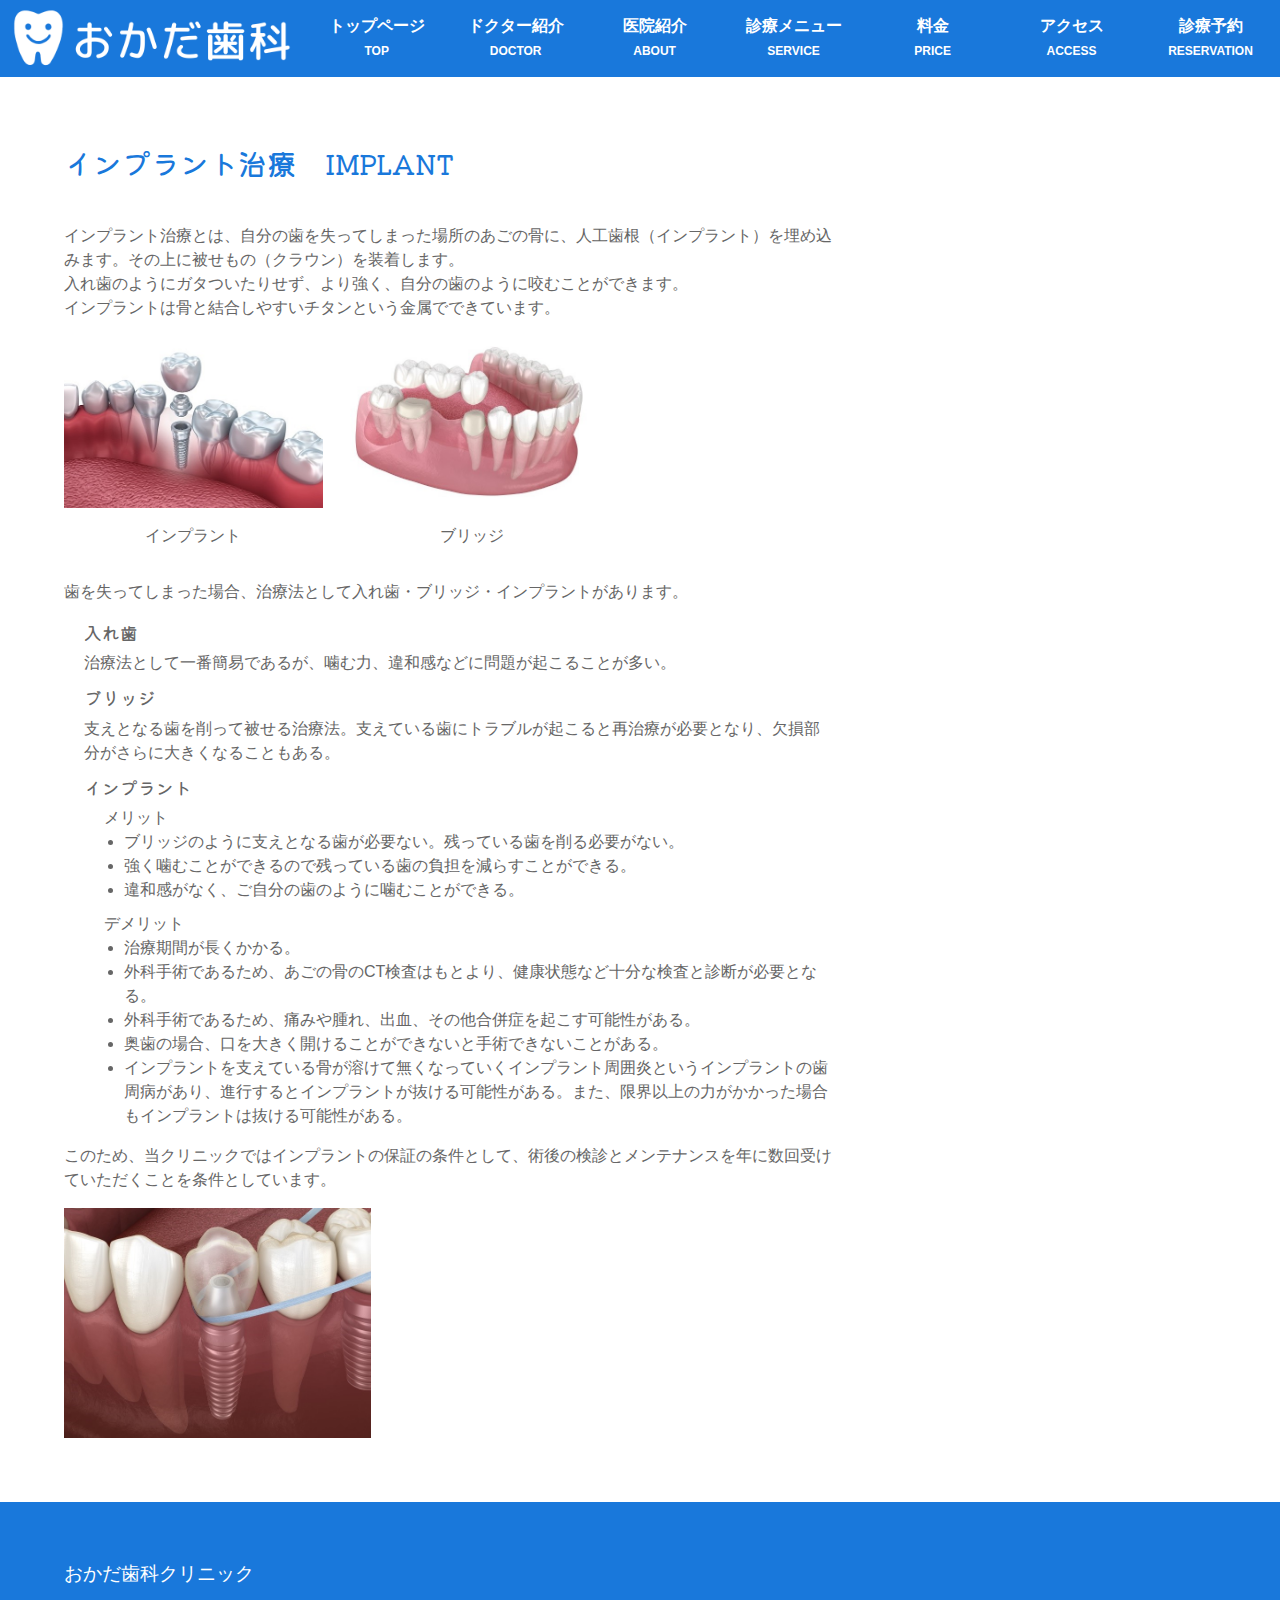
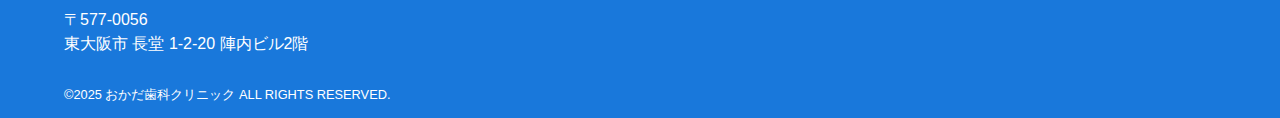
<file: dst/implant.html>
<!doctype html><html lang="ja" dir="ltr" prefix="og: http://ogp.me/ns#"><head><script async src="https://www.googletagmanager.com/gtag/js?id=UA-51349924-1"></script><script>function gtag(){dataLayer.push(arguments)}window.dataLayer=window.dataLayer||[],gtag("js",new Date),gtag("config","UA-51349924-1")</script><meta charset="utf-8"><meta http-equiv="X-UA-Compatible" content="IE=edge,chrome=1"><meta name="viewport" content="width=device-width,initial-scale=1,shrink-to-fit=no"><title>インプラント治療｜東大阪市 近鉄布施駅前の歯科医院・歯医者｜おかだ歯科クリニック</title><meta name="description" content="大阪・東大阪市近鉄布施駅前のおかだ歯科クリニックのインプラント治療のページです。インプラントとは、自分の歯を失ってしまった場所のあごの骨に人工歯根を埋め込み、その上に歯を装着する治療法です。歯を失ったときの治療法として、入れ歯やブリッジがありますが、しっかりと何でも食べられるようになりたいというご希望の場合はインプラント治療をお勧めしています。大阪・東大阪で歯を失ってから食事がしにくくなったとお悩みの方は、お気軽にご相談ください。"><meta name="format-detection" content="email=no,telephone=no,address=no"><meta name="theme-color" content="#1978db"><link rel="canonical" href="https://okada-dental.org/implant.html"><link rel="stylesheet" href="https://fonts.googleapis.com/css?family=Material+Icons+Outlined"><link rel="stylesheet" href="slick/slick.css"><link rel="stylesheet" href="slick/slick-theme.css"><link rel="preconnect" href="https://fonts.gstatic.com"><link rel="stylesheet" href="https://fonts.googleapis.com/css2?family=Kiwi+Maru:wght@400;500&amp;display=swap"><link rel="stylesheet" href="css/style.css?date=202302021322"><link rel="icon" href="img/common/favicon.ico"><link rel="apple-touch-icon" href="img/common/apple-touch-icon.png"><meta name="msapplication-TileImage" content="img/common/logo.png"><meta name="msapplication-TileColor" content="#1978db"><meta property="og:url" content="https://okada-dental.org/implant.html"><meta property="og:title" content="インプラント治療｜東大阪市 近鉄布施駅前の歯科医院・歯医者｜おかだ歯科クリニック"><meta property="og:site_name"><meta property="og:description" content="大阪・東大阪市近鉄布施駅前のおかだ歯科クリニックのインプラント治療のページです。インプラントとは、自分の歯を失ってしまった場所のあごの骨に人工歯根を埋め込み、その上に歯を装着する治療法です。歯を失ったときの治療法として、入れ歯やブリッジがありますが、しっかりと何でも食べられるようになりたいというご希望の場合はインプラント治療をお勧めしています。大阪・東大阪で歯を失ってから食事がしにくくなったとお悩みの方は、お気軽にご相談ください。"><meta property="og:type" content="website"><meta property="og:image" content="https://okada-dental.org/img/common/ogp.jpg"><meta property="og:image:alt" content=""><meta property="og:locale" content="ja_JP"><meta name="twitter:card" content="summary_large_image"></head><body class="implant"><header class="header"><p class="headerLogo"><a href="index.html"><img src="img/common/logo.png" alt="大阪・東大阪市長堂布施駅前のおかだ歯科クリニック"></a></p><nav class="headerNavSp"><ul class="headerNavSp__menu"><li class="headerNavSp__menu__item--1"><a href="tel:0667839977"></a></li><li class="headerNavSp__menu__item--2"><a href="access.html"></a></li></ul></nav><nav class="headerNavPc"><ul class="headerNavPc__menu"><li class="headerNavPc__menu__item"><a href="index.html">トップページ<br><span>TOP</span></a></li><li class="headerNavPc__menu__item"><a href="doctor.html">ドクター紹介<br><span>DOCTOR</span></a></li><li class="headerNavPc__menu__item"><a href="#">医院紹介<br><span>ABOUT</span></a><ul class="headerNavPc__menu__item__submenu"><li class="headerNavPc__menu__item__submenu__item"><a href="concept.html">医院の特徴<br><span>CONCEPT</span></a></li><li class="headerNavPc__menu__item__submenu__item"><a href="facility.html">院内紹介<br><span>FACILITY</span></a></li></ul></li><li class="headerNavPc__menu__item"><a href="#">診療メニュー<br><span>SERVICE</span></a><ul class="headerNavPc__menu__item__submenu"><li class="headerNavPc__menu__item__submenu__item"><a href="general.html">一般歯科<br><span>GENERAL</span></a></li><li class="headerNavPc__menu__item__submenu__item"><a href="perio.html">歯周病<br><span>PERIO</span></a></li><li class="headerNavPc__menu__item__submenu__item"><a href="orthodontic.html">矯正歯科<br><span>ORTHODONTIC</span></a></li><li class="headerNavPc__menu__item__submenu__item"><a href="ceramic.html">セラミック治療<br><span>CERAMIC</span></a></li><li class="headerNavPc__menu__item__submenu__item"><a href="whitening.html">ホワイトニング<br><span>WHITENING</span></a></li><li class="headerNavPc__menu__item__submenu__item"><a href="implant.html">インプラント治療<br><span>IMPLANT</span></a></li><li class="headerNavPc__menu__item__submenu__item"><a href="denture.html">入れ歯の治療<br><span>DENTURE</span></a></li></ul></li><li class="headerNavPc__menu__item"><a href="price.html">料金<br><span>PRICE</span></a></li><li class="headerNavPc__menu__item"><a href="access.html">アクセス<br><span>ACCESS</span></a></li><li class="headerNavPc__menu__item"><a href="reservation.html">診療予約<br><span>RESERVATION</span></a></li></ul></nav></header><nav class="gnav"><div class="gnavToggle"><span class="gnavToggle__btn--open"></span></div><nav class="navContent"><ul class="navContent__menu"><li class="navContent__menu__item"><a href="index.html">トップページ&emsp;<span>TOP</span></a></li><li class="navContent__menu__item"><a href="doctor.html">ドクター紹介&emsp;<span>DOCTOR</span></a></li><li class="navContent__menu__item"><a href="#">医院紹介&emsp;<span>ABOUT</span></a><ul class="navContent__menu__item__submenu"><li class="navContent__menu__item__submenu__item"><a href="concept.html">医院の特徴&emsp;<span>CONCEPT</span></a></li><li class="navContent__menu__item__submenu__item"><a href="facility.html">院内紹介&emsp;<span>FACILITY</span></a></li></ul></li><li class="navContent__menu__item"><a href="#">診療メニュー&emsp;<span>SERVICE</span></a><ul class="navContent__menu__item__submenu"><li class="navContent__menu__item__submenu__item"><a href="general.html">一般歯科&emsp;<span>GENERAL</span></a></li><li class="navContent__menu__item__submenu__item"><a href="perio.html">歯周病&emsp;<span>PERIO</span></a></li><li class="navContent__menu__item__submenu__item"><a href="orthodontic.html">矯正歯科&emsp;<span>ORTHODONTIC</span></a></li><li class="navContent__menu__item__submenu__item"><a href="ceramic.html">セラミック治療&emsp;<span>CERAMIC</span></a></li><li class="navContent__menu__item__submenu__item"><a href="whitening.html">ホワイトニング&emsp;<span>WHITENING</span></a></li><li class="navContent__menu__item__submenu__item"><a href="implant.html">インプラント治療&emsp;<span>IMPLANT</span></a></li><li class="navContent__menu__item__submenu__item"><a href="denture.html">入れ歯の治療&emsp;<span>DENTURE</span></a></li></ul></li><li class="navContent__menu__item"><a href="price.html">料金&emsp;<span>PRICE</span></a></li><li class="navContent__menu__item"><a href="access.html">アクセス&emsp;<span>ACCESS</span></a></li><li class="navContent__menu__item"><a href="reservation.html">診療予約&emsp;<span>RESERVATION</span></a></li></ul></nav></nav><main class="implant__main"><h1 class="ttl--1">インプラント治療&emsp;<span>IMPLANT</span></h1><p class="implant__intro">インプラント治療とは、自分の歯を失ってしまった場所のあごの骨に、人工歯根（インプラント）を埋め込みます。その上に被せもの（クラウン）を装着します。<br>入れ歯のようにガタついたりせず、より強く、自分の歯のように咬むことができます。<br>インプラントは骨と結合しやすいチタンという金属でできています。</p><div class="imgs2"><div class="imgs2__item"><img src="img/implant/implant.jpg" alt="インプラント"><p>インプラント</p></div><div class="imgs2__item"><img src="img/implant/bridge.jpg" alt="ブリッジ"><p>ブリッジ</p></div></div><p>歯を失ってしまった場合、治療法として入れ歯・ブリッジ・インプラントがあります。</p><dl class="implant__dl"><dt class="ttl--4">入れ歯</dt><dd class="implant__dd">治療法として一番簡易であるが、噛む力、違和感などに問題が起こることが多い。</dd><dt class="ttl--4">ブリッジ</dt><dd class="implant__dd">支えとなる歯を削って被せる治療法。支えている歯にトラブルが起こると再治療が必要となり、欠損部分がさらに大きくなることもある。</dd><dt class="ttl--4">インプラント</dt><dd class="implant__dd"><dl class="implant__dl"><dt class="implant__dt">メリット</dt><dd class="implant__dd"><ul class="implant__dd__list"><li>ブリッジのように支えとなる歯が必要ない。残っている歯を削る必要がない。</li><li>強く噛むことができるので残っている歯の負担を減らすことができる。</li><li>違和感がなく、ご自分の歯のように噛むことができる。</li></ul></dd><dt class="implant__dt">デメリット</dt><dd class="implant__dd"><ul class="implant__dd__list"><li>治療期間が長くかかる。</li><li>外科手術であるため、あごの骨のCT検査はもとより、健康状態など十分な検査と診断が必要となる。</li><li>外科手術であるため、痛みや腫れ、出血、その他合併症を起こす可能性がある。</li><li>奥歯の場合、口を大きく開けることができないと手術できないことがある。</li><li>インプラントを支えている骨が溶けて無くなっていくインプラント周囲炎というインプラントの歯周病があり、進行するとインプラントが抜ける可能性がある。また、限界以上の力がかかった場合もインプラントは抜ける可能性がある。</li></ul></dd></dl></dd></dl><p>このため、当クリニックではインプラントの保証の条件として、術後の検診とメンテナンスを年に数回受けていただくことを条件としています。</p><img class="implant__img" src="img/implant/impMaint.jpg" alt="インプラント"></main><footer class="footer"><p class="footer__name">おかだ歯科クリニック</p><p class="footer__address">〒577-0056<br>東大阪市 長堂 1-2-20 陣内ビル2階</p><small class="footer__copyright">&copy;2025 おかだ歯科クリニック ALL RIGHTS RESERVED.</small></footer><script src="https://ajax.googleapis.com/ajax/libs/jquery/3.6.0/jquery.min.js"></script><script src="slick/slick.min.js"></script><script src="js/nav.js"></script><script type="application/ld+json">{
        "@context":"https://schema.org",
        "@type":"BreadcrumbList",
        "itemListElement": [
          {
            "@type":"ListItem",
            "position":1,
            "name":"トップページ",
            "item":"https://okada-dental.org/"
          },
          {
            "@type":"ListItem",
            "position":2,
            "name":"インプラント治療",
            "item":"https://okada-dental.org/implant.html"
          }
        ]
      }</script></body></html>
</file>
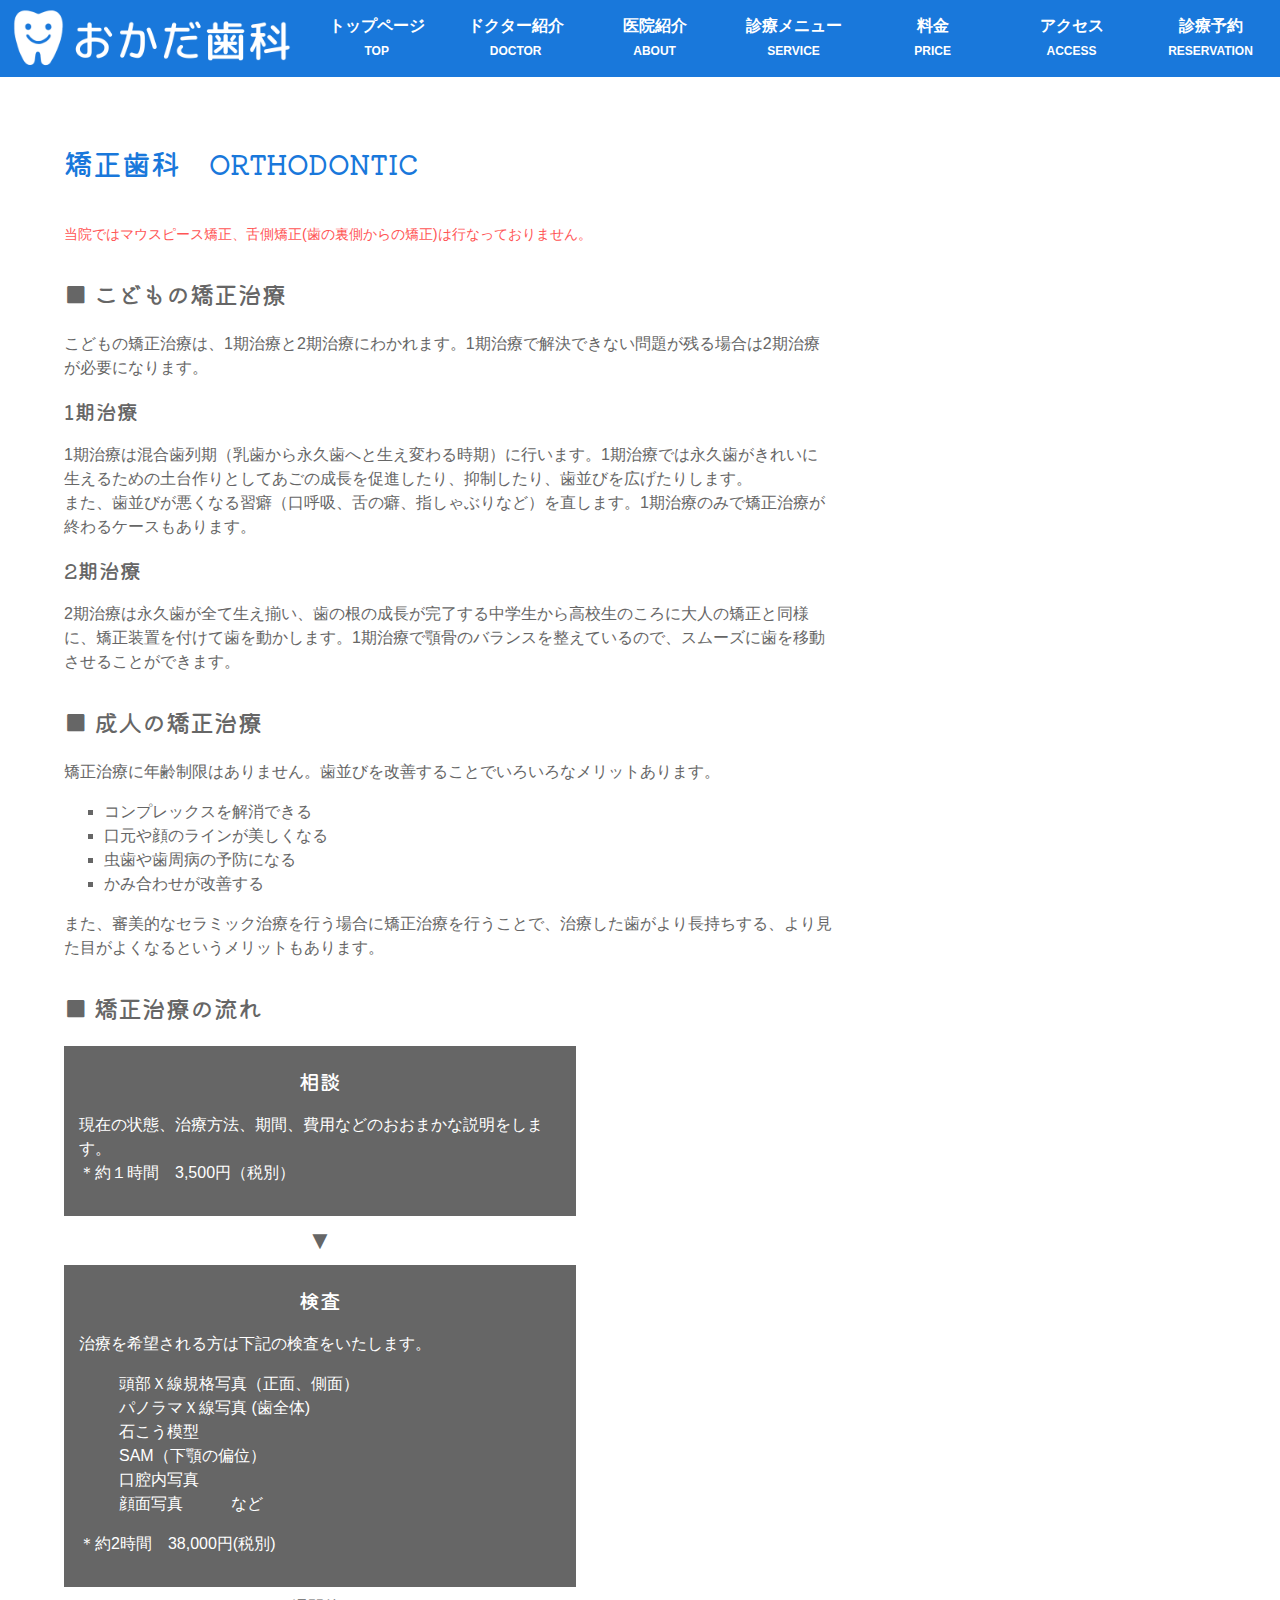
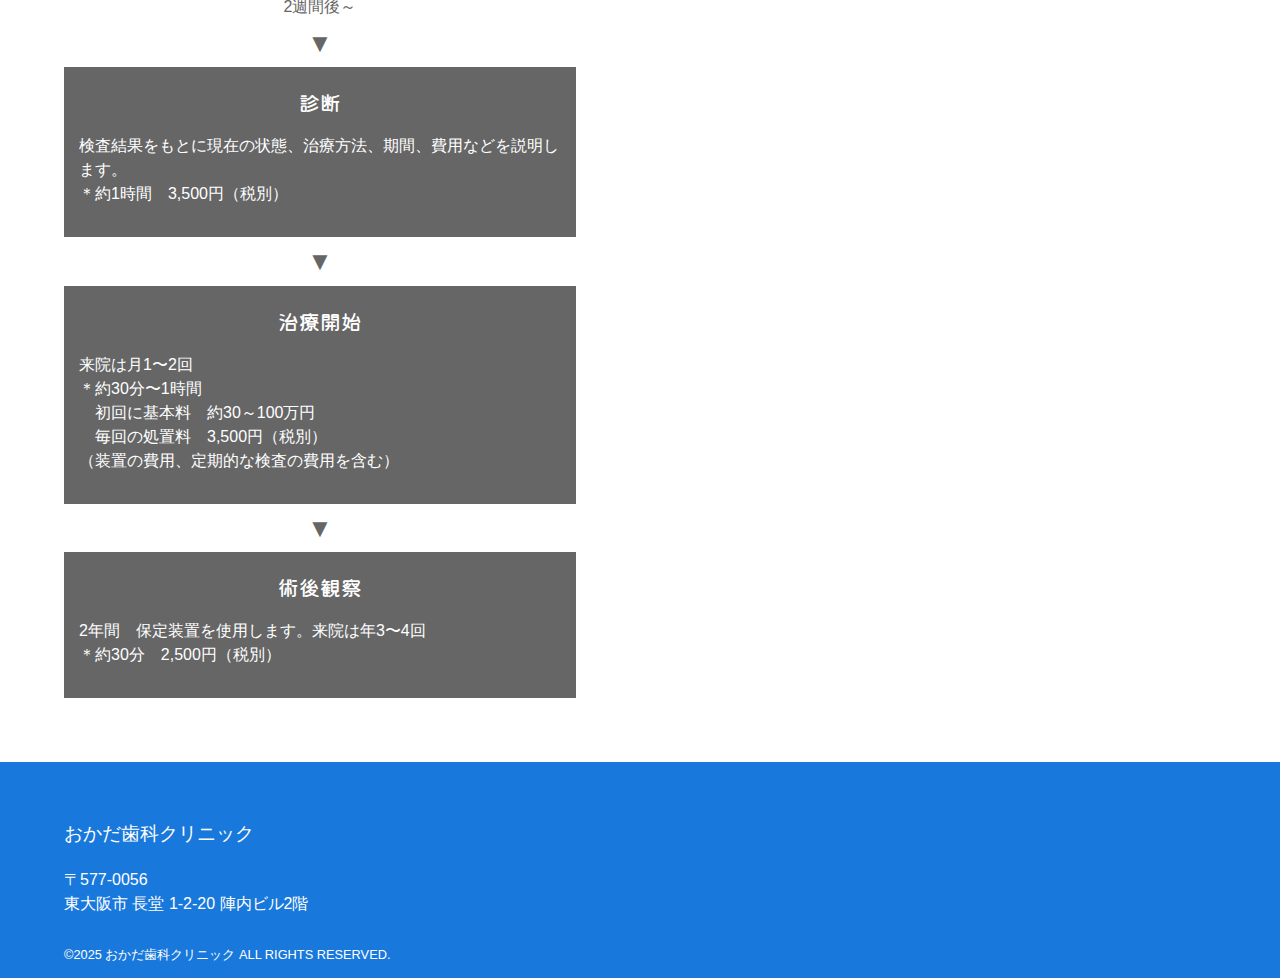
<file: dst/orthodontic.html>
<!doctype html><html lang="ja" dir="ltr" prefix="og: http://ogp.me/ns#"><head><script async src="https://www.googletagmanager.com/gtag/js?id=UA-51349924-1"></script><script>function gtag(){dataLayer.push(arguments)}window.dataLayer=window.dataLayer||[],gtag("js",new Date),gtag("config","UA-51349924-1")</script><meta charset="utf-8"><meta http-equiv="X-UA-Compatible" content="IE=edge,chrome=1"><meta name="viewport" content="width=device-width,initial-scale=1,shrink-to-fit=no"><title>矯正歯科｜東大阪市 近鉄布施駅前の歯科医院・歯医者｜おかだ歯科クリニック</title><meta name="description" content="歯並びやかみ合わせが正しくないと、見た目の問題だけではなく、正しい発音ができなかったり、虫歯や歯周病にもなりやすく、お子さまの場合は顔の成長にも問題が出てきます。大阪・東大阪でご自身やお子さまの歯並びで気になることがあれば、近鉄布施駅前の歯科・歯医者、おかだ歯科クリニックへお気軽にご相談ください。"><meta name="format-detection" content="email=no,telephone=no,address=no"><meta name="theme-color" content="#1978db"><link rel="canonical" href="https://okada-dental.org/orthodontic.html"><link rel="stylesheet" href="https://fonts.googleapis.com/css?family=Material+Icons+Outlined"><link rel="stylesheet" href="slick/slick.css"><link rel="stylesheet" href="slick/slick-theme.css"><link rel="preconnect" href="https://fonts.gstatic.com"><link rel="stylesheet" href="https://fonts.googleapis.com/css2?family=Kiwi+Maru:wght@400;500&amp;display=swap"><link rel="stylesheet" href="css/style.css?date=202302021322"><link rel="icon" href="img/common/favicon.ico"><link rel="apple-touch-icon" href="img/common/apple-touch-icon.png"><meta name="msapplication-TileImage" content="img/common/logo.png"><meta name="msapplication-TileColor" content="#1978db"><meta property="og:url" content="https://okada-dental.org/orthodontic.html"><meta property="og:title" content="矯正歯科｜東大阪市 近鉄布施駅前の歯科医院・歯医者｜おかだ歯科クリニック"><meta property="og:site_name"><meta property="og:description" content="歯並びやかみ合わせが正しくないと、見た目の問題だけではなく、正しい発音ができなかったり、虫歯や歯周病にもなりやすく、お子さまの場合は顔の成長にも問題が出てきます。大阪・東大阪でご自身やお子さまの歯並びで気になることがあれば、近鉄布施駅前の歯科・歯医者、おかだ歯科クリニックへお気軽にご相談ください。"><meta property="og:type" content="website"><meta property="og:image" content="https://okada-dental.org/img/common/ogp.jpg"><meta property="og:image:alt" content="大阪・東大阪市長堂布施駅前のおかだ歯科クリニック"><meta property="og:locale" content="ja_JP"><meta name="twitter:card" content="summary_large_image"></head><body class="orthodontic"><header class="header"><p class="headerLogo"><a href="index.html"><img src="img/common/logo.png" alt="大阪・東大阪市長堂布施駅前のおかだ歯科クリニック"></a></p><nav class="headerNavSp"><ul class="headerNavSp__menu"><li class="headerNavSp__menu__item--1"><a href="tel:0667839977"></a></li><li class="headerNavSp__menu__item--2"><a href="access.html"></a></li></ul></nav><nav class="headerNavPc"><ul class="headerNavPc__menu"><li class="headerNavPc__menu__item"><a href="index.html">トップページ<br><span>TOP</span></a></li><li class="headerNavPc__menu__item"><a href="doctor.html">ドクター紹介<br><span>DOCTOR</span></a></li><li class="headerNavPc__menu__item"><a href="#">医院紹介<br><span>ABOUT</span></a><ul class="headerNavPc__menu__item__submenu"><li class="headerNavPc__menu__item__submenu__item"><a href="concept.html">医院の特徴<br><span>CONCEPT</span></a></li><li class="headerNavPc__menu__item__submenu__item"><a href="facility.html">院内紹介<br><span>FACILITY</span></a></li></ul></li><li class="headerNavPc__menu__item"><a href="#">診療メニュー<br><span>SERVICE</span></a><ul class="headerNavPc__menu__item__submenu"><li class="headerNavPc__menu__item__submenu__item"><a href="general.html">一般歯科<br><span>GENERAL</span></a></li><li class="headerNavPc__menu__item__submenu__item"><a href="perio.html">歯周病<br><span>PERIO</span></a></li><li class="headerNavPc__menu__item__submenu__item"><a href="orthodontic.html">矯正歯科<br><span>ORTHODONTIC</span></a></li><li class="headerNavPc__menu__item__submenu__item"><a href="ceramic.html">セラミック治療<br><span>CERAMIC</span></a></li><li class="headerNavPc__menu__item__submenu__item"><a href="whitening.html">ホワイトニング<br><span>WHITENING</span></a></li><li class="headerNavPc__menu__item__submenu__item"><a href="implant.html">インプラント治療<br><span>IMPLANT</span></a></li><li class="headerNavPc__menu__item__submenu__item"><a href="denture.html">入れ歯の治療<br><span>DENTURE</span></a></li></ul></li><li class="headerNavPc__menu__item"><a href="price.html">料金<br><span>PRICE</span></a></li><li class="headerNavPc__menu__item"><a href="access.html">アクセス<br><span>ACCESS</span></a></li><li class="headerNavPc__menu__item"><a href="reservation.html">診療予約<br><span>RESERVATION</span></a></li></ul></nav></header><nav class="gnav"><div class="gnavToggle"><span class="gnavToggle__btn--open"></span></div><nav class="navContent"><ul class="navContent__menu"><li class="navContent__menu__item"><a href="index.html">トップページ&emsp;<span>TOP</span></a></li><li class="navContent__menu__item"><a href="doctor.html">ドクター紹介&emsp;<span>DOCTOR</span></a></li><li class="navContent__menu__item"><a href="#">医院紹介&emsp;<span>ABOUT</span></a><ul class="navContent__menu__item__submenu"><li class="navContent__menu__item__submenu__item"><a href="concept.html">医院の特徴&emsp;<span>CONCEPT</span></a></li><li class="navContent__menu__item__submenu__item"><a href="facility.html">院内紹介&emsp;<span>FACILITY</span></a></li></ul></li><li class="navContent__menu__item"><a href="#">診療メニュー&emsp;<span>SERVICE</span></a><ul class="navContent__menu__item__submenu"><li class="navContent__menu__item__submenu__item"><a href="general.html">一般歯科&emsp;<span>GENERAL</span></a></li><li class="navContent__menu__item__submenu__item"><a href="perio.html">歯周病&emsp;<span>PERIO</span></a></li><li class="navContent__menu__item__submenu__item"><a href="orthodontic.html">矯正歯科&emsp;<span>ORTHODONTIC</span></a></li><li class="navContent__menu__item__submenu__item"><a href="ceramic.html">セラミック治療&emsp;<span>CERAMIC</span></a></li><li class="navContent__menu__item__submenu__item"><a href="whitening.html">ホワイトニング&emsp;<span>WHITENING</span></a></li><li class="navContent__menu__item__submenu__item"><a href="implant.html">インプラント治療&emsp;<span>IMPLANT</span></a></li><li class="navContent__menu__item__submenu__item"><a href="denture.html">入れ歯の治療&emsp;<span>DENTURE</span></a></li></ul></li><li class="navContent__menu__item"><a href="price.html">料金&emsp;<span>PRICE</span></a></li><li class="navContent__menu__item"><a href="access.html">アクセス&emsp;<span>ACCESS</span></a></li><li class="navContent__menu__item"><a href="reservation.html">診療予約&emsp;<span>RESERVATION</span></a></li></ul></nav></nav><main class="orthodontic__main"><h1 class="ttl--1">矯正歯科&emsp;<span>ORTHODONTIC</span></h1><p class="orth__note c--red">当院ではマウスピース矯正、舌側矯正(歯の裏側からの矯正)は行なっておりません。</p><section class="orth__child"><h2 class="ttl--2">■&ensp;こどもの矯正治療</h2><p class="orth__child__intro">こどもの矯正治療は、1期治療と2期治療にわかれます。1期治療で解決できない問題が残る場合は2期治療が必要になります。</p><section><h3 class="ttl--3">1期治療</h3><p>1期治療は混合歯列期（乳歯から永久歯へと生え変わる時期）に行います。1期治療では永久歯がきれいに生えるための土台作りとしてあごの成長を促進したり、抑制したり、歯並びを広げたりします。<br>また、歯並びが悪くなる習癖（口呼吸、舌の癖、指しゃぶりなど）を直します。1期治療のみで矯正治療が終わるケースもあります。</p></section><section><h3 class="ttl--3">2期治療</h3><p>2期治療は永久歯が全て生え揃い、歯の根の成長が完了する中学生から高校生のころに大人の矯正と同様に、矯正装置を付けて歯を動かします。1期治療で顎骨のバランスを整えているので、スムーズに歯を移動させることができます。</p></section></section><section class="orth__adult"><h2 class="ttl--2">■&ensp;成人の矯正治療</h2><p class="orth__adult__intro">矯正治療に年齢制限はありません。歯並びを改善することでいろいろなメリットあります。</p><ul class="orth__adult__merit"><li>コンプレックスを解消できる</li><li>口元や顔のラインが美しくなる</li><li>虫歯や歯周病の予防になる</li><li>かみ合わせが改善する</li></ul><p class="orth__adult__conc">また、審美的なセラミック治療を行う場合に矯正治療を行うことで、治療した歯がより長持ちする、より見た目がよくなるというメリットもあります。</p></section><section class="orth__process"><h2 class="ttl--2">■&ensp;矯正治療の流れ</h2><section class="orth__process__item"><h3 class="ttl--3">相談</h3><p class="orth__process__item__sentence">現在の状態、治療方法、期間、費用などのおおまかな説明をします。<br>＊約１時間 3,500円（税別）</p></section><div class="orth__process__arrow">▼</div><section class="orth__process__item"><h3 class="ttl--3">検査</h3><p class="orth__process__item__sentence">治療を希望される方は下記の検査をいたします。</p><ul class="orth__process__item__sentence__li"><li>頭部Ｘ線規格写真（正面、側面）</li><li>パノラマＸ線写真 (歯全体)</li><li>石こう模型</li><li>SAM（下顎の偏位）</li><li>口腔内写真</li><li>顔面写真&emsp;&emsp;&emsp;など</li></ul>＊約2時間 38,000円(税別)<p></p></section><div class="orth__process__twoweeks">2週間後～</div><div class="orth__process__arrow">▼</div><section class="orth__process__item"><h3 class="ttl--3">診断</h3><p class="orth__process__item__sentence">検査結果をもとに現在の状態、治療方法、期間、費用などを説明します。<br>＊約1時間 3,500円（税別）</p></section><div class="orth__process__arrow">▼</div><section class="orth__process__item"><h3 class="ttl--3">治療開始</h3><p class="orth__process__item__sentence">来院は月1〜2回<br>＊約30分〜1時間<br>&emsp;初回に基本料 約30～100万円<br>&emsp;毎回の処置料 3,500円（税別）<br>（装置の費用、定期的な検査の費用を含む）</p></section><div class="orth__process__arrow">▼</div><section class="orth__process__item"><h3 class="ttl--3">術後観察</h3><p class="orth__process__item__sentence">2年間 保定装置を使用します。来院は年3〜4回<br>＊約30分 2,500円（税別）</p></section></section></main><footer class="footer"><p class="footer__name">おかだ歯科クリニック</p><p class="footer__address">〒577-0056<br>東大阪市 長堂 1-2-20 陣内ビル2階</p><small class="footer__copyright">&copy;2025 おかだ歯科クリニック ALL RIGHTS RESERVED.</small></footer><script src="https://ajax.googleapis.com/ajax/libs/jquery/3.6.0/jquery.min.js"></script><script src="slick/slick.min.js"></script><script src="js/nav.js"></script><script type="application/ld+json">{
        "@context":"https://schema.org",
        "@type":"BreadcrumbList",
        "itemListElement": [
          {
            "@type":"ListItem",
            "position":1,
            "name":"トップページ",
            "item":"https://okada-dental.org/"
          },
          {
            "@type":"ListItem",
            "position":2,
            "name":"矯正歯科",
            "item":"https://okada-dental.org/orthodontic.html"
          }
        ]
      }</script></body></html>
</file>
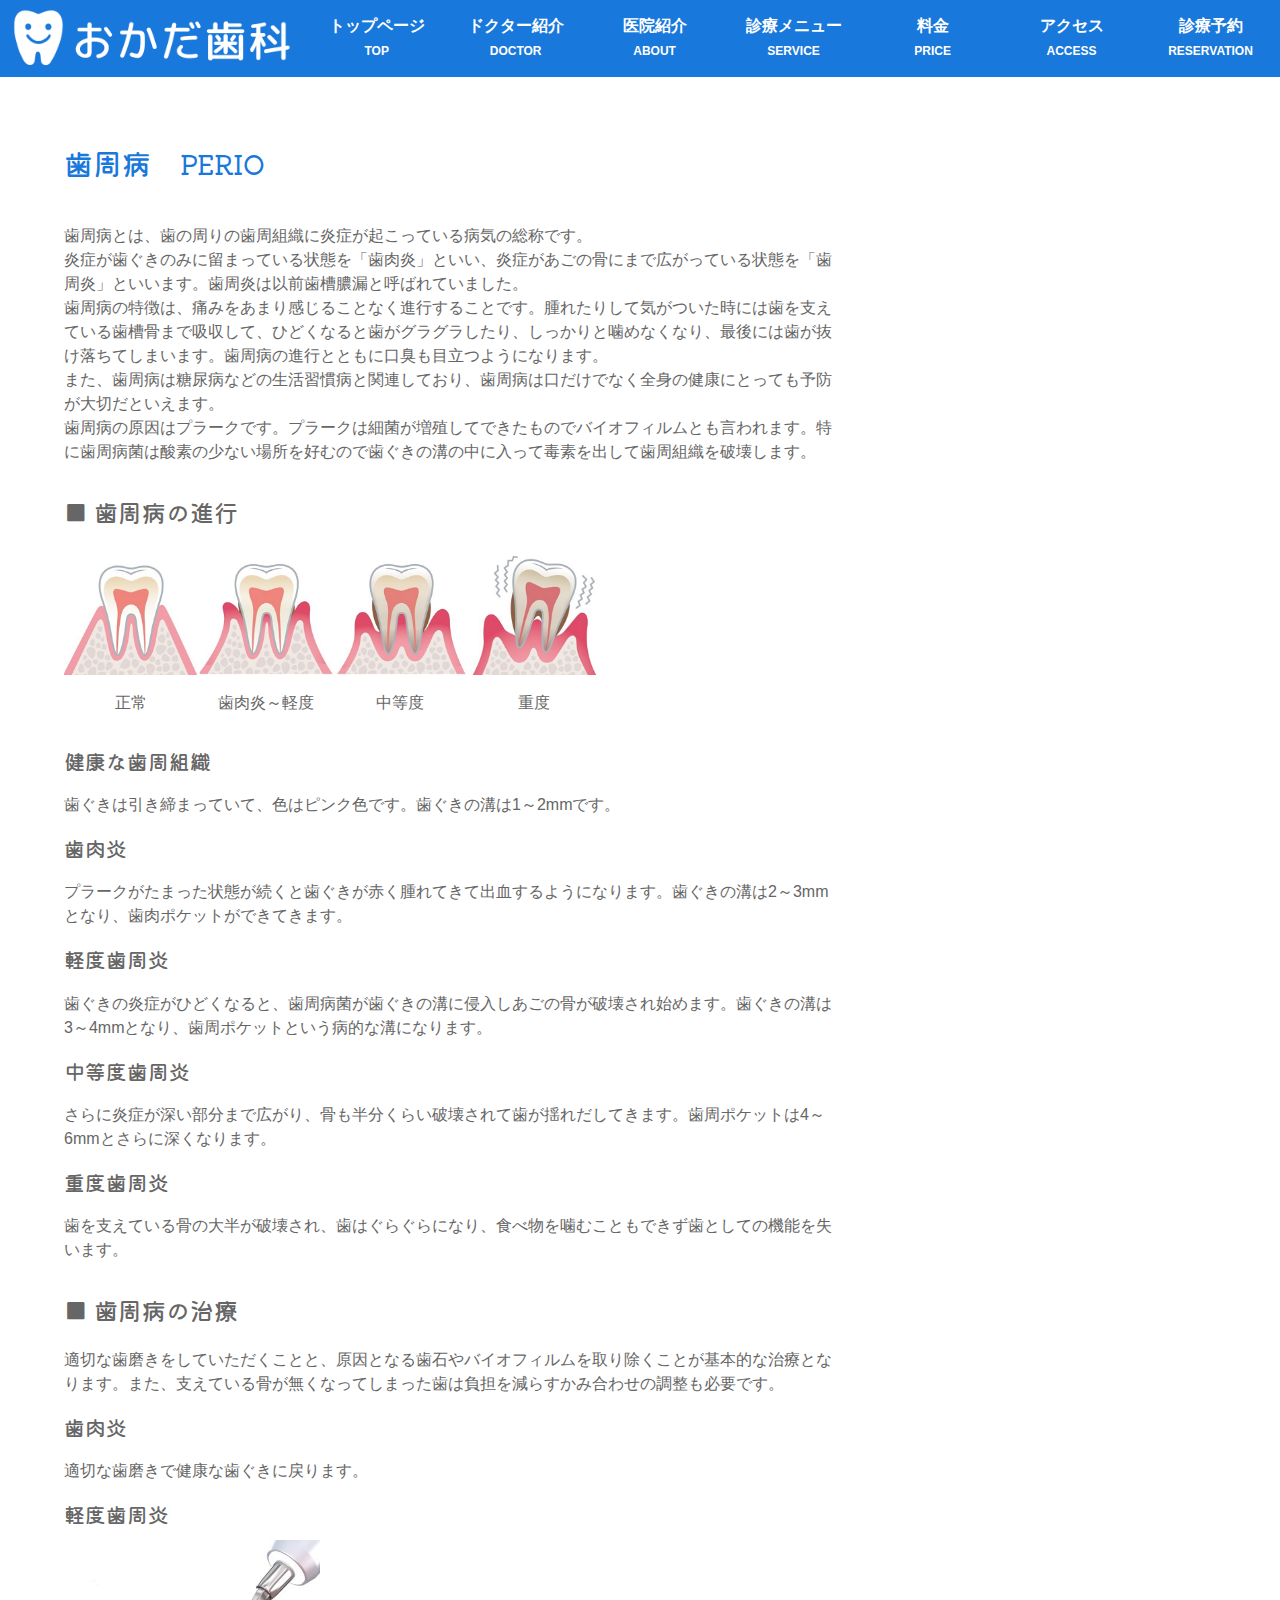
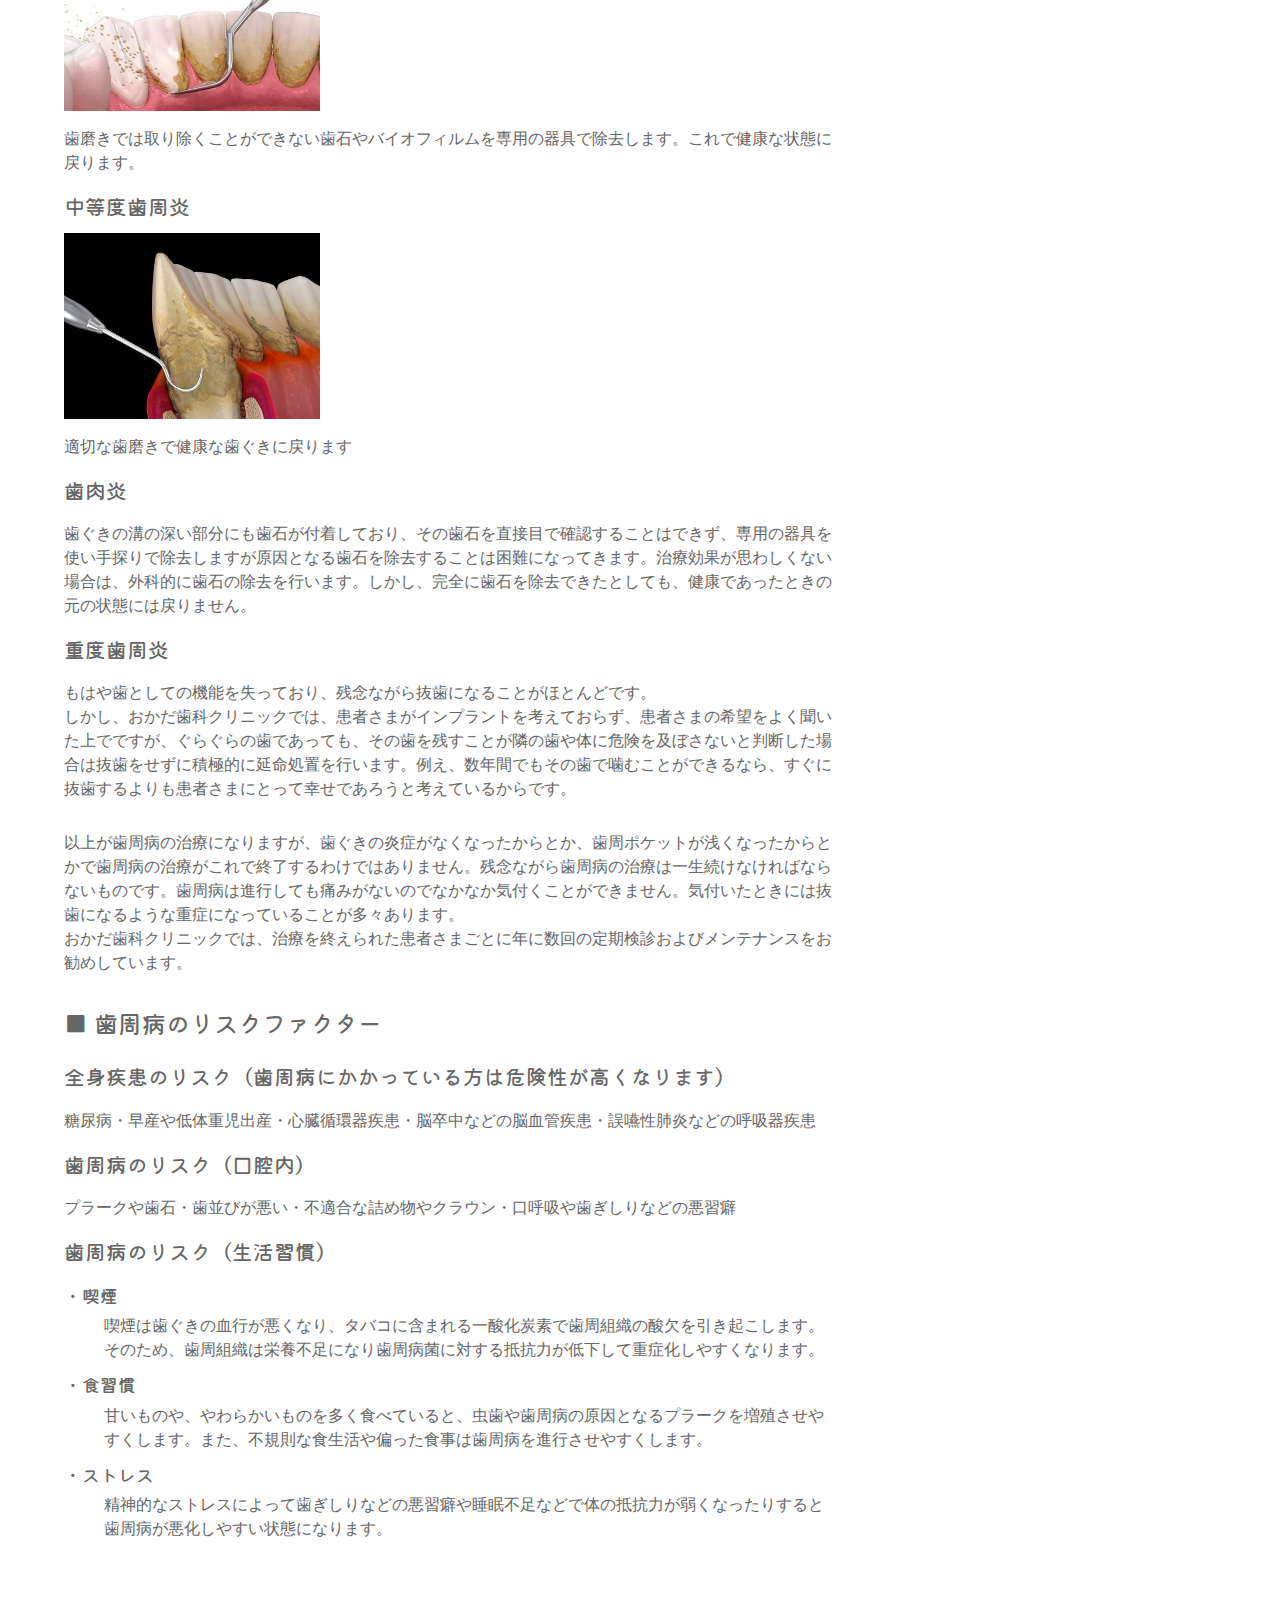
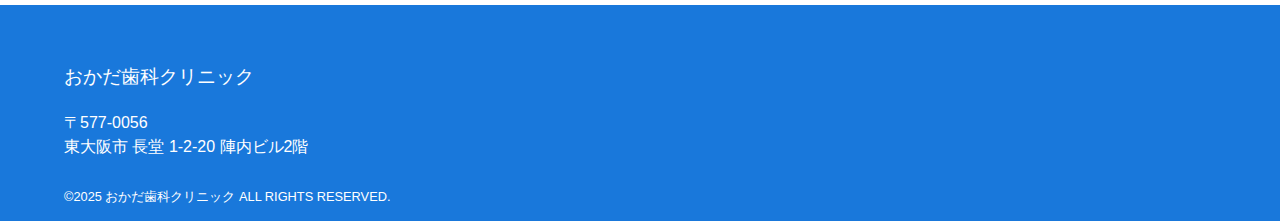
<file: dst/perio.html>
<!doctype html><html lang="ja" dir="ltr" prefix="og: http://ogp.me/ns#"><head><script async src="https://www.googletagmanager.com/gtag/js?id=UA-51349924-1"></script><script>function gtag(){dataLayer.push(arguments)}window.dataLayer=window.dataLayer||[],gtag("js",new Date),gtag("config","UA-51349924-1")</script><meta charset="utf-8"><meta http-equiv="X-UA-Compatible" content="IE=edge,chrome=1"><meta name="viewport" content="width=device-width,initial-scale=1,shrink-to-fit=no"><title>歯周病｜東大阪市 近鉄布施駅前の歯科医院・歯医者｜おかだ歯科クリニック</title><meta name="description" content="大阪・東大阪市近鉄布施駅前の歯科医院・歯医者、おかだ歯科クリニックの歯周病のページです。歯周病は痛みなく進行するのが特徴で、初期は歯ぐきからの出血ですが悪化すると歯がぐらぐらに揺れだし、腫れたり、口臭もひどくなります。歯ぐきからの出血や口臭が気になる方は、お気軽にご相談ください。"><meta name="format-detection" content="email=no,telephone=no,address=no"><meta name="theme-color" content="#1978db"><link rel="canonical" href="https://okada-dental.org/perio.html"><link rel="stylesheet" href="https://fonts.googleapis.com/css?family=Material+Icons+Outlined"><link rel="stylesheet" href="slick/slick.css"><link rel="stylesheet" href="slick/slick-theme.css"><link rel="preconnect" href="https://fonts.gstatic.com"><link rel="stylesheet" href="https://fonts.googleapis.com/css2?family=Kiwi+Maru:wght@400;500&amp;display=swap"><link rel="stylesheet" href="css/style.css?date=202302021322"><link rel="icon" href="img/common/favicon.ico"><link rel="apple-touch-icon" href="img/common/apple-touch-icon.png"><meta name="msapplication-TileImage" content="img/common/logo.png"><meta name="msapplication-TileColor" content="#1978db"><meta property="og:url" content="https://okada-dental.org/perio.html"><meta property="og:title" content="歯周病｜東大阪市 近鉄布施駅前の歯科医院・歯医者｜おかだ歯科クリニック"><meta property="og:site_name"><meta property="og:description" content="大阪・東大阪市近鉄布施駅前の歯科医院・歯医者、おかだ歯科クリニックの歯周病のページです。歯周病は痛みなく進行するのが特徴で、初期は歯ぐきからの出血ですが悪化すると歯がぐらぐらに揺れだし、腫れたり、口臭もひどくなります。歯ぐきからの出血や口臭が気になる方は、お気軽にご相談ください。"><meta property="og:type" content="website"><meta property="og:image" content="https://okada-dental.org/img/common/ogp.jpg"><meta property="og:image:alt" content="大阪・東大阪市長堂布施駅前のおかだ歯科クリニックの歯周病治療"><meta property="og:locale" content="ja_JP"><meta name="twitter:card" content="summary_large_image"></head><body class="perio"><header class="header"><p class="headerLogo"><a href="index.html"><img src="img/common/logo.png" alt="大阪・東大阪市長堂布施駅前のおかだ歯科クリニック"></a></p><nav class="headerNavSp"><ul class="headerNavSp__menu"><li class="headerNavSp__menu__item--1"><a href="tel:0667839977"></a></li><li class="headerNavSp__menu__item--2"><a href="access.html"></a></li></ul></nav><nav class="headerNavPc"><ul class="headerNavPc__menu"><li class="headerNavPc__menu__item"><a href="index.html">トップページ<br><span>TOP</span></a></li><li class="headerNavPc__menu__item"><a href="doctor.html">ドクター紹介<br><span>DOCTOR</span></a></li><li class="headerNavPc__menu__item"><a href="#">医院紹介<br><span>ABOUT</span></a><ul class="headerNavPc__menu__item__submenu"><li class="headerNavPc__menu__item__submenu__item"><a href="concept.html">医院の特徴<br><span>CONCEPT</span></a></li><li class="headerNavPc__menu__item__submenu__item"><a href="facility.html">院内紹介<br><span>FACILITY</span></a></li></ul></li><li class="headerNavPc__menu__item"><a href="#">診療メニュー<br><span>SERVICE</span></a><ul class="headerNavPc__menu__item__submenu"><li class="headerNavPc__menu__item__submenu__item"><a href="general.html">一般歯科<br><span>GENERAL</span></a></li><li class="headerNavPc__menu__item__submenu__item"><a href="perio.html">歯周病<br><span>PERIO</span></a></li><li class="headerNavPc__menu__item__submenu__item"><a href="orthodontic.html">矯正歯科<br><span>ORTHODONTIC</span></a></li><li class="headerNavPc__menu__item__submenu__item"><a href="ceramic.html">セラミック治療<br><span>CERAMIC</span></a></li><li class="headerNavPc__menu__item__submenu__item"><a href="whitening.html">ホワイトニング<br><span>WHITENING</span></a></li><li class="headerNavPc__menu__item__submenu__item"><a href="implant.html">インプラント治療<br><span>IMPLANT</span></a></li><li class="headerNavPc__menu__item__submenu__item"><a href="denture.html">入れ歯の治療<br><span>DENTURE</span></a></li></ul></li><li class="headerNavPc__menu__item"><a href="price.html">料金<br><span>PRICE</span></a></li><li class="headerNavPc__menu__item"><a href="access.html">アクセス<br><span>ACCESS</span></a></li><li class="headerNavPc__menu__item"><a href="reservation.html">診療予約<br><span>RESERVATION</span></a></li></ul></nav></header><nav class="gnav"><div class="gnavToggle"><span class="gnavToggle__btn--open"></span></div><nav class="navContent"><ul class="navContent__menu"><li class="navContent__menu__item"><a href="index.html">トップページ&emsp;<span>TOP</span></a></li><li class="navContent__menu__item"><a href="doctor.html">ドクター紹介&emsp;<span>DOCTOR</span></a></li><li class="navContent__menu__item"><a href="#">医院紹介&emsp;<span>ABOUT</span></a><ul class="navContent__menu__item__submenu"><li class="navContent__menu__item__submenu__item"><a href="concept.html">医院の特徴&emsp;<span>CONCEPT</span></a></li><li class="navContent__menu__item__submenu__item"><a href="facility.html">院内紹介&emsp;<span>FACILITY</span></a></li></ul></li><li class="navContent__menu__item"><a href="#">診療メニュー&emsp;<span>SERVICE</span></a><ul class="navContent__menu__item__submenu"><li class="navContent__menu__item__submenu__item"><a href="general.html">一般歯科&emsp;<span>GENERAL</span></a></li><li class="navContent__menu__item__submenu__item"><a href="perio.html">歯周病&emsp;<span>PERIO</span></a></li><li class="navContent__menu__item__submenu__item"><a href="orthodontic.html">矯正歯科&emsp;<span>ORTHODONTIC</span></a></li><li class="navContent__menu__item__submenu__item"><a href="ceramic.html">セラミック治療&emsp;<span>CERAMIC</span></a></li><li class="navContent__menu__item__submenu__item"><a href="whitening.html">ホワイトニング&emsp;<span>WHITENING</span></a></li><li class="navContent__menu__item__submenu__item"><a href="implant.html">インプラント治療&emsp;<span>IMPLANT</span></a></li><li class="navContent__menu__item__submenu__item"><a href="denture.html">入れ歯の治療&emsp;<span>DENTURE</span></a></li></ul></li><li class="navContent__menu__item"><a href="price.html">料金&emsp;<span>PRICE</span></a></li><li class="navContent__menu__item"><a href="access.html">アクセス&emsp;<span>ACCESS</span></a></li><li class="navContent__menu__item"><a href="reservation.html">診療予約&emsp;<span>RESERVATION</span></a></li></ul></nav></nav><main class="perio__main"><h1 class="ttl--1">歯周病&emsp;<span>PERIO</span></h1><p class="perio__intro">歯周病とは、歯の周りの歯周組織に炎症が起こっている病気の総称です。<br>炎症が歯ぐきのみに留まっている状態を「歯肉炎」といい、炎症があごの骨にまで広がっている状態を「歯周炎」といいます。歯周炎は以前歯槽膿漏と呼ばれていました。<br>歯周病の特徴は、痛みをあまり感じることなく進行することです。腫れたりして気がついた時には歯を支えている歯槽骨まで吸収して、ひどくなると歯がグラグラしたり、しっかりと噛めなくなり、最後には歯が抜け落ちてしまいます。歯周病の進行とともに口臭も目立つようになります。<br>また、歯周病は糖尿病などの生活習慣病と関連しており、歯周病は口だけでなく全身の健康にとっても予防が大切だといえます。<br>歯周病の原因はプラークです。プラークは細菌が増殖してできたものでバイオフィルムとも言われます。特に歯周病菌は酸素の少ない場所を好むので歯ぐきの溝の中に入って毒素を出して歯周組織を破壊します。</p><section class="perio__explain"><h2 class="ttl--2">■&ensp;歯周病の進行</h2><div class="perio__explain__img"><img src="img/perio/perioExplain.png" alt="歯周病の進行"><div class="perio__explain__img__txt"><p>正常</p><p>歯肉炎～軽度</p><p>中等度</p><p>重度</p></div></div><section><h3 class="ttl--3">健康な歯周組織</h3><p class="perio__explain__sentence">歯ぐきは引き締まっていて、色はピンク色です。歯ぐきの溝は1～2mmです。</p></section><section><h3 class="ttl--3">歯肉炎</h3><p class="perio__explain__sentence">プラークがたまった状態が続くと歯ぐきが赤く腫れてきて出血するようになります。歯ぐきの溝は2～3mmとなり、歯肉ポケットができてきます。</p></section><section><h3 class="ttl--3">軽度歯周炎</h3><p class="perio__explain__sentence">歯ぐきの炎症がひどくなると、歯周病菌が歯ぐきの溝に侵入しあごの骨が破壊され始めます。歯ぐきの溝は3～4mmとなり、歯周ポケットという病的な溝になります。</p></section><section><h3 class="ttl--3">中等度歯周炎</h3><p class="perio__explain__sentence">さらに炎症が深い部分まで広がり、骨も半分くらい破壊されて歯が揺れだしてきます。歯周ポケットは4～6mmとさらに深くなります。</p></section><section><h3 class="ttl--3">重度歯周炎</h3><p class="perio__explain__sentence">歯を支えている骨の大半が破壊され、歯はぐらぐらになり、食べ物を噛むこともできず歯としての機能を失います。</p></section></section><section class="perio__treatment"><h2 class="ttl--2">■&ensp;歯周病の治療</h2><p class="perio__treatment__sentence">適切な歯磨きをしていただくことと、原因となる歯石やバイオフィルムを取り除くことが基本的な治療となります。また、支えている骨が無くなってしまった歯は負担を減らすかみ合わせの調整も必要です。</p><section><h3 class="ttl--3">歯肉炎</h3><p>適切な歯磨きで健康な歯ぐきに戻ります。</p></section><section><h3 class="ttl--3">軽度歯周炎</h3><img class="perio__treatment__img" src="img/perio/perioMild.jpg" alt="軽度歯周炎"><p>歯磨きでは取り除くことができない歯石やバイオフィルムを専用の器具で除去します。これで健康な状態に戻ります。</p></section><section><h3 class="ttl--3">中等度歯周炎</h3><img class="perio__treatment__img" src="img/perio/perioMod.jpg" alt="中等度歯周炎"><p>適切な歯磨きで健康な歯ぐきに戻ります</p><h3 class="ttl--3">歯肉炎</h3><p>歯ぐきの溝の深い部分にも歯石が付着しており、その歯石を直接目で確認することはできず、専用の器具を使い手探りで除去しますが原因となる歯石を除去することは困難になってきます。治療効果が思わしくない場合は、外科的に歯石の除去を行います。しかし、完全に歯石を除去できたとしても、健康であったときの元の状態には戻りません。</p></section><section><h3 class="ttl--3">重度歯周炎</h3><p>もはや歯としての機能を失っており、残念ながら抜歯になることがほとんどです。<br>しかし、おかだ歯科クリニックでは、患者さまがインプラントを考えておらず、患者さまの希望をよく聞いた上でですが、ぐらぐらの歯であっても、その歯を残すことが隣の歯や体に危険を及ぼさないと判断した場合は抜歯をせずに積極的に延命処置を行います。例え、数年間でもその歯で噛むことができるなら、すぐに抜歯するよりも患者さまにとって幸せであろうと考えているからです。</p></section><p class="perio__treatment__conc">以上が歯周病の治療になりますが、歯ぐきの炎症がなくなったからとか、歯周ポケットが浅くなったからとかで歯周病の治療がこれで終了するわけではありません。残念ながら歯周病の治療は一生続けなければならないものです。歯周病は進行しても痛みがないのでなかなか気付くことができません。気付いたときには抜歯になるような重症になっていることが多々あります。<br>おかだ歯科クリニックでは、治療を終えられた患者さまごとに年に数回の定期検診およびメンテナンスをお勧めしています。</p></section><section class="perio__risk"><h2 class="ttl--2">■&ensp;歯周病のリスクファクター</h2><section><h3 class="ttl--3">全身疾患のリスク（歯周病にかかっている方は危険性が高くなります）</h3><p>糖尿病・早産や低体重児出産・心臓循環器疾患・脳卒中などの脳血管疾患・誤嚥性肺炎などの呼吸器疾患</p></section><section><h3 class="ttl--3">歯周病のリスク（口腔内）</h3><p>プラークや歯石・歯並びが悪い・不適合な詰め物やクラウン・口呼吸や歯ぎしりなどの悪習癖</p></section><section><h3 class="ttl--3">歯周病のリスク（生活習慣）</h3><dl><dt class="ttl--4">・喫煙</dt><dd>喫煙は歯ぐきの血行が悪くなり、タバコに含まれる一酸化炭素で歯周組織の酸欠を引き起こします。そのため、歯周組織は栄養不足になり歯周病菌に対する抵抗力が低下して重症化しやすくなります。</dd><dt class="ttl--4">・食習慣</dt><dd>甘いものや、やわらかいものを多く食べていると、虫歯や歯周病の原因となるプラークを増殖させやすくします。また、不規則な食生活や偏った食事は歯周病を進行させやすくします。</dd><dt class="ttl--4">・ストレス</dt><dd>精神的なストレスによって歯ぎしりなどの悪習癖や睡眠不足などで体の抵抗力が弱くなったりすると歯周病が悪化しやすい状態になります。</dd></dl></section></section></main><footer class="footer"><p class="footer__name">おかだ歯科クリニック</p><p class="footer__address">〒577-0056<br>東大阪市 長堂 1-2-20 陣内ビル2階</p><small class="footer__copyright">&copy;2025 おかだ歯科クリニック ALL RIGHTS RESERVED.</small></footer><script src="https://ajax.googleapis.com/ajax/libs/jquery/3.6.0/jquery.min.js"></script><script src="slick/slick.min.js"></script><script src="js/nav.js"></script><script type="application/ld+json">{
        "@context":"https://schema.org",
        "@type":"BreadcrumbList",
        "itemListElement": [
          {
            "@type":"ListItem",
            "position":1,
            "name":"トップページ",
            "item":"https://okada-dental.org/"
          },
          {
            "@type":"ListItem",
            "position":2,
            "name":"歯周病",
            "item":"https://okada-dental.org/perio.html"
          }
        ]
      }</script></body></html>
</file>
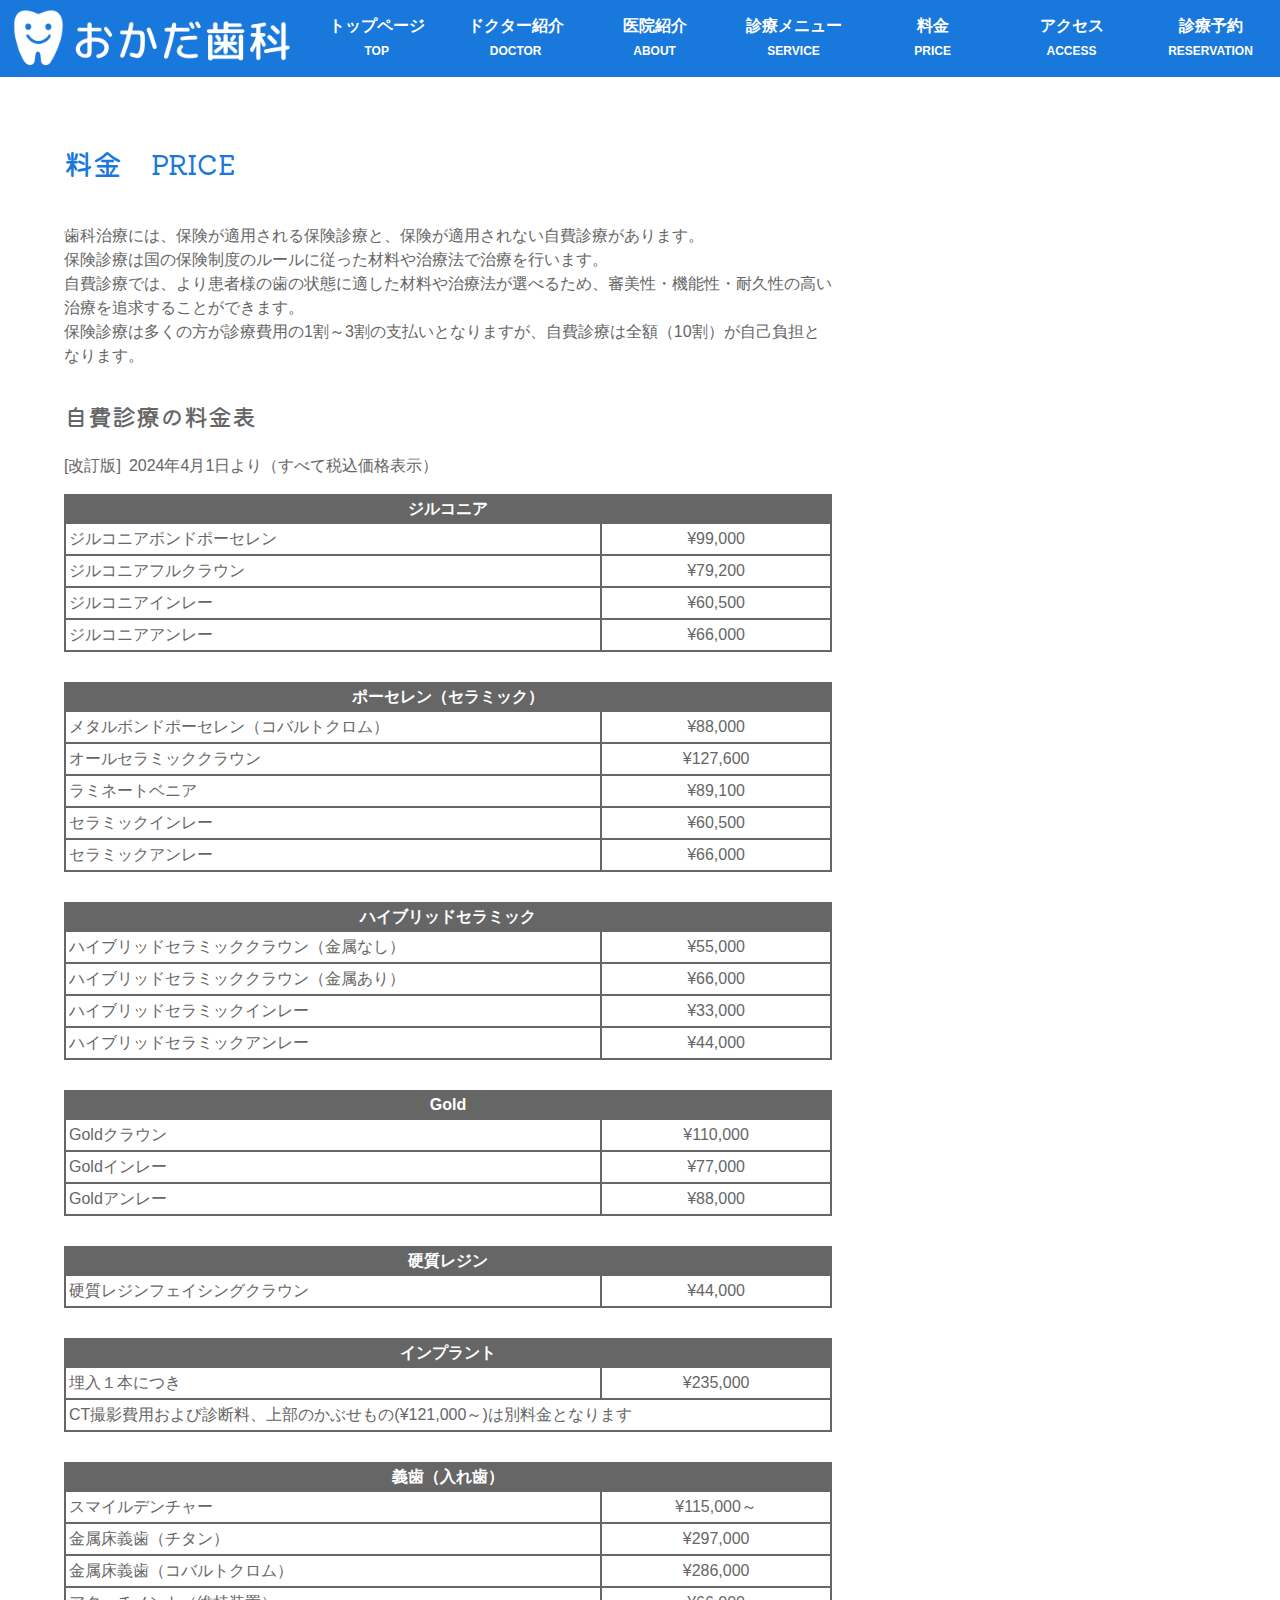
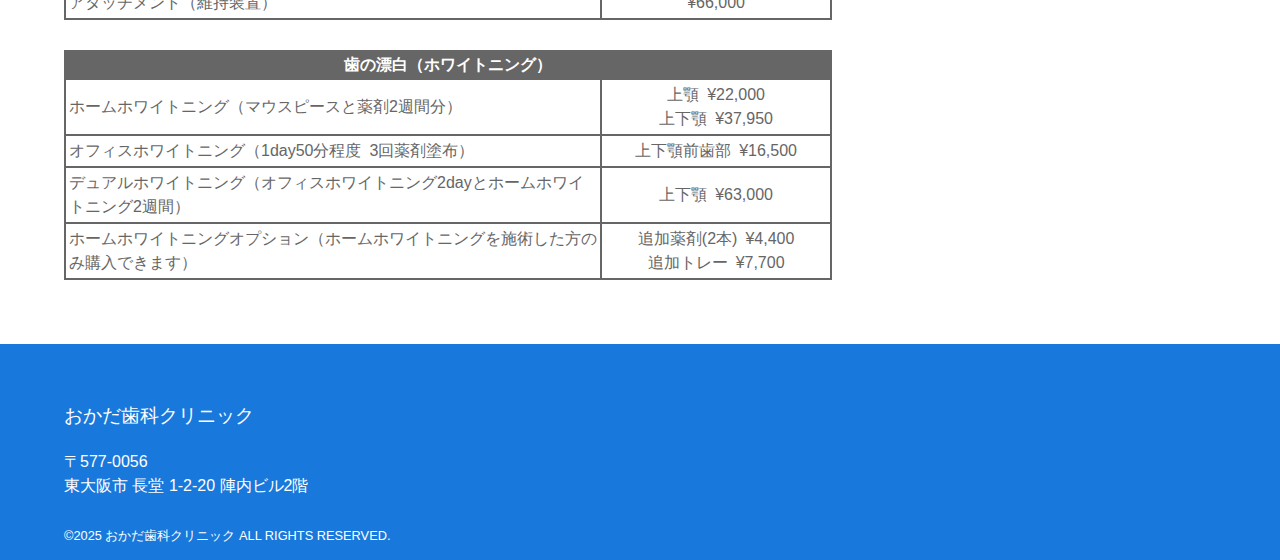
<file: dst/price.html>
<!doctype html><html lang="ja" dir="ltr" prefix="og: http://ogp.me/ns#"><head><script async src="https://www.googletagmanager.com/gtag/js?id=UA-51349924-1"></script><script>function gtag(){dataLayer.push(arguments)}window.dataLayer=window.dataLayer||[],gtag("js",new Date),gtag("config","UA-51349924-1")</script><meta charset="utf-8"><meta http-equiv="X-UA-Compatible" content="IE=edge,chrome=1"><meta name="viewport" content="width=device-width,initial-scale=1,shrink-to-fit=no"><title>料金｜東大阪市 近鉄布施駅前の歯科医院・歯医者｜おかだ歯科クリニック</title><meta name="description" content="大阪・東大阪市 近鉄布施駅前の歯科医院・歯医者 おかだ歯科クリニックです。虫歯や歯周病などの一般歯科、矯正歯科、ホワイトニング、インプラントなど。"><meta name="format-detection" content="email=no,telephone=no,address=no"><meta name="theme-color" content="#1978db"><link rel="canonical" href="https://okada-dental.org/price.html"><link rel="stylesheet" href="https://fonts.googleapis.com/css?family=Material+Icons+Outlined"><link rel="stylesheet" href="slick/slick.css"><link rel="stylesheet" href="slick/slick-theme.css"><link rel="preconnect" href="https://fonts.gstatic.com"><link rel="stylesheet" href="https://fonts.googleapis.com/css2?family=Kiwi+Maru:wght@400;500&amp;display=swap"><link rel="stylesheet" href="css/style.css?date=202302021322"><link rel="icon" href="img/common/favicon.ico"><link rel="apple-touch-icon" href="img/common/apple-touch-icon.png"><meta name="msapplication-TileImage" content="img/common/logo.png"><meta name="msapplication-TileColor" content="#1978db"><meta property="og:url" content="https://okada-dental.org/price.html"><meta property="og:title" content="料金｜東大阪市 近鉄布施駅前の歯科医院・歯医者｜おかだ歯科クリニック"><meta property="og:site_name"><meta property="og:description" content="大阪・東大阪市 近鉄布施駅前の歯科医院・歯医者 おかだ歯科クリニックです。虫歯や歯周病などの一般歯科、矯正歯科、ホワイトニング、インプラントなど。"><meta property="og:type" content="website"><meta property="og:image" content="https://okada-dental.org/img/common/ogp.jpg"><meta property="og:image:alt" content=""><meta property="og:locale" content="ja_JP"><meta name="twitter:card" content="summary_large_image"></head><body class="price"><header class="header"><p class="headerLogo"><a href="index.html"><img src="img/common/logo.png" alt="大阪・東大阪市長堂布施駅前のおかだ歯科クリニック"></a></p><nav class="headerNavSp"><ul class="headerNavSp__menu"><li class="headerNavSp__menu__item--1"><a href="tel:0667839977"></a></li><li class="headerNavSp__menu__item--2"><a href="access.html"></a></li></ul></nav><nav class="headerNavPc"><ul class="headerNavPc__menu"><li class="headerNavPc__menu__item"><a href="index.html">トップページ<br><span>TOP</span></a></li><li class="headerNavPc__menu__item"><a href="doctor.html">ドクター紹介<br><span>DOCTOR</span></a></li><li class="headerNavPc__menu__item"><a href="#">医院紹介<br><span>ABOUT</span></a><ul class="headerNavPc__menu__item__submenu"><li class="headerNavPc__menu__item__submenu__item"><a href="concept.html">医院の特徴<br><span>CONCEPT</span></a></li><li class="headerNavPc__menu__item__submenu__item"><a href="facility.html">院内紹介<br><span>FACILITY</span></a></li></ul></li><li class="headerNavPc__menu__item"><a href="#">診療メニュー<br><span>SERVICE</span></a><ul class="headerNavPc__menu__item__submenu"><li class="headerNavPc__menu__item__submenu__item"><a href="general.html">一般歯科<br><span>GENERAL</span></a></li><li class="headerNavPc__menu__item__submenu__item"><a href="perio.html">歯周病<br><span>PERIO</span></a></li><li class="headerNavPc__menu__item__submenu__item"><a href="orthodontic.html">矯正歯科<br><span>ORTHODONTIC</span></a></li><li class="headerNavPc__menu__item__submenu__item"><a href="ceramic.html">セラミック治療<br><span>CERAMIC</span></a></li><li class="headerNavPc__menu__item__submenu__item"><a href="whitening.html">ホワイトニング<br><span>WHITENING</span></a></li><li class="headerNavPc__menu__item__submenu__item"><a href="implant.html">インプラント治療<br><span>IMPLANT</span></a></li><li class="headerNavPc__menu__item__submenu__item"><a href="denture.html">入れ歯の治療<br><span>DENTURE</span></a></li></ul></li><li class="headerNavPc__menu__item"><a href="price.html">料金<br><span>PRICE</span></a></li><li class="headerNavPc__menu__item"><a href="access.html">アクセス<br><span>ACCESS</span></a></li><li class="headerNavPc__menu__item"><a href="reservation.html">診療予約<br><span>RESERVATION</span></a></li></ul></nav></header><nav class="gnav"><div class="gnavToggle"><span class="gnavToggle__btn--open"></span></div><nav class="navContent"><ul class="navContent__menu"><li class="navContent__menu__item"><a href="index.html">トップページ&emsp;<span>TOP</span></a></li><li class="navContent__menu__item"><a href="doctor.html">ドクター紹介&emsp;<span>DOCTOR</span></a></li><li class="navContent__menu__item"><a href="#">医院紹介&emsp;<span>ABOUT</span></a><ul class="navContent__menu__item__submenu"><li class="navContent__menu__item__submenu__item"><a href="concept.html">医院の特徴&emsp;<span>CONCEPT</span></a></li><li class="navContent__menu__item__submenu__item"><a href="facility.html">院内紹介&emsp;<span>FACILITY</span></a></li></ul></li><li class="navContent__menu__item"><a href="#">診療メニュー&emsp;<span>SERVICE</span></a><ul class="navContent__menu__item__submenu"><li class="navContent__menu__item__submenu__item"><a href="general.html">一般歯科&emsp;<span>GENERAL</span></a></li><li class="navContent__menu__item__submenu__item"><a href="perio.html">歯周病&emsp;<span>PERIO</span></a></li><li class="navContent__menu__item__submenu__item"><a href="orthodontic.html">矯正歯科&emsp;<span>ORTHODONTIC</span></a></li><li class="navContent__menu__item__submenu__item"><a href="ceramic.html">セラミック治療&emsp;<span>CERAMIC</span></a></li><li class="navContent__menu__item__submenu__item"><a href="whitening.html">ホワイトニング&emsp;<span>WHITENING</span></a></li><li class="navContent__menu__item__submenu__item"><a href="implant.html">インプラント治療&emsp;<span>IMPLANT</span></a></li><li class="navContent__menu__item__submenu__item"><a href="denture.html">入れ歯の治療&emsp;<span>DENTURE</span></a></li></ul></li><li class="navContent__menu__item"><a href="price.html">料金&emsp;<span>PRICE</span></a></li><li class="navContent__menu__item"><a href="access.html">アクセス&emsp;<span>ACCESS</span></a></li><li class="navContent__menu__item"><a href="reservation.html">診療予約&emsp;<span>RESERVATION</span></a></li></ul></nav></nav><main class="price__main"><h1 class="ttl--1">料金&emsp;<span>PRICE</span></h1><p>歯科治療には、保険が適用される保険診療と、保険が適用されない自費診療があります。<br>保険診療は国の保険制度のルールに従った材料や治療法で治療を行います。<br>自費診療では、より患者様の歯の状態に適した材料や治療法が選べるため、審美性・機能性・耐久性の高い治療を追求することができます。<br>保険診療は多くの方が診療費用の1割～3割の支払いとなりますが、自費診療は全額（10割）が自己負担となります。</p><section><h2 class="ttl--2">自費診療の料金表</h2><p>[改訂版]&ensp;2024年4月1日より（すべて税込価格表示）</p><table class="price__table"><tr><th colspan="2">ジルコニア</th></tr><tr><td>ジルコニアボンドポーセレン</td><td>&yen;99,000</td></tr><tr><td>ジルコニアフルクラウン</td><td>&yen;79,200</td></tr><tr><td>ジルコニアインレー</td><td>&yen;60,500</td></tr><tr><td>ジルコニアアンレー</td><td>&yen;66,000</td></tr></table><table class="price__table"><tr><th colspan="2">ポーセレン（セラミック）</th></tr><tr><td>メタルボンドポーセレン（コバルトクロム）</td><td>&yen;88,000</td></tr><tr><td>オールセラミッククラウン</td><td>&yen;127,600</td></tr><tr><td>ラミネートベニア</td><td>&yen;89,100</td></tr><tr><td>セラミックインレー</td><td>&yen;60,500</td></tr><tr><td>セラミックアンレー</td><td>&yen;66,000</td></tr></table><table class="price__table"><tr><th colspan="2">ハイブリッドセラミック</th></tr><tr><td>ハイブリッドセラミッククラウン（金属なし）</td><td>&yen;55,000</td></tr><tr><td>ハイブリッドセラミッククラウン（金属あり）</td><td>&yen;66,000</td></tr><tr><td>ハイブリッドセラミックインレー</td><td>&yen;33,000</td></tr><tr><td>ハイブリッドセラミックアンレー</td><td>&yen;44,000</td></tr></table><table class="price__table"><tr><th colspan="2">Gold</th></tr><tr><td>Goldクラウン</td><td>&yen;110,000</td></tr><tr><td>Goldインレー</td><td>&yen;77,000</td></tr><tr><td>Goldアンレー</td><td>&yen;88,000</td></tr></table><table class="price__table"><tr><th colspan="2">硬質レジン</th></tr><tr><td>硬質レジンフェイシングクラウン</td><td>&yen;44,000</td></tr></table><table class="price__table"><tr><th colspan="2">インプラント</th></tr><tr><td>埋入１本につき</td><td>&yen;235,000</td></tr><tr><td colspan="2">CT撮影費用および診断料、上部のかぶせもの(&yen;121,000～)は別料金となります</td></tr></table><table class="price__table"><tr><th colspan="2">義歯（入れ歯）</th></tr><tr><td>スマイルデンチャー</td><td>&yen;115,000～</td></tr><tr><td>金属床義歯（チタン）</td><td>&yen;297,000</td></tr><tr><td>金属床義歯（コバルトクロム）</td><td>&yen;286,000</td></tr><tr><td>アタッチメント（維持装置）</td><td>&yen;66,000</td></tr></table><table class="price__table"><tr><th colspan="2">歯の漂白（ホワイトニング）</th></tr><tr><td>ホームホワイトニング（マウスピースと薬剤2週間分）</td><td>上顎&ensp;&yen;22,000<br>上下顎&ensp;&yen;37,950</td></tr><tr><td>オフィスホワイトニング（1day50分程度&ensp;3回薬剤塗布）</td><td>上下顎前歯部&ensp;&yen;16,500</td></tr><tr><td>デュアルホワイトニング（オフィスホワイトニング2dayとホームホワイトニング2週間）</td><td>上下顎&ensp;&yen;63,000</td></tr><tr><td>ホームホワイトニングオプション（ホームホワイトニングを施術した方のみ購入できます）</td><td>追加薬剤(2本)&ensp;&yen;4,400<br>追加トレー&ensp;&yen;7,700</td></tr></table></section></main><footer class="footer"><p class="footer__name">おかだ歯科クリニック</p><p class="footer__address">〒577-0056<br>東大阪市 長堂 1-2-20 陣内ビル2階</p><small class="footer__copyright">&copy;2025 おかだ歯科クリニック ALL RIGHTS RESERVED.</small></footer><script src="https://ajax.googleapis.com/ajax/libs/jquery/3.6.0/jquery.min.js"></script><script src="slick/slick.min.js"></script><script src="js/nav.js"></script><script type="application/ld+json">{
        "@context":"https://schema.org",
        "@type":"BreadcrumbList",
        "itemListElement": [
          {
            "@type":"ListItem",
            "position":1,
            "name":"トップページ",
            "item":"https://okada-dental.org/"
          },
          {
            "@type":"ListItem",
            "position":2,
            "name":"料金",
            "item":"https://okada-dental.org/price.html"
          }
        ]
      }</script></body></html>
</file>
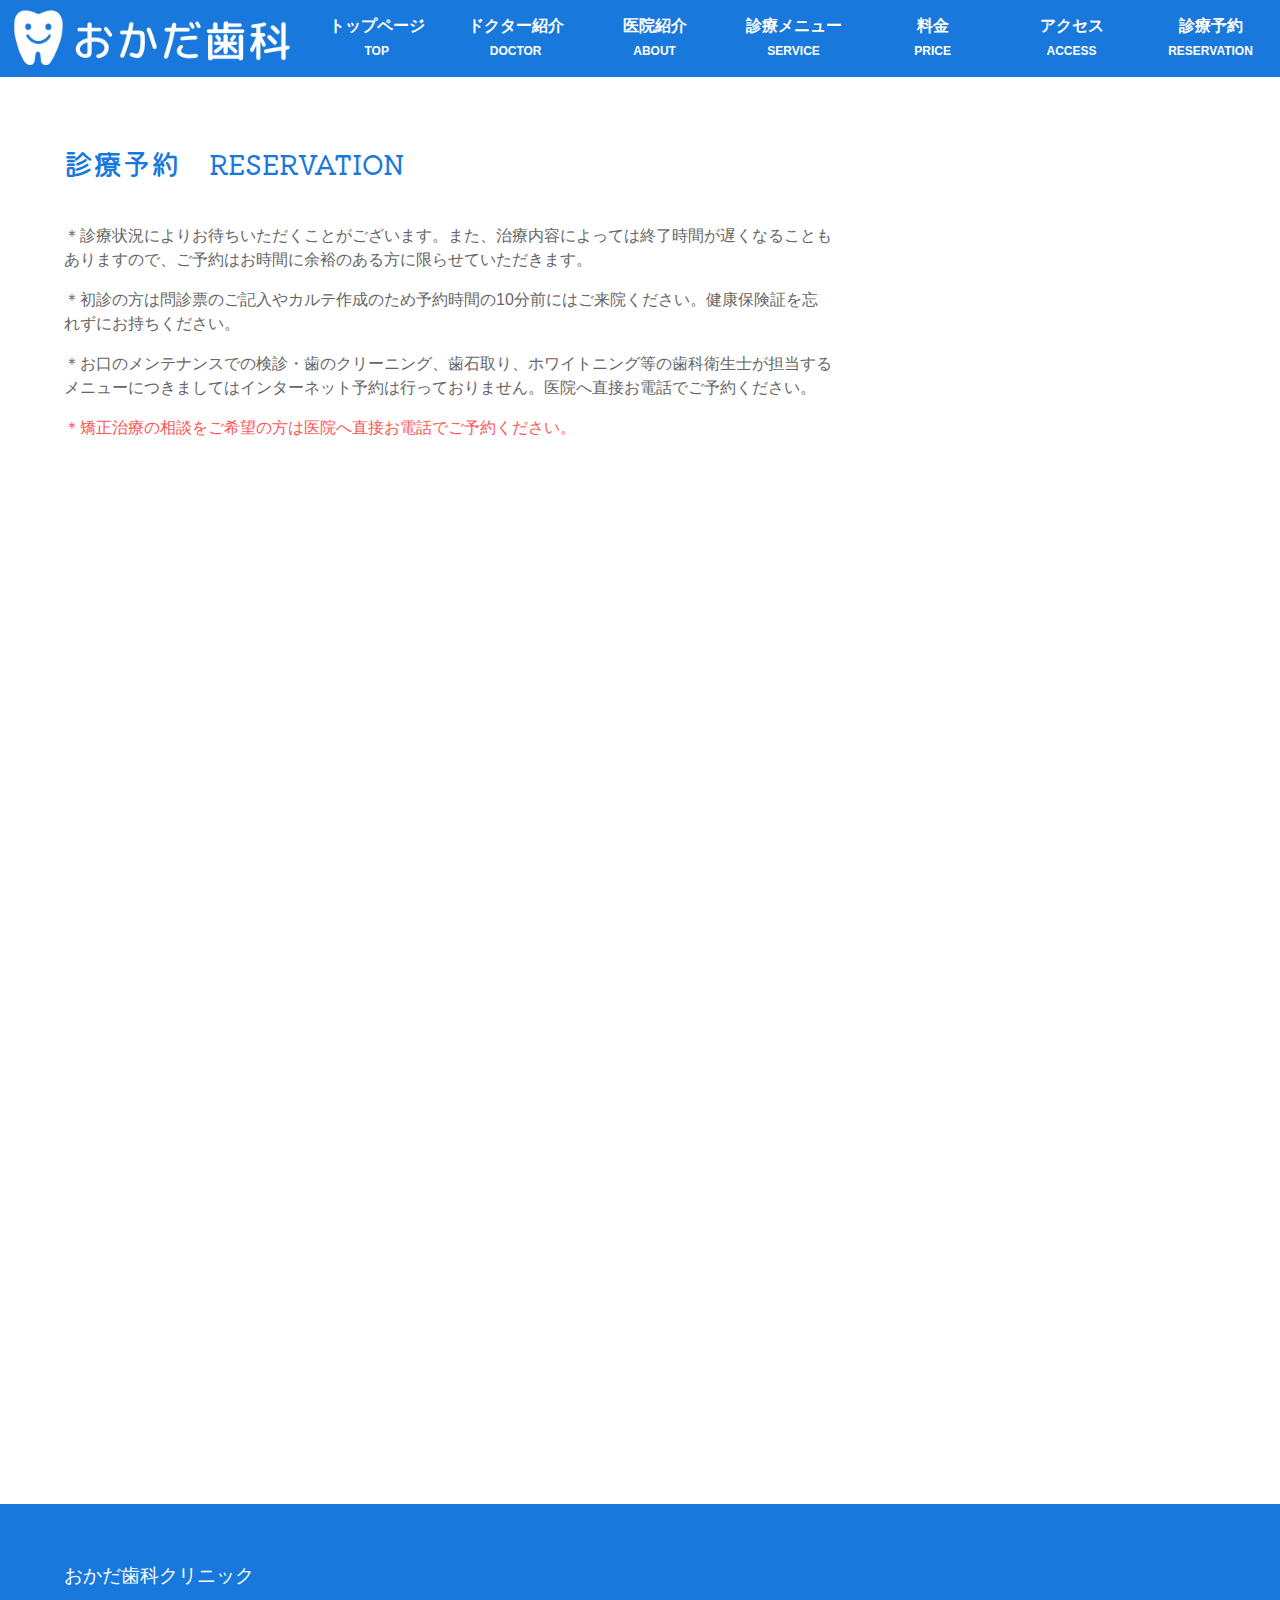
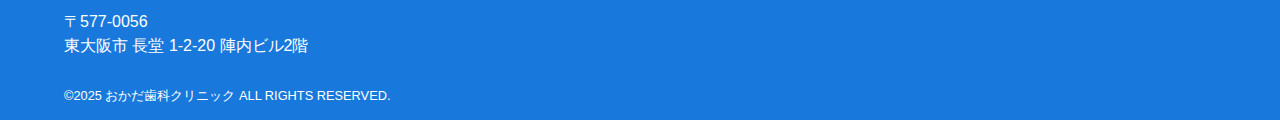
<file: dst/reservation.html>
<!doctype html><html lang="ja" dir="ltr" prefix="og: http://ogp.me/ns#"><head><script async src="https://www.googletagmanager.com/gtag/js?id=UA-51349924-1"></script><script>function gtag(){dataLayer.push(arguments)}window.dataLayer=window.dataLayer||[],gtag("js",new Date),gtag("config","UA-51349924-1")</script><meta charset="utf-8"><meta http-equiv="X-UA-Compatible" content="IE=edge,chrome=1"><meta name="viewport" content="width=device-width,initial-scale=1,shrink-to-fit=no"><title>診療予約｜東大阪市 近鉄布施駅前の歯科医院・歯医者｜おかだ歯科クリニック</title><meta name="description" content="大阪・東大阪市長堂近鉄布施駅前のおかだ歯科クリニックの診療予約ページです。"><meta name="format-detection" content="email=no,telephone=no,address=no"><meta name="theme-color" content="#1978db"><link rel="canonical" href="https://okada-dental.org/reservation.html"><link rel="stylesheet" href="https://fonts.googleapis.com/css?family=Material+Icons+Outlined"><link rel="stylesheet" href="slick/slick.css"><link rel="stylesheet" href="slick/slick-theme.css"><link rel="preconnect" href="https://fonts.gstatic.com"><link rel="stylesheet" href="https://fonts.googleapis.com/css2?family=Kiwi+Maru:wght@400;500&amp;display=swap"><link rel="stylesheet" href="css/style.css?date=202302021322"><link rel="icon" href="img/common/favicon.ico"><link rel="apple-touch-icon" href="img/common/apple-touch-icon.png"><meta name="msapplication-TileImage" content="img/common/logo.png"><meta name="msapplication-TileColor" content="#1978db"><meta property="og:url" content="https://okada-dental.org/reservation.html"><meta property="og:title" content="診療予約｜東大阪市 近鉄布施駅前の歯科医院・歯医者｜おかだ歯科クリニック"><meta property="og:site_name"><meta property="og:description" content="大阪・東大阪市長堂近鉄布施駅前のおかだ歯科クリニックの診療予約ページです。"><meta property="og:type" content="website"><meta property="og:image" content="https://okada-dental.org/img/common/ogp.jpg"><meta property="og:image:alt" content=""><meta property="og:locale" content="ja_JP"><meta name="twitter:card" content="summary_large_image"></head><body class="reservation"><header class="header"><p class="headerLogo"><a href="index.html"><img src="img/common/logo.png" alt="大阪・東大阪市長堂布施駅前のおかだ歯科クリニック"></a></p><nav class="headerNavSp"><ul class="headerNavSp__menu"><li class="headerNavSp__menu__item--1"><a href="tel:0667839977"></a></li><li class="headerNavSp__menu__item--2"><a href="access.html"></a></li></ul></nav><nav class="headerNavPc"><ul class="headerNavPc__menu"><li class="headerNavPc__menu__item"><a href="index.html">トップページ<br><span>TOP</span></a></li><li class="headerNavPc__menu__item"><a href="doctor.html">ドクター紹介<br><span>DOCTOR</span></a></li><li class="headerNavPc__menu__item"><a href="#">医院紹介<br><span>ABOUT</span></a><ul class="headerNavPc__menu__item__submenu"><li class="headerNavPc__menu__item__submenu__item"><a href="concept.html">医院の特徴<br><span>CONCEPT</span></a></li><li class="headerNavPc__menu__item__submenu__item"><a href="facility.html">院内紹介<br><span>FACILITY</span></a></li></ul></li><li class="headerNavPc__menu__item"><a href="#">診療メニュー<br><span>SERVICE</span></a><ul class="headerNavPc__menu__item__submenu"><li class="headerNavPc__menu__item__submenu__item"><a href="general.html">一般歯科<br><span>GENERAL</span></a></li><li class="headerNavPc__menu__item__submenu__item"><a href="perio.html">歯周病<br><span>PERIO</span></a></li><li class="headerNavPc__menu__item__submenu__item"><a href="orthodontic.html">矯正歯科<br><span>ORTHODONTIC</span></a></li><li class="headerNavPc__menu__item__submenu__item"><a href="ceramic.html">セラミック治療<br><span>CERAMIC</span></a></li><li class="headerNavPc__menu__item__submenu__item"><a href="whitening.html">ホワイトニング<br><span>WHITENING</span></a></li><li class="headerNavPc__menu__item__submenu__item"><a href="implant.html">インプラント治療<br><span>IMPLANT</span></a></li><li class="headerNavPc__menu__item__submenu__item"><a href="denture.html">入れ歯の治療<br><span>DENTURE</span></a></li></ul></li><li class="headerNavPc__menu__item"><a href="price.html">料金<br><span>PRICE</span></a></li><li class="headerNavPc__menu__item"><a href="access.html">アクセス<br><span>ACCESS</span></a></li><li class="headerNavPc__menu__item"><a href="reservation.html">診療予約<br><span>RESERVATION</span></a></li></ul></nav></header><nav class="gnav"><div class="gnavToggle"><span class="gnavToggle__btn--open"></span></div><nav class="navContent"><ul class="navContent__menu"><li class="navContent__menu__item"><a href="index.html">トップページ&emsp;<span>TOP</span></a></li><li class="navContent__menu__item"><a href="doctor.html">ドクター紹介&emsp;<span>DOCTOR</span></a></li><li class="navContent__menu__item"><a href="#">医院紹介&emsp;<span>ABOUT</span></a><ul class="navContent__menu__item__submenu"><li class="navContent__menu__item__submenu__item"><a href="concept.html">医院の特徴&emsp;<span>CONCEPT</span></a></li><li class="navContent__menu__item__submenu__item"><a href="facility.html">院内紹介&emsp;<span>FACILITY</span></a></li></ul></li><li class="navContent__menu__item"><a href="#">診療メニュー&emsp;<span>SERVICE</span></a><ul class="navContent__menu__item__submenu"><li class="navContent__menu__item__submenu__item"><a href="general.html">一般歯科&emsp;<span>GENERAL</span></a></li><li class="navContent__menu__item__submenu__item"><a href="perio.html">歯周病&emsp;<span>PERIO</span></a></li><li class="navContent__menu__item__submenu__item"><a href="orthodontic.html">矯正歯科&emsp;<span>ORTHODONTIC</span></a></li><li class="navContent__menu__item__submenu__item"><a href="ceramic.html">セラミック治療&emsp;<span>CERAMIC</span></a></li><li class="navContent__menu__item__submenu__item"><a href="whitening.html">ホワイトニング&emsp;<span>WHITENING</span></a></li><li class="navContent__menu__item__submenu__item"><a href="implant.html">インプラント治療&emsp;<span>IMPLANT</span></a></li><li class="navContent__menu__item__submenu__item"><a href="denture.html">入れ歯の治療&emsp;<span>DENTURE</span></a></li></ul></li><li class="navContent__menu__item"><a href="price.html">料金&emsp;<span>PRICE</span></a></li><li class="navContent__menu__item"><a href="access.html">アクセス&emsp;<span>ACCESS</span></a></li><li class="navContent__menu__item"><a href="reservation.html">診療予約&emsp;<span>RESERVATION</span></a></li></ul></nav></nav><main class="reservation__main"><h1 class="ttl--1">診療予約&emsp;<span>RESERVATION</span></h1><p>＊診療状況によりお待ちいただくことがございます。また、治療内容によっては終了時間が遅くなることもありますので、ご予約はお時間に余裕のある方に限らせていただきます。</p><p>＊初診の方は問診票のご記入やカルテ作成のため予約時間の10分前にはご来院ください。健康保険証を忘れずにお持ちください。</p><p>＊お口のメンテナンスでの検診・歯のクリーニング、歯石取り、ホワイトニング等の歯科衛生士が担当するメニューにつきましてはインターネット予約は行っておりません。医院へ直接お電話でご予約ください。</p><p class="c--red">＊矯正治療の相談をご希望の方は医院へ直接お電話でご予約ください。</p></main><iframe class="reservation_cal" type="text/html" frameborder="0" width="100%" height="1000px" src="//airrsv.net/okada-dental-clinic/calendar/embed/"></iframe><footer class="footer"><p class="footer__name">おかだ歯科クリニック</p><p class="footer__address">〒577-0056<br>東大阪市 長堂 1-2-20 陣内ビル2階</p><small class="footer__copyright">&copy;2025 おかだ歯科クリニック ALL RIGHTS RESERVED.</small></footer><script src="https://ajax.googleapis.com/ajax/libs/jquery/3.6.0/jquery.min.js"></script><script src="slick/slick.min.js"></script><script src="js/nav.js"></script><script type="application/ld+json">{
        "@context":"https://schema.org",
        "@type":"BreadcrumbList",
        "itemListElement": [
          {
            "@type":"ListItem",
            "position":1,
            "name":"トップページ",
            "item":"https://okada-dental.org/"
          },
          {
            "@type":"ListItem",
            "position":2,
            "name":"診療予約",
            "item":"https://okada-dental.org/reservation.html"
          }
        ]
      }</script></body></html>
</file>
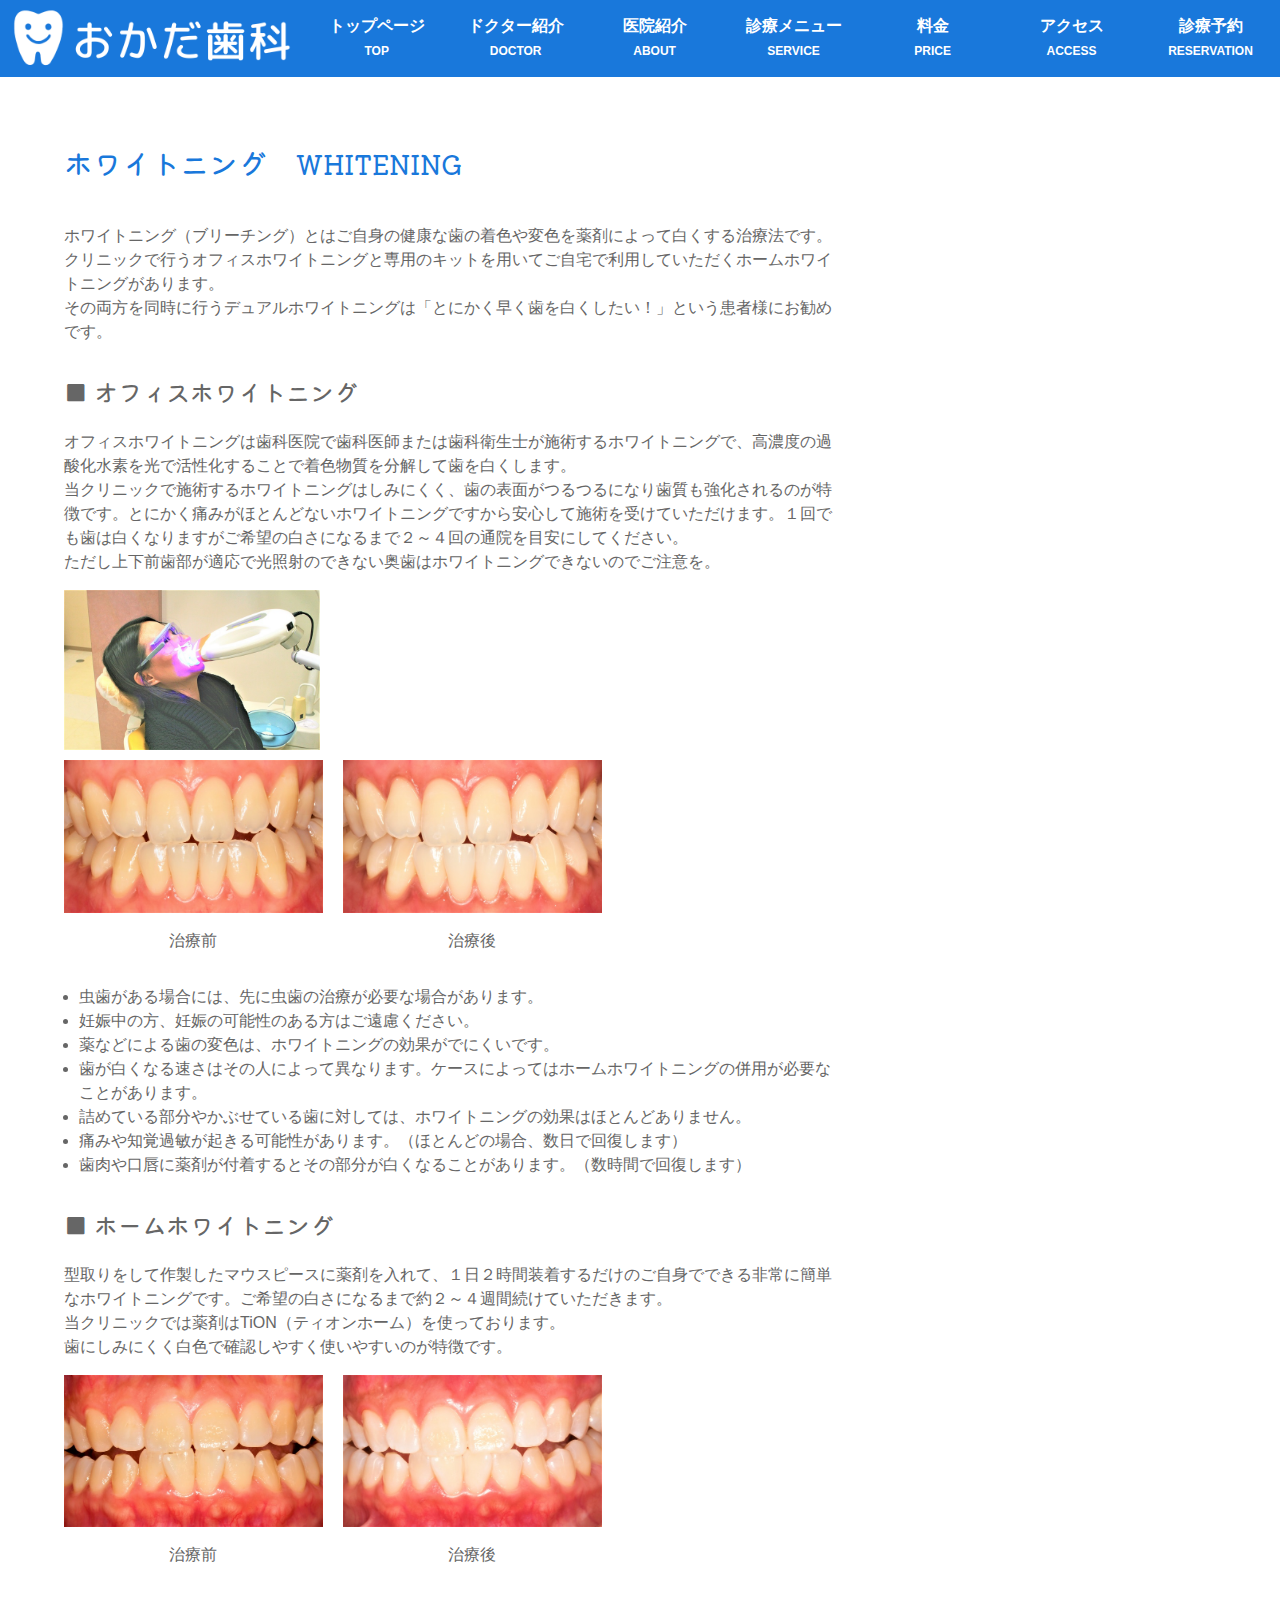
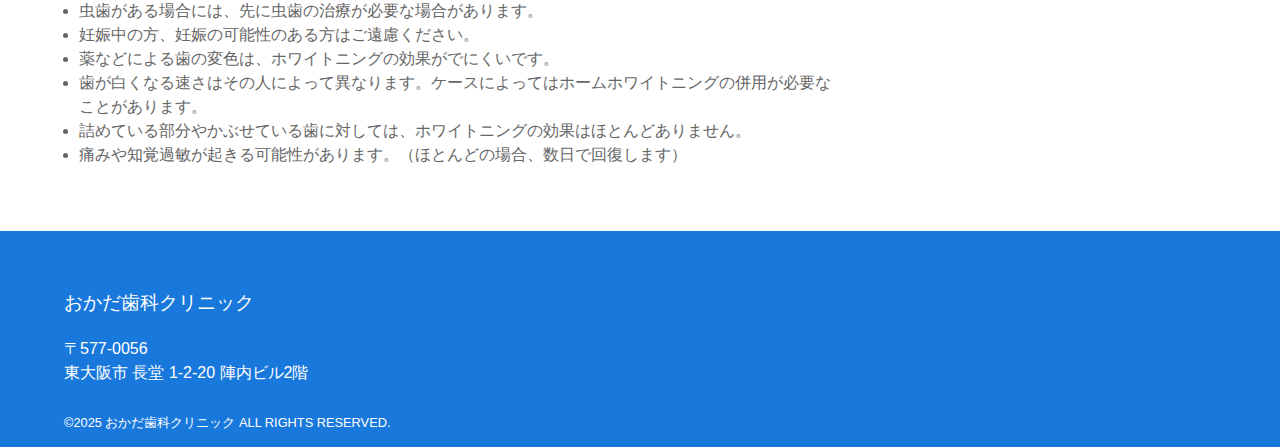
<file: dst/whitening.html>
<!doctype html><html lang="ja" dir="ltr" prefix="og: http://ogp.me/ns#"><head><script async src="https://www.googletagmanager.com/gtag/js?id=UA-51349924-1"></script><script>function gtag(){dataLayer.push(arguments)}window.dataLayer=window.dataLayer||[],gtag("js",new Date),gtag("config","UA-51349924-1")</script><meta charset="utf-8"><meta http-equiv="X-UA-Compatible" content="IE=edge,chrome=1"><meta name="viewport" content="width=device-width,initial-scale=1,shrink-to-fit=no"><title>ホワイトニング｜東大阪市 近鉄布施駅前の歯科医院・歯医者｜おかだ歯科クリニック</title><meta name="description" content="大阪・東大阪市近鉄布施駅前のおかだ歯科クリニックのホワイトニングのページです。ホワイトニングとはご自身の健康な歯の着色や変色を薬剤によって白くする治療法です。ホワイトニングには、クリニックで行うオフィスホワイトニングとご自宅で行うホームホワイトニング、その両方を同時に行うデュアルホワイトニングがあります。大阪・東大阪でご自身の歯を白くしたいと思われている方は、お気軽にご相談ください。"><meta name="format-detection" content="email=no,telephone=no,address=no"><meta name="theme-color" content="#1978db"><link rel="canonical" href="https://okada-dental.org/whitening.html"><link rel="stylesheet" href="https://fonts.googleapis.com/css?family=Material+Icons+Outlined"><link rel="stylesheet" href="slick/slick.css"><link rel="stylesheet" href="slick/slick-theme.css"><link rel="preconnect" href="https://fonts.gstatic.com"><link rel="stylesheet" href="https://fonts.googleapis.com/css2?family=Kiwi+Maru:wght@400;500&amp;display=swap"><link rel="stylesheet" href="css/style.css?date=202302021322"><link rel="icon" href="img/common/favicon.ico"><link rel="apple-touch-icon" href="img/common/apple-touch-icon.png"><meta name="msapplication-TileImage" content="img/common/logo.png"><meta name="msapplication-TileColor" content="#1978db"><meta property="og:url" content="https://okada-dental.org/whitening.html"><meta property="og:title" content="ホワイトニング｜東大阪市 近鉄布施駅前の歯科医院・歯医者｜おかだ歯科クリニック"><meta property="og:site_name"><meta property="og:description" content="大阪・東大阪市近鉄布施駅前のおかだ歯科クリニックのホワイトニングのページです。ホワイトニングとはご自身の健康な歯の着色や変色を薬剤によって白くする治療法です。ホワイトニングには、クリニックで行うオフィスホワイトニングとご自宅で行うホームホワイトニング、その両方を同時に行うデュアルホワイトニングがあります。大阪・東大阪でご自身の歯を白くしたいと思われている方は、お気軽にご相談ください。"><meta property="og:type" content="website"><meta property="og:image" content="https://okada-dental.org/img/common/ogp.jpg"><meta property="og:image:alt" content=""><meta property="og:locale" content="ja_JP"><meta name="twitter:card" content="summary_large_image"></head><body class="whitening"><header class="header"><p class="headerLogo"><a href="index.html"><img src="img/common/logo.png" alt="大阪・東大阪市長堂布施駅前のおかだ歯科クリニック"></a></p><nav class="headerNavSp"><ul class="headerNavSp__menu"><li class="headerNavSp__menu__item--1"><a href="tel:0667839977"></a></li><li class="headerNavSp__menu__item--2"><a href="access.html"></a></li></ul></nav><nav class="headerNavPc"><ul class="headerNavPc__menu"><li class="headerNavPc__menu__item"><a href="index.html">トップページ<br><span>TOP</span></a></li><li class="headerNavPc__menu__item"><a href="doctor.html">ドクター紹介<br><span>DOCTOR</span></a></li><li class="headerNavPc__menu__item"><a href="#">医院紹介<br><span>ABOUT</span></a><ul class="headerNavPc__menu__item__submenu"><li class="headerNavPc__menu__item__submenu__item"><a href="concept.html">医院の特徴<br><span>CONCEPT</span></a></li><li class="headerNavPc__menu__item__submenu__item"><a href="facility.html">院内紹介<br><span>FACILITY</span></a></li></ul></li><li class="headerNavPc__menu__item"><a href="#">診療メニュー<br><span>SERVICE</span></a><ul class="headerNavPc__menu__item__submenu"><li class="headerNavPc__menu__item__submenu__item"><a href="general.html">一般歯科<br><span>GENERAL</span></a></li><li class="headerNavPc__menu__item__submenu__item"><a href="perio.html">歯周病<br><span>PERIO</span></a></li><li class="headerNavPc__menu__item__submenu__item"><a href="orthodontic.html">矯正歯科<br><span>ORTHODONTIC</span></a></li><li class="headerNavPc__menu__item__submenu__item"><a href="ceramic.html">セラミック治療<br><span>CERAMIC</span></a></li><li class="headerNavPc__menu__item__submenu__item"><a href="whitening.html">ホワイトニング<br><span>WHITENING</span></a></li><li class="headerNavPc__menu__item__submenu__item"><a href="implant.html">インプラント治療<br><span>IMPLANT</span></a></li><li class="headerNavPc__menu__item__submenu__item"><a href="denture.html">入れ歯の治療<br><span>DENTURE</span></a></li></ul></li><li class="headerNavPc__menu__item"><a href="price.html">料金<br><span>PRICE</span></a></li><li class="headerNavPc__menu__item"><a href="access.html">アクセス<br><span>ACCESS</span></a></li><li class="headerNavPc__menu__item"><a href="reservation.html">診療予約<br><span>RESERVATION</span></a></li></ul></nav></header><nav class="gnav"><div class="gnavToggle"><span class="gnavToggle__btn--open"></span></div><nav class="navContent"><ul class="navContent__menu"><li class="navContent__menu__item"><a href="index.html">トップページ&emsp;<span>TOP</span></a></li><li class="navContent__menu__item"><a href="doctor.html">ドクター紹介&emsp;<span>DOCTOR</span></a></li><li class="navContent__menu__item"><a href="#">医院紹介&emsp;<span>ABOUT</span></a><ul class="navContent__menu__item__submenu"><li class="navContent__menu__item__submenu__item"><a href="concept.html">医院の特徴&emsp;<span>CONCEPT</span></a></li><li class="navContent__menu__item__submenu__item"><a href="facility.html">院内紹介&emsp;<span>FACILITY</span></a></li></ul></li><li class="navContent__menu__item"><a href="#">診療メニュー&emsp;<span>SERVICE</span></a><ul class="navContent__menu__item__submenu"><li class="navContent__menu__item__submenu__item"><a href="general.html">一般歯科&emsp;<span>GENERAL</span></a></li><li class="navContent__menu__item__submenu__item"><a href="perio.html">歯周病&emsp;<span>PERIO</span></a></li><li class="navContent__menu__item__submenu__item"><a href="orthodontic.html">矯正歯科&emsp;<span>ORTHODONTIC</span></a></li><li class="navContent__menu__item__submenu__item"><a href="ceramic.html">セラミック治療&emsp;<span>CERAMIC</span></a></li><li class="navContent__menu__item__submenu__item"><a href="whitening.html">ホワイトニング&emsp;<span>WHITENING</span></a></li><li class="navContent__menu__item__submenu__item"><a href="implant.html">インプラント治療&emsp;<span>IMPLANT</span></a></li><li class="navContent__menu__item__submenu__item"><a href="denture.html">入れ歯の治療&emsp;<span>DENTURE</span></a></li></ul></li><li class="navContent__menu__item"><a href="price.html">料金&emsp;<span>PRICE</span></a></li><li class="navContent__menu__item"><a href="access.html">アクセス&emsp;<span>ACCESS</span></a></li><li class="navContent__menu__item"><a href="reservation.html">診療予約&emsp;<span>RESERVATION</span></a></li></ul></nav></nav><main class="whitening__main"><h1 class="ttl--1">ホワイトニング&emsp;<span>WHITENING</span></h1><p class="whitening__intro">ホワイトニング（ブリーチング）とはご自身の健康な歯の着色や変色を薬剤によって白くする治療法です。クリニックで行うオフィスホワイトニングと専用のキットを用いてご自宅で利用していただくホームホワイトニングがあります。<br>その両方を同時に行うデュアルホワイトニングは「とにかく早く歯を白くしたい！」という患者様にお勧めです。</p><section class="whitening__explain"><h2 class="ttl--2">■&ensp;オフィスホワイトニング</h2><p class="whitening__explain__sentence">オフィスホワイトニングは歯科医院で歯科医師または歯科衛生士が施術するホワイトニングで、高濃度の過酸化水素を光で活性化することで着色物質を分解して歯を白くします。<br>当クリニックで施術するホワイトニングはしみにくく、歯の表面がつるつるになり歯質も強化されるのが特徴です。とにかく痛みがほとんどないホワイトニングですから安心して施術を受けていただけます。１回でも歯は白くなりますがご希望の白さになるまで２～４回の通院を目安にしてください。<br>ただし上下前歯部が適応で光照射のできない奥歯はホワイトニングできないのでご注意を。</p><img class="whitening__explain__img1" src="img/whitening/white.jpg" alt="ホワイトニング"><div class="imgs2"><div class="imgs2__item"><img src="img/whitening/officeWhiteBf.jpg" alt="オフィスホワイトニングの治療前"><p>治療前</p></div><div class="imgs2__item"><img src="img/whitening/officeWhiteAf.jpg" alt="オフィスホワイトニングの治療後"><p>治療後</p></div></div><ul class="whitening__explain__attent"><li>虫歯がある場合には、先に虫歯の治療が必要な場合があります。</li><li>妊娠中の方、妊娠の可能性のある方はご遠慮ください。</li><li>薬などによる歯の変色は、ホワイトニングの効果がでにくいです。</li><li>歯が白くなる速さはその人によって異なります。ケースによってはホームホワイトニングの併用が必要なことがあります。</li><li>詰めている部分やかぶせている歯に対しては、ホワイトニングの効果はほとんどありません。</li><li>痛みや知覚過敏が起きる可能性があります。（ほとんどの場合、数日で回復します）</li><li>歯肉や口唇に薬剤が付着するとその部分が白くなることがあります。（数時間で回復します）</li></ul></section><section class="whitening__explain"><h2 class="ttl--2">■&ensp;ホームホワイトニング</h2><p class="whitening__explain__sentence">型取りをして作製したマウスピースに薬剤を入れて、１日２時間装着するだけのご自身でできる非常に簡単なホワイトニングです。ご希望の白さになるまで約２～４週間続けていただきます。<br>当クリニックでは薬剤はTiON（ティオンホーム）を使っております。<br>歯にしみにくく白色で確認しやすく使いやすいのが特徴です。</p><div class="imgs2"><div class="imgs2__item"><img src="img/whitening/homeWhiteBf.jpg" alt="ホームホワイトニングの治療前"><p>治療前</p></div><div class="imgs2__item"><img src="img/whitening/homeWhiteAf.jpg" alt="ホームホワイトニングの治療後"><p>治療後</p></div></div><ul class="whitening__explain__attent"><li>虫歯がある場合には、先に虫歯の治療が必要な場合があります。</li><li>妊娠中の方、妊娠の可能性のある方はご遠慮ください。</li><li>薬などによる歯の変色は、ホワイトニングの効果がでにくいです。</li><li>歯が白くなる速さはその人によって異なります。ケースによってはホームホワイトニングの併用が必要なことがあります。</li><li>詰めている部分やかぶせている歯に対しては、ホワイトニングの効果はほとんどありません。</li><li>痛みや知覚過敏が起きる可能性があります。（ほとんどの場合、数日で回復します）</li></ul></section></main><footer class="footer"><p class="footer__name">おかだ歯科クリニック</p><p class="footer__address">〒577-0056<br>東大阪市 長堂 1-2-20 陣内ビル2階</p><small class="footer__copyright">&copy;2025 おかだ歯科クリニック ALL RIGHTS RESERVED.</small></footer><script src="https://ajax.googleapis.com/ajax/libs/jquery/3.6.0/jquery.min.js"></script><script src="slick/slick.min.js"></script><script src="js/nav.js"></script><script type="application/ld+json">{
        "@context":"https://schema.org",
        "@type":"BreadcrumbList",
        "itemListElement": [
          {
            "@type":"ListItem",
            "position":1,
            "name":"トップページ",
            "item":"https://okada-dental.org/"
          },
          {
            "@type":"ListItem",
            "position":2,
            "name":"ホワイトニング",
            "item":"https://okada-dental.org/whitening.html"
          }
        ]
      }</script></body></html>
</file>
<file: dst/css/style.css>
@charset "UTF-8";.ttl--1{color:#1978db;font-family:'Kiwi Maru',sans-serif;font-size:150%;font-weight:500;margin:2.5rem 0}.ttl--1 span{font-size:70%}.ttl--2{font-family:'Kiwi Maru',sans-serif;font-size:120%;font-weight:500;margin:3rem 0 2rem}.ttl--3{font-family:'Kiwi Maru',sans-serif;font-size:110%;font-weight:500;margin:1.5rem 0 1rem}.ttl--4{font-family:'Kiwi Maru',sans-serif;font-size:110%;font-weight:500;margin:1rem 0 0.5rem}@media print,screen and (orientation:landscape) and (min-width:1024px){.ttl--1{font-size:180%;margin:4rem 0}.ttl--1 span{font-size:90%}.ttl--2{font-size:150%}.ttl--3{font-size:130%}.ttl--4{font-size:110%}}.img1{margin:2rem 0 4rem}.img1 p{text-align:center}.imgs2{display:grid;grid-gap:2rem;grid-template-columns:1fr 1fr}.imgs2__item p{text-align:center}.imgs3{display:grid;grid-gap:2rem;grid-template-columns:1fr 1fr 1fr}.imgs3__item p{text-align:center}.imgDesc{margin:1rem 0}.imgDesc__img{display:block;margin:1rem auto;width:40%}@media print,screen and (orientation:landscape) and (min-width:1024px){.img1{width:70%}.imgs2{width:70%}.imgs3{width:90%}.imgDesc{display:grid;grid-gap:2rem;grid-template-columns:1fr 3fr}.imgDesc__img{margin:1rem 0;width:100%}}*,:after,:before{box-sizing:border-box}:after,:before{text-decoration:inherit;vertical-align:inherit}html{cursor:default;line-height:1.5;-moz-tab-size:4;-o-tab-size:4;tab-size:4;-webkit-tap-highlight-color:transparent;-ms-text-size-adjust:100%;-webkit-text-size-adjust:100%;word-break:break-word}body{margin:0}h1{font-size:2em;margin:0.67em 0}dl dl,dl ol,dl ul,ol dl,ul dl{margin:0}ol ol,ol ul,ul ol,ul ul{margin:0}hr{height:0;overflow:visible}main{display:block}nav ol,nav ul{list-style:none;padding:0}pre{font-family:monospace,monospace;font-size:1em}a{background-color:transparent}abbr[title]{text-decoration:underline;-webkit-text-decoration:underline dotted;text-decoration:underline dotted}b,strong{font-weight:bolder}code,kbd,samp{font-family:monospace,monospace;font-size:1em}small{font-size:80%}audio,canvas,iframe,img,svg,video{vertical-align:middle}audio,video{display:inline-block}audio:not([controls]){display:none;height:0}iframe{border-style:none}img{border-style:none}svg:not([fill]){fill:currentColor}svg:not(:root){overflow:hidden}table{border-collapse:collapse}button,input,select{margin:0}button{overflow:visible;text-transform:none}[type=button],[type=reset],[type=submit],button{-webkit-appearance:button}fieldset{border:1px solid #a0a0a0;padding:0.35em 0.75em 0.625em}input{overflow:visible}legend{color:inherit;display:table;max-width:100%;white-space:normal}progress{display:inline-block;vertical-align:baseline}select{text-transform:none}textarea{margin:0;overflow:auto;resize:vertical}[type=checkbox],[type=radio]{padding:0}[type=search]{-webkit-appearance:textfield;outline-offset:-2px}::-webkit-inner-spin-button,::-webkit-outer-spin-button{height:auto}::-webkit-input-placeholder{color:inherit;opacity:0.54}::-webkit-search-decoration{-webkit-appearance:none}::-webkit-file-upload-button{-webkit-appearance:button;font:inherit}::-moz-focus-inner{border-style:none;padding:0}:-moz-focusring{outline:1px dotted ButtonText}:-moz-ui-invalid{box-shadow:none}details{display:block}dialog{background-color:#fff;border:solid;color:#000;display:block;height:-moz-fit-content;height:fit-content;left:0;margin:auto;padding:1em;position:absolute;right:0;width:-moz-fit-content;width:fit-content}dialog:not([open]){display:none}summary{display:list-item}canvas{display:inline-block}template{display:none}[tabindex],a,area,button,input,label,select,summary,textarea{touch-action:manipulation}[hidden]{display:none}[aria-busy=true]{cursor:progress}[aria-controls]{cursor:pointer}[aria-disabled=true],[disabled]{cursor:not-allowed}[aria-hidden=false][hidden]{display:initial}[aria-hidden=false][hidden]:not(:focus){clip:rect(0,0,0,0);position:absolute}h1,h2,h3,h4,h5,h6{font-size:100%}html{font-size:62.5%}body{background-color:#fff;color:#666;font-family:"游ゴシック体",YuGothic,"游ゴシック","Yu Gothic","Helvetica Neue","ヒラギノ角ゴシック","Hiragino Sans","メイリオ",Meiryo,sans-serif;font-size:1.4rem;font-weight:500;margin:0}main:not(.top__main){margin:5vw}@media print,screen and (orientation:landscape) and (min-width:1024px){main:not(.top__main):not(.access__main){padding-right:30vw}}@media print,screen and (min-width:520px){body{font-size:1.8rem}}@media print,screen and (min-width:1025px){body{font-size:1.6rem}}*{float:none;position:static}a{color:inherit;text-decoration:none}img{width:100%}li{list-style:none}table{width:100%}th{text-align:center}td{padding:0.3rem}::-moz-selection{color:#fff;background-color:#1978db}::selection{color:#fff;background-color:#1978db}::moz-selection{color:#fff;background-color:#1978db}::-webkit-scrollbar{width:1.5vw}::-webkit-scrollbar-thumb{background-color:#1978db}::-webkit-scrollbar-track{background:#666}.displayNone{display:none}.header{background-color:#1978db;color:#fff;display:grid;grid-template-columns:4fr 2fr 1fr;grid-template-rows:15vw;position:sticky;top:0;z-index:99999}@media print,screen and (orientation:landscape) and (min-width:1024px){.header{grid-template-columns:24vw auto;grid-template-rows:6vw}}.headerLogo{display:flex;justify-content:center;align-items:center;grid-area:1/1/span 1/span 1;margin:0}.headerNavSp{grid-area:1/2/span 1/span 1}.headerNavSp__menu{display:grid;grid-template-columns:1fr 1fr;height:100%;margin:0}.headerNavSp__menu__item--1 a{display:block;height:15vw;width:15vw}.headerNavSp__menu__item--1 a:hover:before{background-color:#fff;color:#1978db}.headerNavSp__menu__item--1 a:before{display:flex;justify-content:center;align-items:center;content:"\e0b0";font-size:8vw;height:100%;font-family:"Material Icons Outlined"}.headerNavSp__menu__item--2 a{display:block;height:15vw;width:15vw}.headerNavSp__menu__item--2 a:hover:before{background-color:#fff;color:#1978db}.headerNavSp__menu__item--2 a:before{display:flex;justify-content:center;align-items:center;content:"\e0c8";font-size:8vw;height:100%;font-family:"Material Icons Outlined"}@media print,screen and (orientation:landscape) and (min-width:1024px){.headerNavSp{display:none}}.headerNavPc{display:none}@media print,screen and (orientation:landscape) and (min-width:1024px){.headerNavPc{display:grid;font-weight:600;grid-area:1/2/span 1/span 1}.headerNavPc__menu{display:grid;grid-template-columns:1fr 1fr 1fr 1fr 1fr 1fr 1fr;grid-template-rows:6vw;margin:0}.headerNavPc__menu__item{display:flex;justify-content:center;align-items:center;text-align:center;position:relative}.headerNavPc__menu__item:hover{background-color:#fff;color:#1978db}.headerNavPc__menu__item a{display:block;width:100%}.headerNavPc__menu__item a span{font-size:1.2rem}.headerNavPc__menu__item__submenu{display:none;position:absolute;top:6vw;width:100%}.headerNavPc__menu__item__submenu__item{background-color:#ebff54;display:flex;justify-content:center;align-items:center;height:6vw;padding:1rem}.headerNavPc__menu__item__submenu__item:hover{background-color:#1978db;color:#fff}.headerNavPc__menu__item__submenu__item a{display:block;width:100%}}.gnavToggle{display:flex;justify-content:center;align-items:center;height:15vw;position:fixed;right:0;top:0;width:14.285714285714286vw;z-index:999999}.gnavToggle__btn--open,.gnavToggle__btn--open:after,.gnavToggle__btn--open:before{background-color:#fff;content:'';cursor:pointer;display:block;height:0.8vw;position:absolute;transition:all 0.3s;width:7vw}.gnavToggle__btn--close{background-color:transparent}.gnavToggle__btn--open:before{bottom:2.5vw}.gnavToggle__btn--close:before{bottom:0;transform:rotate(45deg)}.gnavToggle__btn--open:after{top:2.5vw}.gnavToggle__btn--close:after{top:0;transform:rotate(-45deg)}@media print,screen and (orientation:landscape) and (min-width:1024px){.gnavToggle{display:none}}.navContent{background-color:#1978db;font-weight:600;display:none;height:100%;overflow-y:auto;-webkit-overflow-scrolling:touch;padding-top:15vw;position:fixed;left:0;top:0;width:100%;z-index:999}.navContent::-webkit-scrollbar{width:0}.navContent__menu{display:grid;grid-row:2/span 1;grid-template-rows:1fr 1fr 1fr 1fr 1fr 1fr 1fr 1fr;height:80vh}.navContent__menu__item{display:flex;align-items:center;color:#fff;padding-left:10vw;position:relative}.navContent__menu__item:hover{background-color:#fff;color:#1978db}.navContent__menu__item a{display:block;font-size:4vw;width:100%}.navContent__menu__item__btn{height:10vh;left:0;position:absolute;top:0;width:100vw}.navContent__menu__item__submenu{background-color:#ebff54;display:none;left:0;position:absolute;top:10vh;width:100%;z-index:999}.navContent__menu__item__submenu__item{display:flex;justify-content:center;align-items:center;height:10vh;padding:5vw 10vw}.navContent__menu__item__submenu__item:hover{background-color:#1978db;color:#fff}.navContent__menu__item__submenu__item a{display:block;width:100%}.footer{background-color:#1978db;color:#fff;padding:5vw}.footer__name{font-size:120%}.footer__copyright{font-size:2vw}@media print,screen and (orientation:landscape) and (min-width:1024px){.footer{padding:3vw 5vw 1vw}.footer__address{margin-bottom:2vw}.footer__copyright{font-size:80%}}.c--red{color:#f55}.access__img{display:grid}.access__img__item{margin-top:2rem}.access__info{margin-top:8rem}.access__info__clinic{border-radius:1rem;background-color:#1978db;color:#fff;padding:4vw}.access__info__clinic__dir{padding:0 1rem;position:relative;text-align:center}.access__info__clinic__dir:before{background-color:#fff;content:"";height:2px;left:0;position:absolute;top:calc(50% - 1px);width:100%}.access__info__clinic__dir span{background-color:#1978db;padding:0 1rem;position:relative}.access__info__clinic__btn{display:grid;grid-gap:3vw;grid-template-columns:1fr 1fr}.access__info__clinic__btn__tel{background-color:#fff;border-radius:1rem;color:#1978db;display:inline-block;font-weight:600;text-align:center}.access__info__clinic__btn__tel a{border-radius:1rem;display:block;padding:1rem}.access__info__clinic__btn__tel a:before{content:"\e0b0";font-family:"Material Icons Outlined";vertical-align:middle}.access__info__clinic__btn__tel a:hover{background-color:#ebff54;color:#1978db}.access__info__clinic__btn__access{background-color:#fff;border-radius:1rem;color:#1978db;display:inline-block;font-weight:600;text-align:center}.access__info__clinic__btn__access a{border-radius:1rem;display:block;padding:1rem}.access__info__clinic__btn__access a:before{content:"\e0c8";font-family:"Material Icons Outlined";vertical-align:middle}.access__info__clinic__btn__access a:hover{background-color:#ebff54;color:#1978db}.access__info__hours{border-radius:1rem;background-color:#1978db;color:#fff;margin-top:5vw;padding:4vw 4vw 3vw}.access__info__hours__table{border:2px solid #fff;border-collapse:separate;border-radius:0.5rem;border-spacing:0;text-align:center}.access__info__hours__table td,.access__info__hours__table th{border-bottom:2px solid #fff;border-right:2px solid #fff;font-weight:500}.access__info__hours__table td:last-child,.access__info__hours__table th:last-child{border-right:none}.access__info__hours__table tr:last-child td,.access__info__hours__table tr:last-child th{border-bottom:none}.access__info__hours__reserv{margin-top:2vw}@media print,screen and (orientation:landscape) and (min-width:1024px){.access__img{display:grid;grid-gap:5vw;grid-template-columns:1fr 1fr}.access__info{display:grid;grid-gap:5vw;grid-template-columns:1fr 1fr}.access__info__hours{margin-top:0}}.ceramic__explain__cf__item{display:grid;grid-column-gap:1rem;grid-template-columns:3fr 1fr;grid-template-rows:auto auto;margin-top:2rem}.ceramic__explain__cf__item section{grid-area:1/1/span 1/span 1}.ceramic__explain__cf__item img{grid-area:1/2/span 1/span 1;margin:1rem auto auto}.ceramic__explain__cf__item p{grid-area:2/1/span 1/span 2}@media print,screen and (orientation:landscape) and (min-width:1024px){.ceramic__explain__cf__item{grid-template-columns:3fr 1fr;width:80%}.ceramic__explain__cf__item img{grid-area:1/2/span 2/span 1;margin:1rem auto auto}}.concept__main img{width:70%}@media print,screen and (orientation:landscape) and (min-width:1024px){.concept__main img{width:30vw}.concept__sentence{width:50vw}}.covid__ul li{list-style:disc}.covid__attn{color:#f55}.denture__ul li{list-style:disc}.denture__dd{margin-bottom:1rem}.denture__dd__ul{padding-left:0}.denture__dd__ul li{list-style:disc}.denture__explain__img1{display:block;margin:0 auto;width:50%}@media print,screen and (orientation:landscape) and (min-width:1024px){.denture__explain__img1{margin:0}}.doctor__msg{display:grid;grid-template-columns:2fr 5fr;grid-template-rows:auto auto}.doctor__msg img{grid-area:1/1/span 1/span 1}.doctor__msg__name{display:flex;justify-content:center;align-items:center;background-color:#1978db;color:#fff;font-size:120%;grid-area:1/2/span 1/span 1;margin:0}.doctor__msg__sentence{grid-area:2/1/span 1/span 2;margin-bottom:0}.doctor__career th{border:solid 2px #666;font-weight:inherit;text-align:center}.doctor__career td{border:solid 2px #666}.doctor__qualification{margin-bottom:5rem;padding-left:3rem}.doctor__qualification li{list-style-type:square}.doctor__qualification li a{text-decoration:underline}@media print,screen and (orientation:landscape) and (min-width:1024px){.doctor__msg{grid-template-columns:10vw 30vw}.doctor__career{width:40vw}}.general__caries__explain{display:grid;grid-template-columns:11fr 5fr}.general__caries__explain img{margin:auto 0;padding-left:2rem}.general__wisdomTooth__img{width:calc((90vw -2rem) / 2)}@media print,screen and (orientation:landscape) and (min-width:1024px){.general__caries__explain{grid-template-columns:5fr 1fr}.general__wisdomTooth__img{width:35%}}.implant__dl{margin-left:2rem}.implant__dd{margin:auto auto 1rem 0}.implant__dd__list{padding-left:2rem}.implant__dd__list li{list-style:disc}.implant__img{display:grid;margin:0 auto;width:40%}@media print,screen and (orientation:landscape) and (min-width:1024px){.implant__img{margin:0}}.orth__note{font-size:90%}.orth__adult__merit li{list-style-type:square}.orth__process__twoweeks{text-align:center;padding-top:0.8rem}.orth__process__arrow{font-size:6vw;text-align:center}.orth__process__item{background-color:#666;color:#fff;padding:1rem}.orth__process__item .ttl--3{margin:0.5rem;text-align:center}@media print,screen and (orientation:landscape) and (min-width:1024px){.orth__process{width:40vw}.orth__process__arrow{font-size:2vw;margin:0.5rem}.orth__process__item{padding:1.5rem}}.perio__explain__img{display:grid;grid-template-rows:auto auto}.perio__explain__img__txt{display:grid;grid-template-columns:1fr 1fr 1fr 1fr}.perio__explain__img__txt p{font-size:3vw;text-align:center}.perio__treatment__img{width:50vw}.perio__treatment__conc{margin-top:3rem}@media print,screen and (orientation:landscape) and (min-width:1024px){.perio__explain__img{width:70%}.perio__explain__img__txt p{font-size:inherit}.perio__treatment__img{width:20vw}}.price__table{border-collapse:collapse;margin-bottom:3rem}.price__table th{background-color:#666;border:2px solid #666;color:#fff}.price__table td{border:2px solid #666}.price__table td:nth-child(2n){text-align:center;width:35%}@media print,screen and (orientation:landscape) and (min-width:1024px){.price__table td:nth-child(2n){width:30%}}.recruit__main{height:80vh}.slick-slide{margin:0}.slick-slide:focus{outline:none}.top__main{padding-bottom:5vw}.atf__msg{color:#1978db;font-size:3.5vw;font-weight:700;margin:0;padding:5vw 3vw 0;text-align:center}.atf__msg span{background:linear-gradient(transparent 60%,#ebff54 60%)}@media print,screen and (orientation:landscape) and (min-width:1024px){.atf__msg{font-size:2.5vw}}.info{padding:5vw}.info__clinic{border-radius:1rem;background-color:#1978db;color:#fff;padding:4vw}.info__clinic__dir{padding:0 1rem;position:relative;text-align:center}.info__clinic__dir:before{background-color:#fff;content:"";height:2px;left:0;position:absolute;top:calc(50% - 1px);width:100%}.info__clinic__dir span{background-color:#1978db;padding:0 1rem;position:relative}.info__clinic__btn{display:grid;grid-gap:3vw;grid-template-columns:1fr 1fr}.info__clinic__btn__tel{background-color:#fff;border-radius:1rem;color:#1978db;display:inline-block;font-weight:600;text-align:center}.info__clinic__btn__tel a{border-radius:1rem;display:block;padding:1rem}.info__clinic__btn__tel a:before{content:"\e0b0";font-family:"Material Icons Outlined";vertical-align:middle}.info__clinic__btn__tel a:hover{background-color:#ebff54;color:#1978db}.info__clinic__btn__access{background-color:#fff;border-radius:1rem;color:#1978db;display:inline-block;font-weight:600;text-align:center}.info__clinic__btn__access a{border-radius:1rem;display:block;padding:1rem}.info__clinic__btn__access a:before{content:"\e0c8";font-family:"Material Icons Outlined";vertical-align:middle}.info__clinic__btn__access a:hover{background-color:#ebff54;color:#1978db}.info__hours{border-radius:1rem;background-color:#1978db;color:#fff;margin-top:5vw;padding:4vw 4vw 3vw}.info__hours__table{border:2px solid #fff;border-collapse:separate;border-radius:0.5rem;border-spacing:0;text-align:center}.info__hours__table td,.info__hours__table th{border-bottom:2px solid #fff;border-right:2px solid #fff;font-weight:500}.info__hours__table td:last-child,.info__hours__table th:last-child{border-right:none}.info__hours__table tr:last-child td,.info__hours__table tr:last-child th{border-bottom:none}.info__hours__reserv{margin-top:2vw}.news{padding:0 5vw}.news__item li{list-style-type:disc}.news__item a{text-decoration:underline}.news__color{margin-top:3rem}.news__cal__table{height:60vw;margin:0 auto 7vw;table-layout:fixed;text-align:center;width:60vw}.news__cal__table td:first-child:not(.empty){background-color:#ebff54;color:#f55}.news__cal__table td:last-child{color:#1978db}.news__cal__table td:last-child.holiday{color:#f55}.news__cal__table td,.news__cal__table th{border:solid 2px #666}.news__cal__table__m{background-color:#666;color:#fff;font-size:120%}.closed{background-color:#ebff54}.holiday{background-color:#ebff54;color:#f55}@media print,screen and (orientation:landscape) and (min-width:1024px){.info{display:grid;grid-gap:5vw;grid-template-columns:1fr 1fr}.info__hours{margin-top:0}.news__cal{display:grid;grid-gap:5vw;grid-template-columns:1fr 1fr;height:25vw;width:45vw}.news__cal__table{height:20vw;width:20vw}}.whitening__explain__img1{display:block;margin:1rem auto;width:50vw}.whitening__explain__attent{padding-left:1.5rem}.whitening__explain__attent li{list-style:disc}@media print,screen and (orientation:landscape) and (min-width:1024px){.whitening__explain__img1{margin:1rem auto 1rem 0;width:20vw}}
/*# sourceMappingURL=style.css.map */
</file>
